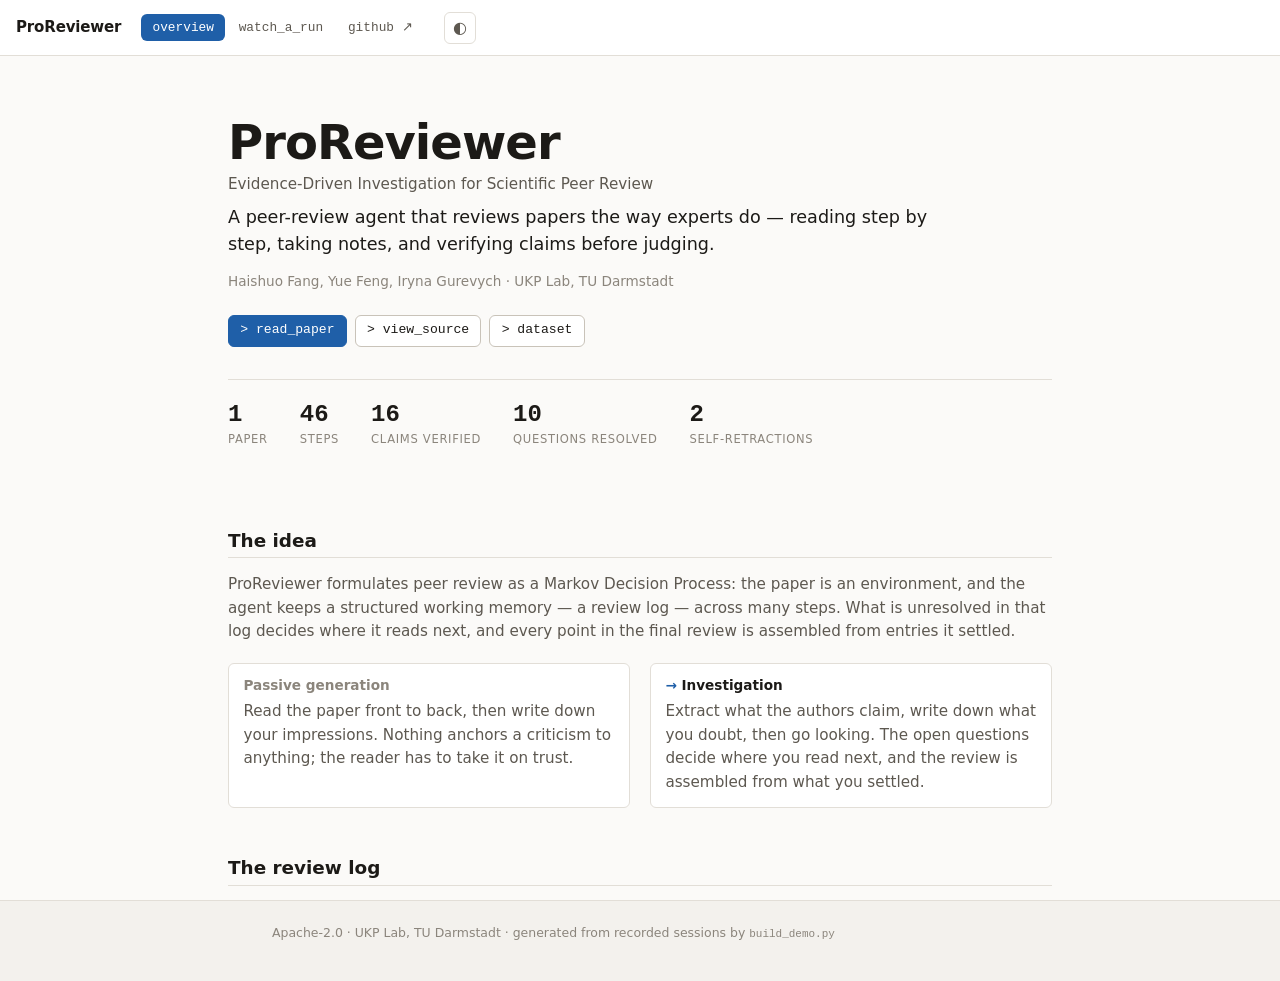
<file: demo/v-stack.html>
<!doctype html>
<html lang="en" data-theme="auto">
<head>
<meta charset="utf-8">
<meta name="viewport" content="width=device-width, initial-scale=1">
<title>ProReviewer — Evidence-Driven Investigation for Scientific Peer Review</title>
<meta name="description" content="A recorded peer-review agent run: the evidence behind every review point, and the investigation followed step by step.">
<style>
/* ProReviewer demo
 *
 * Two disjoint palettes, and the separation is load-bearing:
 *
 *   CHROME  — neutral. Plus exactly one accent hue, used for focus rings, links
 *             and the current step. Nothing else may use it.
 *   STATUS  — semantic. --st-* appear only inside status chips, revision spines
 *             and the aggregate bar. A "Strengths" heading must not be green
 *             just because green exists, or colour stops meaning anything.
 *
 * Green/amber/red is the deuteranopia-hostile axis and `weak` is 10 of the 16
 * claims here, so status is carried on three redundant channels: the glyph, the
 * word, and the chip's border style. It survives greyscale.
 *
 * Type: serif = the paper's own words · sans = the agent · mono = instrumentation
 * (identifiers, statuses, line numbers, all numerals).
 */

:root {
  --bg: #fbfaf8;
  --bg-raised: #ffffff;
  --bg-sunken: #f3f1ed;
  --bg-touch: #eef4fb;
  --fg: #1c1a17;
  --fg-muted: #5d5850;
  --fg-faint: #8b857c;
  --line: #e2ded7;
  --line-strong: #c9c3b9;
  --accent: #1f5fa8;

  --st-unknown: #6d6862;
  --st-weak: #8a5309;
  --st-supported: #10684a;
  --st-invalid: #a3261f;

  --sans: ui-sans-serif, system-ui, -apple-system, "Segoe UI", Roboto, sans-serif;
  --serif: ui-serif, Georgia, "Iowan Old Style", "Times New Roman", serif;
  --mono: ui-monospace, SFMono-Regular, "SF Mono", Menlo, Consolas, monospace;

  --wrap: 46rem;
  --topbar-h: 3.5rem;
  --radius: 6px;
}

@media (prefers-color-scheme: dark) {
  :root[data-theme="auto"] { color-scheme: dark; }
  :root[data-theme="auto"] {
    --bg: #14130f;
    --bg-raised: #1c1b17;
    --bg-sunken: #100f0c;
    --bg-touch: #16202c;
    --fg: #ece8e1;
    --fg-muted: #a9a298;
    --fg-faint: #7d766c;
    --line: #2e2c26;
    --line-strong: #43403a;
    --accent: #6fa8e8;
    --st-unknown: #9a948b;
    /* Amber vibrates on near-black; desaturated and lightened to hold 4.5:1. */
    --st-weak: #d6a256;
    --st-supported: #5ec79b;
    --st-invalid: #ef8279;
  }
}

:root[data-theme="dark"] {
  color-scheme: dark;
  --bg: #14130f;
  --bg-raised: #1c1b17;
  --bg-sunken: #100f0c;
  --bg-touch: #16202c;
  --fg: #ece8e1;
  --fg-muted: #a9a298;
  --fg-faint: #7d766c;
  --line: #2e2c26;
  --line-strong: #43403a;
  --accent: #6fa8e8;
  --st-unknown: #9a948b;
  --st-weak: #d6a256;
  --st-supported: #5ec79b;
  --st-invalid: #ef8279;
}

:root[data-theme="light"] { color-scheme: light; }

* { box-sizing: border-box; }

html, body { height: 100%; }

body {
  margin: 0;
  font-family: var(--sans);
  font-size: 15px;
  line-height: 1.55;
  color: var(--fg);
  background: var(--bg);
  -webkit-text-size-adjust: 100%;
}

h1, h2, h3 { font-weight: 600; line-height: 1.25; }
a { color: var(--accent); }
code, kbd { font-family: var(--mono); font-size: 0.88em; }
kbd {
  border: 1px solid var(--line-strong);
  border-bottom-width: 2px;
  border-radius: 4px;
  padding: 0 .3em;
  background: var(--bg-raised);
}

:focus-visible {
  outline: 2px solid var(--accent);
  outline-offset: 2px;
  border-radius: 3px;
}

.sr-only {
  position: absolute; width: 1px; height: 1px;
  padding: 0; margin: -1px; overflow: hidden;
  clip: rect(0 0 0 0); white-space: nowrap; border: 0;
}

.skip {
  position: absolute; left: -9999px; top: 0; z-index: 20;
  background: var(--bg-raised); padding: .6rem 1rem; border: 1px solid var(--accent);
}
.skip:focus { left: .5rem; top: .5rem; }

/* ── Top bar ──────────────────────────────────────────────────────── */

.topbar {
  position: sticky; top: 0; z-index: 10;
  display: flex; align-items: center; gap: 1.25rem;
  height: var(--topbar-h); padding: 0 1rem;
  background: var(--bg-raised);
  border-bottom: 1px solid var(--line);
  flex-wrap: wrap;
}
.brand {
  display: flex; flex-direction: column; line-height: 1.15;
  text-decoration: none; color: inherit;
}
.brand-name { font-weight: 650; letter-spacing: -0.01em; }
.brand-sub { font-size: .72rem; color: var(--fg-faint); }

.sessions { display: flex; gap: .4rem; flex: 1 1 auto; min-width: 0; }
.sessions button {
  display: flex; flex-direction: column; align-items: flex-start;
  gap: .05rem; padding: .3rem .65rem;
  background: transparent; border: 1px solid transparent; border-radius: var(--radius);
  color: var(--fg-muted); font: inherit; cursor: pointer; text-align: left;
}
.sessions button[aria-selected="true"] {
  background: var(--bg-sunken); border-color: var(--line);
  color: var(--fg);
}
.sessions .s-title { font-size: .82rem; font-weight: 600; }
/* The run's provenance shape, not its score: the score is the one output with
 * no evidence links, so it does not belong in the page chrome. */
.sessions .s-shape { font-family: var(--mono); font-size: .68rem; color: var(--fg-faint); }
.sessions button[aria-selected="true"] .s-shape { color: var(--fg-muted); }
.sessions[data-single="1"] button { cursor: default; }

.views { display: flex; gap: .15rem; }
.views { align-items: center; }
.views button, .views .nav-out {
  padding: .35rem .7rem; border: 0; border-radius: var(--radius);
  background: transparent; color: var(--fg-muted);
  font-family: var(--mono); font-size: .8rem; cursor: pointer;
  text-decoration: none; white-space: nowrap;
}
.views .nav-out:hover { color: var(--fg); }
.views button:hover { color: var(--fg); }
.views button[aria-selected="true"] {
  background: var(--accent); color: #fff;
}
:root[data-theme="dark"] .views button[aria-selected="true"],
:root[data-theme="auto"] .views button[aria-selected="true"] { color: #0d1117; }
@media (prefers-color-scheme: light) {
  :root[data-theme="auto"] .views button[aria-selected="true"] { color: #fff; }
}
.views button[disabled] { opacity: .4; cursor: not-allowed; }

.theme {
  background: transparent; border: 1px solid var(--line);
  border-radius: var(--radius); color: var(--fg-muted);
  width: 2rem; height: 2rem; cursor: pointer; font-size: 1rem; line-height: 1;
}

/* ── Overview / project page ──────────────────────────────────────── */

.view-overview { overflow-y: auto; }

.hero {
  max-width: 54rem; margin: 0 auto; padding: 3.5rem 1.25rem 2rem;
}
.hero h1 {
  font-size: clamp(2rem, 5vw, 3rem); margin: 0 0 .6rem;
  letter-spacing: -0.02em; display: flex; flex-direction: column; gap: .2rem;
}
.hero-sub {
  font-size: .95rem; font-weight: 400; color: var(--fg-muted);
  letter-spacing: 0;
}
.hero-tagline {
  font-size: 1.1rem; color: var(--fg); margin: 0 0 .8rem; max-width: 44rem;
}
.hero-authors {
  font-size: .85rem; color: var(--fg-faint); margin: 0 0 1.4rem;
}

/* Terminal-style calls to action: the project is a CLI tool, and the prompt
 * glyph says so without a paragraph of explanation. */
.cta { display: flex; gap: .5rem; flex-wrap: wrap; margin-bottom: 2rem; }
.cta .btn, .btn { font-family: var(--mono); font-size: .82rem; text-decoration: none; }

.metrics {
  display: flex; flex-wrap: wrap; gap: 2rem; margin: 0;
  padding-top: 1.4rem; border-top: 1px solid var(--line);
}
.metric dt {
  font-family: var(--mono); font-size: 1.5rem; font-weight: 600;
  line-height: 1.1; color: var(--fg);
}
.metric dd {
  margin: .15rem 0 0; font-size: .72rem; color: var(--fg-faint);
  text-transform: uppercase; letter-spacing: .06em;
}

.prose { max-width: 54rem; margin: 0 auto; padding: 0 1.25rem 5rem; }
.block { margin-top: 3rem; }
.block > h2 {
  font-size: 1.15rem; margin: 0 0 .7rem;
  padding-bottom: .35rem; border-bottom: 1px solid var(--line);
}
.block p { color: var(--fg-muted); }

.contrast {
  display: grid; grid-template-columns: 1fr 1fr; gap: 1.25rem; margin-top: 1.2rem;
}
.contrast-col {
  border: 1px solid var(--line); border-radius: var(--radius);
  padding: .8rem .9rem; background: var(--bg-raised);
}
.contrast-col h3 { font-size: .85rem; margin: 0 0 .4rem; }
.contrast-col p { font-size: .88rem; margin: 0; }
/* Neutral: these are two approaches, not two verdicts — status hues stay
 * reserved for actual claim and question statuses. */
.contrast-col h3.bad { color: var(--fg-faint); }
.contrast-col h3.good { color: var(--fg); }
.contrast-col h3.good::before { content: "→ "; color: var(--accent); }

.legend dt {
  font-weight: 600; margin-top: .9rem; display: flex; gap: .45rem;
  align-items: center; font-family: var(--mono); font-size: .85rem;
}
.legend dd { margin: .2rem 0 0 1.8rem; color: var(--fg-muted); font-size: .9rem; }

.install { display: grid; gap: 1rem; margin-top: 1rem; }
.install-card {
  border: 1px solid var(--line); border-radius: var(--radius);
  padding: .8rem .9rem; background: var(--bg-raised);
}
.install-card h3 { font-size: .9rem; margin: 0 0 .2rem; }
.install-card .caption { margin: 0 0 .5rem; }
.install-card .cmd { margin: 0; max-height: none; }

.bibtex {
  font-family: var(--mono); font-size: .76rem; line-height: 1.5;
  background: var(--bg-sunken); border: 1px solid var(--line);
  border-radius: var(--radius); padding: .8rem .9rem; overflow-x: auto;
  color: var(--fg-muted); white-space: pre;
}

/* ── Views ────────────────────────────────────────────────────────── */

main { height: calc(100dvh - var(--topbar-h)); }
@supports not (height: 100dvh) { main { height: calc(100vh - var(--topbar-h)); } }

.view[hidden] { display: none; }
.view { height: 100%; }
.view-review { overflow-y: auto; }
.view-overview .prose p { font-size: .95rem; }

.view-intro, .doc {
  max-width: var(--wrap); margin: 0 auto; padding: 1.75rem 1.25rem .5rem;
}
.doc { padding-bottom: 4rem; max-width: 52rem; }
.doc h2 { font-size: 1.5rem; margin: 0 0 .4rem; }
.doc h3 { font-size: 1.05rem; margin: 2rem 0 .4rem; }
.lede { color: var(--fg-muted); font-size: 1.02rem; }
.caption { color: var(--fg-faint); font-size: .85rem; }
.view-intro h2 { font-size: 1.35rem; margin: 0 0 .4rem; }
.view-intro p { color: var(--fg-muted); margin: 0 0 .9rem; }

/* ── Watch a run ──────────────────────────────────────────────────── */

/* The run is one vertical chain — paper → commands → log → review — so the view
 * is a scroller, not a set of side-by-side panes. Reading it top to bottom *is*
 * the explanation; parallel columns left the causal order to be inferred. */
.view-watch { overflow-y: auto; }

/* Two selectors — paper, then model — then the trajectory below. */
.selectors {
  display: flex; align-items: flex-end; gap: 1.25rem; flex-wrap: wrap;
  padding: .8rem 1rem .7rem; border-bottom: 1px solid var(--line);
}
.selector { display: flex; flex-direction: column; gap: .2rem; min-width: 0; }
.selector label {
  font-family: var(--mono); font-size: .68rem; color: var(--fg-faint);
  letter-spacing: .04em;
}
.selector select {
  font-family: var(--mono); font-size: .82rem; color: var(--fg);
  background: var(--bg-raised); border: 1px solid var(--line-strong);
  border-radius: var(--radius); padding: .35rem 1.8rem .35rem .6rem;
  max-width: 34rem; cursor: pointer;
  appearance: none; -webkit-appearance: none;
  background-image: linear-gradient(45deg, transparent 50%, currentColor 50%),
                    linear-gradient(135deg, currentColor 50%, transparent 50%);
  background-position: right 0.85rem center, right 0.6rem center;
  background-size: 5px 5px, 5px 5px;
  background-repeat: no-repeat;
}
.selector select:disabled { cursor: default; opacity: .75; }
.selector-meta {
  display: flex; flex-direction: column; gap: .2rem;
  margin-left: auto; align-items: flex-end;
}

/* Scrubbing must stay reachable from anywhere in the stack, so the controls
 * ride along. Their height is constant across steps — nothing below may push
 * them around mid-replay. */
.watch-controls {
  position: sticky; top: 0; z-index: 4;
  background: var(--bg); border-bottom: 1px solid var(--line);
}

.runhead {
  display: flex; align-items: baseline; gap: 1rem; flex-wrap: wrap;
  padding: .5rem 1rem 0;
}
.section-rule {
  margin: 0;
  font-size: .72rem; text-transform: uppercase; letter-spacing: .07em;
  color: var(--fg-faint); font-weight: 600;
}
.flowjump { display: flex; gap: .1rem; margin-left: auto; }
.flowjump button {
  font-family: var(--mono); font-size: .7rem; cursor: pointer;
  background: transparent; border: 1px solid transparent; border-radius: var(--radius);
  color: var(--fg-faint); padding: .1rem .45rem;
}
.flowjump button:hover { color: var(--fg); border-color: var(--line); }

.selector-meta .caption { margin: 0; font-size: .74rem; text-align: right; }
/* Stats read as one instrument line rather than a band of big numbers: the
   vertical budget above the panes is the scarce resource here. */
.runstats { display: flex; gap: .9rem; margin: 0; font-family: var(--mono); }
.runstat { display: flex; align-items: baseline; gap: .25rem; }
.runstat dt { font-size: .8rem; font-weight: 600; }
.runstat dd { margin: 0; font-size: .66rem; color: var(--fg-faint); }

/* Without a transcript there is nothing to scrub; remove the controls and the
   two step-scoped bands rather than show a dead scrubber and two empty boxes.
   `display:none` also suppresses counter-increment, so the log and the review
   renumber themselves to 1 and 2 instead of leaving holes at 1 and 2. */
body[data-hasrun="0"] .runbar,
body[data-hasrun="0"] .rail-wrap,
body[data-hasrun="0"] .stephead,
body[data-hasrun="0"] .statusbar,
body[data-hasrun="0"] .loopback,
body[data-hasrun="0"] #band-agenda,
body[data-hasrun="0"] #band-read,
body[data-hasrun="0"] #band-write,
body[data-hasrun="0"] [data-jump="band-agenda"],
body[data-hasrun="0"] [data-jump="band-read"],
body[data-hasrun="0"] [data-jump="band-write"] { display: none; }
/* Nothing is animating, so the log has no reason to be a viewport-high window
   onto itself: let both remaining bands run at their natural length. */
body[data-hasrun="0"] #band-log .band-body { height: auto; max-height: none; }

.runbar {
  display: flex; align-items: center; justify-content: space-between;
  gap: 1rem; padding: .35rem 1rem .3rem; flex-wrap: wrap;
}
.runbar-left { display: flex; align-items: center; gap: .4rem; }
.btn {
  font: inherit; font-size: .85rem; padding: .3rem .7rem; cursor: pointer;
  background: var(--bg-raised); color: var(--fg);
  border: 1px solid var(--line-strong); border-radius: var(--radius);
}
.btn:hover { border-color: var(--fg-faint); }
.btn-primary { background: var(--accent); border-color: var(--accent); color: #fff; }
:root[data-theme="dark"] .btn-primary { color: #0d1117; }
.stepnum {
  font-family: var(--mono); font-size: .8rem; color: var(--fg-muted);
  min-width: 5.5rem; text-align: center;
}

.notable-btn {
  font: inherit; font-size: .78rem; cursor: pointer;
  background: var(--bg-sunken); color: var(--fg-muted);
  border: 1px solid var(--line); border-radius: 999px;
  padding: .15rem .6rem; margin-left: .35rem;
}
.notable-btn:hover { color: var(--fg); border-color: var(--line-strong); }
.notable-lead { font-size: .78rem; color: var(--fg-faint); }

/* The rail is the timeline and the scrubber at once. Tick height encodes how
 * much a step changed, so the read / log / read rhythm is visible as a shape
 * before anyone reads a label. */
.rail-wrap { padding: 0 1rem .35rem; }
.chapters { display: flex; gap: 1px; margin-bottom: 3px; }
.chapter {
  font-size: .62rem; text-transform: uppercase; letter-spacing: .06em;
  color: var(--fg-faint); background: var(--bg-sunken);
  padding: .1rem .4rem; border-radius: 3px; white-space: nowrap; overflow: hidden;
}
.rail {
  position: relative; display: flex; align-items: flex-end;
  height: 34px; padding: 0 2px; cursor: pointer;
  background: var(--bg-sunken); border: 1px solid var(--line); border-radius: var(--radius);
}
.ticks { display: flex; align-items: flex-end; gap: 1px; margin: 0; padding: 0; list-style: none; width: 100%; height: 100%; }
.tick {
  flex: 1 1 0; min-width: 3px; position: relative;
  height: calc(6px + var(--mut, 0) * 3.2px);
  background: var(--line-strong); border-radius: 1px 1px 0 0;
  align-self: flex-end;
}
.tick[data-kind="read"] { background: transparent; border: 1px solid var(--line-strong); }
.tick[data-kind="setup"] { background: var(--line); }
.tick[data-kind="review"] { background: var(--accent); opacity: .55; }
.tick[data-mark]::before {
  content: attr(data-glyph); position: absolute; top: -13px; left: 50%;
  transform: translateX(-50%); font-size: .7rem; color: var(--fg-muted);
}
.tick[data-on="1"] { background: var(--accent); opacity: 1; box-shadow: 0 0 0 1px var(--accent); }
.tick[data-past="1"]:not([data-on="1"]) { opacity: .85; }
.tick[data-past="0"] { opacity: .35; }
.rail-help { margin: .2rem 0 0; font-size: .68rem; color: var(--fg-faint); }

/* ── The stack ────────────────────────────────────────────────────── */

/* Every band keeps a fixed height across steps. Scrubbing must not move the
 * page under the reader: if band 1 grew when an excerpt ran long, the log two
 * bands down would jump on every arrow key. Only the review — last, and below
 * everything else — is allowed to grow, because growth there disturbs nothing
 * above it. */
.stephead {
  max-width: 62rem; margin: 0 auto; padding: .7rem 1rem 0;
  height: clamp(74px, 11vh, 150px); overflow-y: auto; overscroll-behavior: contain;
}
.flow {
  counter-reset: band;
  max-width: 62rem; margin: 0 auto; padding: .4rem 1rem 5rem;
}
.band { counter-increment: band; position: relative; margin-top: 1.4rem; scroll-margin-top: 8rem; }
/* The connector is the argument: each band is caused by the one above it. */
.band + .band::before {
  content: "↓"; position: absolute; top: -1.35rem; left: .55rem;
  color: var(--line-strong); font-size: .85rem; line-height: 1;
}
.band-h {
  display: flex; align-items: baseline; gap: .5rem; margin: 0 0 .35rem;
  font-size: .74rem; text-transform: uppercase; letter-spacing: .07em;
  color: var(--fg-faint); font-weight: 600;
}
.band-n {
  display: inline-flex; align-items: center; justify-content: center;
  width: 1.15rem; height: 1.15rem; flex: none;
  font-family: var(--mono); font-size: .68rem; font-weight: 600;
  border: 1px solid var(--line-strong); border-radius: 50%;
  color: var(--fg-muted);
}
.band-n::before { content: counter(band); }
.band-note {
  font-family: var(--mono); font-size: .7rem; text-transform: none;
  letter-spacing: 0; color: var(--fg-faint); margin-left: auto; text-align: right;
}
.band-body {
  min-height: 0; overflow-y: auto; overscroll-behavior: contain;
  background: var(--bg-raised); border: 1px solid var(--line);
  border-radius: var(--radius); padding: .6rem .7rem;
}

#band-agenda .band-body { height: clamp(78px, 12vh, 170px); }
#band-read .band-body { height: clamp(150px, 24vh, 300px); padding: 0; }
#band-read .excerpt { max-height: none; border: 0; border-radius: 0; background: transparent; }
/* Text the agent is still working from but did not open at this step: present,
   and visibly not fresh. */
#band-read[data-carried="1"] .band-body { background: var(--bg-sunken); }
#band-read[data-carried="1"] .excerpt { opacity: .72; }

#band-write .band-body { height: clamp(96px, 15vh, 210px); }
#band-log .band-body { position: relative; height: clamp(230px, 38vh, 580px); }
#band-review .band-body { overflow: visible; }

/* ── The agenda: what the log still owes an answer ────────────────── */

/* Deliberately dense. The agenda is a *quantity* before it is a list — the
 * reader should see it swell during the investigation and drain to nothing
 * before the review appears, which is the loop's exit condition made visible. */
.agenda { display: flex; flex-wrap: wrap; gap: .25rem; }
.ag {
  display: inline-flex; align-items: center; gap: .25rem;
  font-family: var(--mono); font-size: .68rem; cursor: pointer;
  padding: .05rem .35rem; border-radius: 3px;
  border: 1px solid var(--line); background: var(--bg-sunken); color: var(--fg-muted);
}
.ag:hover { border-color: var(--line-strong); color: var(--fg); }
.ag-g { font-weight: 700; }
/* The agent named these before it read; the accent is the same one the current
 * step uses, because "what it is working on" is one idea. */
.ag[data-role="target"] {
  border-color: var(--accent); color: var(--accent);
  background: var(--bg-touch); font-weight: 600;
}
.ag[data-role="settled"] { border-style: dashed; opacity: .55; }
.ag[data-role="settled"] .ag-id { text-decoration: line-through; }
.ag-lead { font-size: .78rem; color: var(--fg-muted); margin: .45rem 0 0; }
.ag-lead:first-child { margin-top: 0; }

.loopback {
  margin: .4rem 0 0; font-size: .75rem; color: var(--fg-muted);
  font-family: var(--mono);
}

/* ── The step, and what it read ───────────────────────────────────── */

.step-label { font-family: var(--mono); font-size: .82rem; margin: 0 0 .3rem; }
.step-kind {
  display: inline-block; font-size: .65rem; text-transform: uppercase;
  letter-spacing: .06em; padding: .05rem .4rem; border-radius: 3px;
  background: var(--bg-sunken); color: var(--fg-muted); margin-right: .4rem;
}
.step-kind[data-status="error"], .step-kind[data-status="rejected"] {
  color: var(--st-invalid); background: transparent; border: 1px solid currentColor;
}
.say {
  font-size: .93rem; border-left: 2px solid var(--line-strong);
  padding-left: .7rem; margin: .6rem 0; color: var(--fg);
}
.say em { color: var(--fg-muted); }
.step-err {
  font-family: var(--mono); font-size: .76rem; white-space: pre-wrap;
  color: var(--st-invalid); background: var(--bg-sunken);
  padding: .5rem .6rem; border-radius: var(--radius); margin: .5rem 0;
}
/* The excerpt is shown as the Read tool showed it — a gutter and raw lines,
 * not rendered markdown. It is the paper, not the agent, and should not look
 * like the surrounding prose. */
.excerpt {
  font-family: var(--serif); font-size: .82rem; line-height: 1.5;
  background: var(--bg-sunken); border: 1px solid var(--line);
  border-radius: var(--radius); padding: .5rem 0; margin: 0;
  max-height: 60vh; overflow: auto;
}
.read-empty { color: var(--fg-faint); font-size: .85rem; padding: .6rem .7rem; margin: 0; }
.excerpt .ln { display: flex; gap: .7rem; padding: 0 .6rem; }
.excerpt .ln:hover { background: var(--bg-raised); }
.excerpt .n {
  font-family: var(--mono); font-size: .68rem; color: var(--fg-faint);
  min-width: 2.6rem; text-align: right; user-select: none; flex: none;
  padding-top: .12rem;
}
.excerpt .tx { white-space: pre-wrap; word-break: break-word; }
.cmd {
  font-family: var(--mono); font-size: .74rem; white-space: pre-wrap;
  color: var(--fg-muted); background: var(--bg-sunken);
  padding: .5rem .6rem; border-radius: var(--radius); margin: .5rem 0 0;
  max-height: 11rem; overflow: auto;
}
/* Where in the paper this is, and how much of the paper the whole run ever
 * opened. What was never opened is as much a fact about the review as what was,
 * and it is only showable because the entire paper is inlined. */
.coverage { margin-top: .35rem; }
.cov-bar {
  position: relative;
  display: flex; height: 7px; border-radius: 3px; overflow: hidden;
  background: var(--line); border: 1px solid var(--line);
}
.cov-seg[data-read="1"] { background: var(--accent); opacity: .45; }
.cov-seg[data-read="0"] { background: transparent; }
.cov-now {
  position: absolute; top: -2px; bottom: -2px; min-width: 2px;
  background: var(--accent); border-radius: 1px;
  box-shadow: 0 0 0 1px var(--bg);
}
.cov-now[hidden] { display: none; }
.cov-help { margin: .2rem 0 0; font-size: .66rem; color: var(--fg-faint); font-family: var(--mono); }

/* ── What it wrote to the log ─────────────────────────────────────── */

/* One row per CLI call, in the order they ran. This is the band the whole page
 * is for: the paper text above it is why the command exists, and the log below
 * it is what the command did. Each row is a jump to the entry it touched. */
.write {
  display: flex; align-items: baseline; gap: .4rem; width: 100%;
  font: inherit; text-align: left; cursor: pointer;
  background: transparent; border: 0; border-bottom: 1px solid var(--line);
  border-radius: 0; padding: .28rem .15rem;
}
.write:last-child { border-bottom: 0; }
.write:hover { background: var(--bg-touch); }
.w-g {
  font-family: var(--mono); font-weight: 700; font-size: .8rem;
  width: 1rem; flex: none; text-align: center; color: var(--fg-muted);
}
.write[data-v="add"] .w-g { color: var(--accent); }
.w-op {
  font-family: var(--mono); font-size: .7rem; color: var(--fg-muted);
  background: var(--bg-sunken); border-radius: 3px; padding: .02rem .35rem; flex: none;
}
.w-text {
  font-size: .8rem; color: var(--fg-muted); flex: 1 1 auto; min-width: 0;
  overflow: hidden; text-overflow: ellipsis; white-space: nowrap;
}
.w-srcs { font-family: var(--mono); font-size: .66rem; color: var(--fg-faint); flex: none; }
.rawcmd { margin-top: .5rem; }
.rawcmd summary { cursor: pointer; color: var(--fg-faint); font-size: .72rem; font-family: var(--mono); }
.rawcmd .cmd { max-height: none; }

/* ── Entries ──────────────────────────────────────────────────────── */

.entry {
  border: 1px solid var(--line); border-radius: var(--radius);
  background: var(--bg-raised); padding: .55rem .65rem; margin-bottom: .5rem;
}
.entry[data-present="0"] { display: none; }
.entry[data-touch="1"] {
  box-shadow: inset 3px 0 0 var(--accent);
  background: var(--bg-touch);
}
.entry[data-touch="1"]::after {
  content: "changed here"; float: right; font-family: var(--mono);
  font-size: .62rem; color: var(--accent); text-transform: uppercase;
  letter-spacing: .05em;
}
.entry-head { display: flex; align-items: center; gap: .4rem; flex-wrap: wrap; }
.eid {
  font-family: var(--mono); font-size: .76rem; font-weight: 600;
  padding: .02rem .3rem; border-radius: 3px;
  background: var(--bg-sunken); color: var(--fg-muted);
}
.sec { font-family: var(--mono); font-size: .68rem; color: var(--fg-faint); }
.entry-text { margin: .4rem 0 0; font-size: .88rem; }
.entry-type {
  font-size: .64rem; text-transform: uppercase; letter-spacing: .05em;
  color: var(--fg-faint);
}

/* Status: glyph + word + border-style. Three channels, so the meaning survives
 * greyscale and the common colour-vision deficiencies. */
.chip {
  display: inline-flex; align-items: center; gap: .3rem;
  font-family: var(--mono); font-size: .68rem;
  padding: .02rem .4rem; border-radius: 3px;
  color: var(--st-unknown); border: 1px solid currentColor;
}
.chip .g { font-weight: 700; width: .8em; text-align: center; }
.chip[data-status="supported"], .chip[data-status="resolved"] {
  color: var(--st-supported); border-style: solid;
}
.chip[data-status="weak"], .chip[data-status="partially_answered"] {
  color: var(--st-weak); border-style: dashed;
}
.chip[data-status="invalid"] { color: var(--st-invalid); border-width: 2px; }
.chip[data-status="to_be_verified"], .chip[data-status="open"] {
  color: var(--st-unknown); border-style: dotted;
}
.chip-was { opacity: .5; }
.chip-arrow { color: var(--fg-faint); font-size: .7rem; }

.mark {
  font-family: var(--mono); font-size: .64rem; padding: .02rem .35rem;
  border-radius: 3px; border: 1px solid var(--line-strong); color: var(--fg-muted);
}
.mark[data-change="retraction"] { border-color: var(--st-weak); color: var(--st-weak); }

/* The spine shows at a glance that an entry changed more than once, and each
 * pip is a jump to the step where it changed. */
.spine { display: flex; gap: 2px; margin: 0 0 0 auto; padding: 0; list-style: none; }
.spine button {
  width: 1.05rem; height: 1.05rem; padding: 0; cursor: pointer;
  font-family: var(--mono); font-size: .62rem; line-height: 1;
  border: 1px solid currentColor; border-radius: 50%;
  background: var(--bg); color: var(--st-unknown);
}
.spine button[data-status="supported"], .spine button[data-status="resolved"] { color: var(--st-supported); }
.spine button[data-status="weak"] { color: var(--st-weak); }
.spine button[data-status="invalid"] { color: var(--st-invalid); }
.spine button[data-on="1"] { background: currentColor; }
.spine button[data-on="1"]::first-line { color: var(--bg); }

.rev { margin-top: .45rem; }
.rev[hidden] { display: none; }
.rev-body { font-size: .84rem; color: var(--fg-muted); margin: .25rem 0 0; }
.rev-srcs { font-family: var(--mono); font-size: .68rem; color: var(--fg-faint); margin-top: .2rem; }
.tagbadge {
  display: inline-block; font-family: var(--mono); font-size: .62rem;
  letter-spacing: .05em; padding: .02rem .35rem; border-radius: 3px;
  background: var(--bg-sunken); color: var(--fg-muted); margin-right: .35rem;
}
.superseded { margin-top: .4rem; font-size: .8rem; }
.superseded summary { cursor: pointer; color: var(--fg-faint); font-size: .74rem; }
/* Hatched and muted rather than struck through: 800 struck-through characters
 * are unreadable, and the point is that it can still be read. */
.superseded .old {
  margin-top: .3rem; padding: .35rem .6rem; color: var(--fg-faint);
  border-left: 3px solid var(--line-strong);
  background: repeating-linear-gradient(45deg,
      transparent, transparent 5px, var(--bg-sunken) 5px, var(--bg-sunken) 10px);
}
.issues { margin: .35rem 0 0; padding-left: 1rem; font-size: .8rem; color: var(--fg-muted); }
.issues li { margin: .1rem 0; }

.orphan-badge {
  font-family: var(--mono); font-size: .62rem; color: var(--st-weak);
  border: 1px dashed currentColor; border-radius: 3px; padding: .02rem .35rem;
}

/* ── Status aggregate bar ─────────────────────────────────────────── */

.statusbar { display: flex; gap: .5rem; flex-wrap: wrap; margin-bottom: .6rem; }
.sb-item { display: flex; align-items: center; gap: .25rem; font-family: var(--mono); font-size: .68rem; }
.sb-swatch { width: .6rem; height: .6rem; border: 1px solid currentColor; border-radius: 2px; }
.sb-item[data-zero="1"] { opacity: .4; }

/* ── Review points ────────────────────────────────────────────────── */

.point {
  border: 1px solid var(--line); border-radius: var(--radius);
  background: var(--bg-raised); padding: .55rem .65rem; margin-bottom: .5rem;
}
.point[data-present="0"] { display: none; }
.point-h { display: flex; align-items: center; gap: .4rem; margin-bottom: .3rem; }
.point-sec {
  font-size: .64rem; text-transform: uppercase; letter-spacing: .06em;
  color: var(--fg-faint);
}
.point-text { font-size: .86rem; margin: 0; }
/* Clamp only while the run is mid-replay, where the band is a progress
   indicator; at the end it is the review itself and must be readable. */
body[data-playing="1"] #band-review .point-text {
  display: -webkit-box; -webkit-line-clamp: 5; -webkit-box-orient: vertical;
  overflow: hidden;
}
.cites { display: flex; gap: .25rem; flex-wrap: wrap; margin-top: .4rem; }
.cite {
  font-family: var(--mono); font-size: .66rem; cursor: pointer;
  background: var(--bg-sunken); color: var(--fg-muted);
  border: 1px solid var(--line); border-radius: 3px; padding: .02rem .35rem;
}
.cite:hover { color: var(--fg); border-color: var(--line-strong); }

.empty { color: var(--fg-faint); font-size: .85rem; font-style: italic; padding: 1rem 0; }

/* Cross-highlighting, both directions. */
.entry[data-sel="1"], .point[data-sel="1"] {
  border-color: var(--accent); box-shadow: 0 0 0 1px var(--accent);
}
.entry[data-rel="1"], .point[data-rel="1"] { border-color: var(--accent); }
body[data-focus]:not([data-focus=""]) .entry[data-rel="0"][data-sel="0"],
body[data-focus]:not([data-focus=""]) .point[data-rel="0"][data-sel="0"] { opacity: .35; }

/* ── The review, at the end of the chain that produced it ─────────── */

.uncited-note {
  margin: 0 0 .8rem; font-size: .85rem; color: var(--fg-muted);
  border-left: 2px solid var(--line-strong); padding-left: .7rem;
}
.uncited-note:empty { display: none; }

.rv-section { margin-top: 1.75rem; }
.rv-section:first-child { margin-top: 0; }
.rv-section h3 {
  margin: 0 0 .6rem; font-size: .95rem;
  padding-bottom: .25rem; border-bottom: 1px solid var(--line);
}
.summary-text { font-size: .95rem; }
.score-line { font-family: var(--mono); font-size: .9rem; color: var(--fg-muted); }
.score-box {
  margin-top: 1.5rem; padding-top: .8rem; border-top: 1px solid var(--line);
}
.score-box[hidden] { display: none; }
.score-box h3 {
  font-size: .72rem; text-transform: uppercase; letter-spacing: .07em;
  color: var(--fg-faint); margin: 0 0 .2rem;
}

/* The compact legend inside the run, in place of a separate explainer tab. */
.legend-strip { margin: 0 0 .7rem; font-size: .82rem; }
.legend-strip summary { cursor: pointer; color: var(--fg-faint); font-size: .76rem; }
.legend-strip p { color: var(--fg-muted); margin: .4rem 0; }
.legend-strip .eid { font-size: .7rem; }
.chips { display: flex; gap: .4rem; flex-wrap: wrap; margin: .5rem 0; }
.chips .chip[data-zero="1"] { opacity: .4; }

/* ── Footer ───────────────────────────────────────────────────────── */

.footer { border-top: 1px solid var(--line); padding: 1rem 1.25rem 2rem; background: var(--bg-sunken); }
.fine { color: var(--fg-faint); font-size: .78rem; max-width: var(--wrap); margin: .4rem auto; }
.warn {
  max-width: var(--wrap); margin: 0 auto .4rem; font-size: .8rem;
  color: var(--st-weak); border: 1px dashed currentColor;
  border-radius: var(--radius); padding: .4rem .6rem;
}

/* ── Responsive ───────────────────────────────────────────────────── */

@media (max-width: 720px) {
  .contrast { grid-template-columns: 1fr; }
  .metrics { gap: 1.2rem; }
  .hero { padding-top: 2.2rem; }
}

/* The stack is already the narrow-screen layout; it only has to stop competing
 * for height. The controls give up their sticky slot because on a short screen
 * they would take a third of it, and the scroller becomes the page itself. */
@media (max-width: 860px) {
  .topbar { height: auto; padding: .5rem 1rem; }
  main { height: auto; }
  .view-watch { height: auto; overflow: visible; }
  .watch-controls { position: static; }
  .band { scroll-margin-top: 1rem; }
  .selector-meta { margin-left: 0; align-items: flex-start; }
  .selector-meta .caption { text-align: left; }
  .w-text { white-space: normal; }
}

@media (prefers-reduced-motion: reduce) {
  * { animation: none !important; transition: none !important; scroll-behavior: auto !important; }
}

@media print {
  .topbar, .rail-wrap, .runbar, .flowjump, .footer { display: none; }
  .view[hidden] { display: block !important; }
  .band-body, .stephead, .view { height: auto; max-height: none; overflow: visible; }
}

</style>
<script>
/* Set the theme before first paint so the page never flashes the wrong one. */
try {
  var t = localStorage.getItem("pr-theme");
  if (t) document.documentElement.setAttribute("data-theme", t);
} catch (e) { /* file:// can deny storage; the default stands */ }
</script>
</head>
<body data-view="watch" data-step="0" data-focus="" data-playing="0">

<a class="skip" href="#main">Skip to content</a>

<header class="topbar">
  <a class="brand" href="#" data-view-btn="overview">
    <span class="brand-name" id="brand-name"></span>
  </a>

  <nav class="views" role="tablist" aria-label="Section">
    <button type="button" role="tab" id="tab-overview" aria-controls="view-overview" aria-selected="true" data-view-btn="overview">overview</button>
    <button type="button" role="tab" id="tab-watch" aria-controls="view-watch" aria-selected="false" data-view-btn="watch">watch_a_run</button>
    <a class="nav-out" id="nav-repo" target="_blank" rel="noopener">github ↗</a>
  </nav>

  <button type="button" class="theme" id="theme-btn" aria-label="Colour theme: auto">◐</button>
</header>

<main id="main">

  <!-- ─── Overview ────────────────────────────────────────────────── -->
  <section id="view-overview" class="view view-overview" role="tabpanel" aria-labelledby="tab-overview" tabindex="-1">
    <div class="hero">
      <h1 tabindex="-1"><span id="hero-name"></span><span class="hero-sub" id="hero-sub"></span></h1>
      <p class="hero-tagline" id="hero-tagline"></p>
      <p class="hero-authors" id="hero-authors"></p>
      <div class="cta" id="hero-links"></div>
      <dl class="metrics" id="hero-metrics"></dl>
    </div>

    <div class="prose">
      <section class="block">
        <h2>The idea</h2>
        <p id="idea-blurb"></p>
        <div class="contrast">
          <div class="contrast-col">
            <h3 class="bad">Passive generation</h3>
            <p>Read the paper front to back, then write down your impressions.
               Nothing anchors a criticism to anything; the reader has to take
               it on trust.</p>
          </div>
          <div class="contrast-col">
            <h3 class="good">Investigation</h3>
            <p>Extract what the authors claim, write down what you doubt, then
               go looking. The open questions decide where you read next, and
               the review is assembled from what you settled.</p>
          </div>
        </div>
      </section>

      <section class="block">
        <h2>The review log</h2>
        <p>The agent's working memory is three kinds of entry. It is the whole
           mechanism — everything else follows from keeping it honest.</p>
        <dl class="legend">
          <dt><span class="eid">C</span> claims</dt>
          <dd>Assertions <em>the authors</em> made. Each must reach a verdict:
              supported, weak, or invalid.</dd>
          <dt><span class="eid">Q</span> questions</dt>
          <dd>The agent's own uncertainties. Each must be answered — or
              confirmed genuinely unanswerable, which is itself a finding. An
              absence is questioned, never asserted.</dd>
          <dt><span class="eid">N</span> notes</dt>
          <dd>Its own observations: patterns across tables, things to track.</dd>
        </dl>
        <div class="chips" id="status-legend"></div>
        <p class="caption" id="status-caption"></p>
      </section>

      <section class="block">
        <h2>A recorded run</h2>
        <p id="run-blurb"></p>
        <p>
          <button type="button" class="btn btn-primary" data-view-btn="watch">&gt; watch_a_run</button>
          
        </p>
        <p class="caption">
          The replay is derived from the archived transcript, not re-enacted. The
          build refuses to publish a run that does not reproduce the session's
          own <code>review_log.json</code>.
        </p>
      </section>

      <section class="block">
        <h2>Get started</h2>
        <div class="install" id="install-blocks"></div>
      </section>

      <section class="block">
        <h2>Citation</h2>
        <pre class="bibtex" id="bibtex"></pre>
      </section>
    </div>
  </section>

  <!-- ─── Watch a run ─────────────────────────────────────────────── -->
  <section id="view-watch" class="view view-watch" role="tabpanel" aria-labelledby="tab-watch" tabindex="-1">

    <div class="selectors">
      <div class="selector">
        <label for="sel-paper">select_paper</label>
        <select id="sel-paper"></select>
      </div>
      <div class="selector">
        <label for="sel-model">select_model</label>
        <select id="sel-model"></select>
      </div>
      <div class="selector-meta">
        <p class="caption" id="run-byline"></p>
        <dl class="runstats" id="run-stats"></dl>
      </div>
    </div>

    <!-- Sticky: the controls stay put while the stack below scrolls past them. -->
    <div class="watch-controls">
      <div class="runhead">
        <h2 class="section-rule" tabindex="-1" id="run-title"></h2>
        <nav class="flowjump" aria-label="Jump to">
          <button type="button" data-jump="band-agenda">the agenda</button>
          <button type="button" data-jump="band-read">the paper</button>
          <button type="button" data-jump="band-write">the commands</button>
          <button type="button" data-jump="band-log">the log</button>
          <button type="button" data-jump="band-review">the review</button>
        </nav>
      </div>

      <div class="runbar">
        <div class="runbar-left">
          <button type="button" class="btn btn-primary" id="replay-btn">▶ Replay from the start</button>
          <button type="button" class="btn" id="prev-btn" aria-label="Previous step">◀</button>
          <span class="stepnum" id="stepnum" aria-hidden="true"></span>
          <button type="button" class="btn" id="next-btn" aria-label="Next step">▶</button>
        </div>
        <div class="runbar-right" id="notable-strip"></div>
      </div>

      <div class="rail-wrap">
        <div class="chapters" id="chapters" aria-hidden="true"></div>
        <div class="rail" id="rail" role="slider" tabindex="0"
             aria-label="Run step" aria-valuemin="0" aria-valuenow="0" aria-valuemax="0">
          <ol class="ticks" id="ticks" aria-hidden="true"></ol>
        </div>
        <p class="rail-help" id="rail-help">
          Arrow keys step · <kbd>J</kbd>/<kbd>K</kbd> jump to where the agent changed its mind ·
          <kbd>Home</kbd>/<kbd>End</kbd>
        </p>
      </div>
    </div>

    <!-- The agent's own account of the step, above the three things it did. -->
    <div class="stephead" id="stephead">
      <p class="step-label" id="step-label"></p>
      <div class="say" id="step-say" hidden></div>
      <pre class="step-err" id="step-err" hidden></pre>
    </div>

    <!--
      One vertical chain, read top to bottom, and it is a loop rather than a
      line: what the log still owes an answer decides where the agent reads,
      the reading produces commands, the commands change the log — and the log
      decides the next step. The review can only be written once the loop has
      nothing left to settle. The bands are numbered by a CSS counter, so
      hiding the run-only bands for a session with no transcript renumbers the
      rest instead of leaving gaps.
    -->
    <div class="flow">
      <section class="band" id="band-agenda" aria-label="What the log left unsettled">
        <h3 class="band-h">
          <span class="band-n" aria-hidden="true"></span>
          What the log said to do next
          <span class="band-note" id="agenda-note"></span>
        </h3>
        <div class="band-body" id="agenda-body"></div>
      </section>

      <section class="band" id="band-read" data-carried="0" aria-label="What the agent read">
        <h3 class="band-h">
          <span class="band-n" aria-hidden="true"></span>
          What it had in front of it
          <span class="band-note" id="read-note"></span>
        </h3>
        <div class="band-body" id="step-body"></div>
        <div class="coverage">
          <div class="cov-bar" id="cov-bar"><span class="cov-now" id="cov-now" hidden></span></div>
          <p class="cov-help" id="cov-help"></p>
        </div>
      </section>

      <section class="band" id="band-write" aria-label="What the agent wrote to the log">
        <h3 class="band-h">
          <span class="band-n" aria-hidden="true"></span>
          What it wrote to the log
          <span class="band-note" id="write-note"></span>
        </h3>
        <div class="band-body" id="write-body"></div>
      </section>

      <section class="band" id="band-log" aria-label="Review log">
        <h3 class="band-h">
          <span class="band-n" aria-hidden="true"></span>
          The review log, as it now stands
          <span class="band-note" id="log-count"></span>
        </h3>
        <div class="band-body" id="log-pane" aria-live="off">
          <div class="statusbar" id="statusbar" aria-hidden="true"></div>
          <details class="legend-strip">
            <summary>What am I looking at?</summary>
            <p>
              The agent keeps this log while it reads, and what is unsettled in it decides
              where it reads next. <span class="eid">C</span> claims are assertions
              <em>the authors</em> made, which it must verify.
              <span class="eid">Q</span> questions are its own uncertainties, which it must
              answer. <span class="eid">N</span> notes are its observations.
            </p>
            <div class="chips" id="status-legend-pane"></div>
            <p class="caption" id="status-caption-pane"></p>
          </details>
          <div id="log-body"></div>
        </div>
        <!-- Closes the loop: this log is the next step's agenda. -->
        <p class="loopback" id="loopback"></p>
      </section>

      <section class="band" id="band-review" aria-label="The review">
        <h3 class="band-h">
          <span class="band-n" aria-hidden="true"></span>
          The review, assembled from the log
          <span class="band-note" id="review-note"></span>
        </h3>
        <div class="band-body">
          <p class="uncited-note" id="uncited-note"></p>
          <div id="run-review-body"></div>
          <div class="score-box" id="score-box" hidden>
            <h3>Overall score</h3>
            <p class="score-line" id="score-line"></p>
          </div>
        </div>
      </section>
    </div>
  </section>

</main>

<footer class="footer">
  <div id="build-warnings"></div>
  <p class="fine">
    <span id="footer-meta"></span> ·
    generated from recorded sessions by <code>build_demo.py</code>
  </p>
</footer>

<div class="sr-only" id="announcer" aria-live="polite" aria-atomic="true"></div>
<script type="application/json" id="pr-data">{"build":{"sessions":[{"hasRun":true,"slug":"review_0A4Uf88pog","warnings":[]}]},"project":{"affiliation":"UKP Lab, TU Darmstadt","arxiv":"2606.13349","authors":["Haishuo Fang","Yue Feng","Iryna Gurevych"],"bibtex":"@article{fang2026evidence,\n  title={ProReviewer: Evidence-Driven Investigation for Scientific Peer Review},\n  author={Fang, Haishuo and Feng, Yue and Gurevych, Iryna},\n  journal={arXiv preprint arXiv:2606.13349},\n  year={2026}\n}","blurb":"ProReviewer formulates peer review as a Markov Decision Process: the paper is an environment, and the agent keeps a structured working memory — a review log — across many steps. What is unresolved in that log decides where it reads next, and every point in the final review is assembled from entries it settled.","install":[{"code":"git clone https://github.com/UKPLab/arxiv2026-ProReviewer.git\ncp -R arxiv2026-ProReviewer/ProReviewer-Skill/proreviewer ~/.claude/skills/","note":"No GPU. Install into a CLI agent (Claude Code, Codex, Gemini CLI).","title":"As a skill"},{"code":"python run_inference.py --model <model> --paper paper.pdf","note":"No GPU. Run the agent loop against any model with API keys.","title":"Against an API"},{"code":"python run_inference.py --model proreviewer-rl --paper paper.pdf","note":"GPU required. Inference with the RL-trained model.","title":"Trained checkpoint"}],"license":"Apache-2.0","links":[{"label":"read_paper","primary":true,"url":"https://arxiv.org/abs/2606.13349"},{"label":"view_source","url":"https://github.com/UKPLab/arxiv2026-ProReviewer"},{"label":"dataset","url":"https://huggingface.co/datasets/UKPLab/ProReviewer-Dataset"}],"name":"ProReviewer","repo":"https://github.com/UKPLab/arxiv2026-ProReviewer","subtitle":"Evidence-Driven Investigation for Scientific Peer Review","tagline":"A peer-review agent that reviews papers the way experts do — reading step by step, taking notes, and verifying claims before judging."},"schema":1,"sessions":[{"authors":["Zhe Ye","Zhengxu Yan","Jingxuan He","Timothe Kasriel","Kaiyu Yang","Dawn Song"],"conference":"iclr","counts":{"claims":16,"notes":6,"orphans":3,"points":17,"questions":10,"reinforcements":2,"retractions":2,"steps":46},"entries":[{"born":13,"id":"C1","issues":["Abstract lists descriptions/implementations/specs/tests but NOT ground-truth proofs","while §1 says the benchmark contains 'code","specifications","proofs'. Are reference proofs present for all 189 tasks?"],"kind":"claim","revs":[{"status":"to_be_verified","step":13},{"body":"189 tasks and the four core assets check out (49 MBPP-DFY-50 + 59 CloverBench + 81 student submissions = 189, §3.2). But 'proofs' is oversold: §3.1 says ground-truth proofs are optional and exist for only 46/189 examples. Since 76% of tasks have no reference proof, the benchmark cannot certify that its own code-spec pairs are provable.","srcs":["§3.1","§3.2"],"status":"weak","step":16}],"section":"§Abstract","tag":[],"text":"Verina is a high-quality benchmark of 189 manually curated Lean coding tasks with problem descriptions, reference implementations, formal specifications, and extensive test suites, enabling comprehensive and modular evaluation of CodeGen, SpecGen, ProofGen and their compositions.","type":"contribution"},{"born":13,"id":"C2","issues":["Headline numbers; verify against §5 tables and check whether these are single-sample pass@1 and how variance is handled."],"kind":"claim","revs":[{"status":"to_be_verified","step":13},{"body":"Two of the three headline numbers check out exactly: Table 6 gives o4-mini CodeGen Pass% = 61.4, and Table 5 gives 51.0% sound-and-complete specs. The third does not. §5 says ProofGen pass@1 is 'below 3.6% for all models' while the abstract says o4-mini 'achieves a 3.6% proof success rate', and Appendix B's subset numbers (7.41% = 8/108 on Verina-A, 1.23% = 1/81 on Verina-B) aggregate to 4.76%, above the stated ceiling. Separately, the 51.0% is not a verified figure: per Table 5 only 3.7% of o4-mini's specs are certified by proof and the rest of the 51.0% rests on testing.","srcs":["Table 5","Table 6","§5","§B"],"status":"weak","step":28}],"section":"§Abstract,§1","tag":[],"text":"The best model, OpenAI o4-mini, achieves 61.4% code correctness, 51.0% specification soundness and completeness, and only 3.6% proof success (one trial per task).","type":"empirical"},{"born":13,"id":"C3","issues":["100% coverage of what code","measured by which tool? Statement coverage of the reference implementation is a weak guarantee for functional-correctness evaluation."],"kind":"claim","revs":[{"status":"to_be_verified","step":13},{"body":"§3.2 reveals the coverage claim is not what §1 implies: full LINE coverage was measured with coverage.py on a PYTHON reference implementation, not on the Lean ground-truth code, 'since Lean lacks a robust coverage tool'. Worse, where no MBPP original existed the Python implementation was itself generated by o4-mini with manual validation. So coverage is measured on an LLM-produced proxy artifact that is never proven equivalent to the benchmark's Lean code, and line (not branch) coverage is the weakest coverage criterion.","srcs":["§3.2"],"status":"weak","step":16}],"section":"§1","tag":[],"text":"Each sample includes a comprehensive test suite with both positive and negative cases, achieving 100% code coverage and passing the ground truth specification.","type":"methodological"},{"born":13,"id":"C4","issues":["Who annotated? Any inter-annotator agreement or evidence that ground-truth specs are themselves sound and complete?"],"kind":"claim","revs":[{"status":"to_be_verified","step":13},{"body":"§3.2 documents a concrete process: manual translation of 49 MBPP-DFY-50 problems, o3-mini-assisted translation plus manual correction for 59 CloverBench problems, curation of 81 student submissions, and a stated rule that every instance was reviewed by at least two authors. The process is above the norm for benchmark papers, though no inter-annotator agreement is quantified.","srcs":["§3.2"],"status":"supported","step":16}],"section":"§1","tag":[],"text":"All samples are manually inspected and revised to ensure clear text descriptions and accurate formal specifications and code implementations.","type":"methodological"},{"born":14,"id":"C5","issues":["Clover (Sun et al. 2024) is marked full support on all three tasks and differs only on the Compositionality column; need the concrete definition of compositionality that justifies the cross/check split."],"kind":"claim","revs":[{"status":"to_be_verified","step":14},{"body":"§4.2 does define three concrete compositions (spec-guided CodeGen, spec inference from code, end-to-end), which is a genuine design contribution. But Table 1's Compositionality column is in tension with the paper's own text: Table 1 marks Clover (Sun et al. 2024) as full support on all three tasks with compositionality 'X', while §4.2 states that end-to-end verifiable code generation 'captures the scenario in Dafny-Synthesis and Clover'. The criterion separating a 'modular and composable' system from one that merely performs the composition is never defined, so the column that carries the novelty argument rests on an undefined distinction.","srcs":["§4.2","§1 Table 1"],"status":"weak","step":19},{"body":"after reading §2. The compositionality criterion I could not find near Table 1 is stated in §2: 'Dafny-Synthesis and Clover mix specification and proof generation into a single task, lacking support for separate evaluation of each.' That is a concrete, checkable criterion and it reconciles the apparent tension with §4.2 - Clover performs an end-to-end composition but does not expose the tasks as separately evaluable modules. §2 also documents a real scale advantage (Dafny-Synthesis 50 and Clover 62 human-written samples versus Verina's 189) and a quality advantage over FVAPPS, whose 4,715 Lean programs carry LLM-generated specifications without human validation. The claim stands; the criterion is simply located far from the table that depends on it.","change":"retraction","changeLabel":"finding withdrawn","srcs":["§2","§4.2","Table 1"],"status":"supported","step":38,"supersedes":1,"tag":"CORRECTED"}],"section":"§1 Table 1","tag":[],"text":"Verina offers more comprehensive and higher-quality benchmarking than all prior works (Table 1), being the only entry supporting CodeGen+SpecGen+ProofGen with compositionality.","type":"novelty"},{"born":14,"id":"C6","issues":["'Robust' is strong. A prover failing to prove equivalence does not mean the specs are inequivalent; need to check how undecided cases are scored."],"kind":"claim","revs":[{"status":"to_be_verified","step":14},{"body":"The pipeline is a reasonable engineering solution and the R/not-R cross-check is thoughtful, but 'robust' is not established. (a) §4.1 justifies robustness by appeal to test suites that 'achieve full coverage on ground truth code implementations' - a category error, since line coverage of an implementation says nothing about covering the input-output space needed to separate two post-conditions Q and Q-hat; two inequivalent post-conditions can agree on every point a fully-line-covering suite exercises. (b) That coverage claim is itself only Python-proxy line coverage (§3.2). (c) The tie-break rule 'we compare the evaluator outcomes on R and not-R and select the more accurate result' is left undefined, and testing is incomplete so both R and not-R can pass testing.","srcs":["§4.1","§3.2"],"status":"weak","step":19}],"section":"§1","tag":[],"text":"The multi-stage evaluation pipeline combining theorem proving and comprehensive testing provides a practical and robust way to score specification soundness and completeness against ground-truth specs.","type":"methodological"},{"born":14,"id":"C7","issues":["Which model? Is the 64-step budget compared against an equal-compute pass@k baseline","or is the gain just more samples?"],"kind":"claim","revs":[{"status":"to_be_verified","step":14},{"body":"The methodological concern is answered well: §5 compares iterative refinement against direct generation 'at matched query budgets' for k up to 64, which is exactly the equal-compute control needed to show the gain comes from Lean verifier feedback rather than extra samples. 20.1% is consistent with the 945-generation denominator (190/945). The cost claim is substantiated by Table 3, where refinement-inclusive runs reach $894.38 (o4-mini) and $777.60 (Claude Sonnet 3.7).","srcs":["§5","§B","Table 3"],"status":"supported","step":31}],"section":"§1","tag":[],"text":"Iterative refinement using Lean compiler feedback raises the proof success rate to 20.1% with 64 refinement steps, but significantly raises cost and the rate remains low.","type":"empirical"},{"born":14,"id":"Q1","issues":[],"kind":"question","revs":[{"status":"open","step":14},{"body":"No. §3.1 states ground-truth proofs are OPTIONAL and are written for only 46 of 189 examples (24%). For the remaining 143 tasks no human proof exists, so there is no evidence that the code-spec pair is provable in Lean at all. The abstract's asset list (descriptions, implementations, specs, tests) silently omits proofs while §1 advertises 'code, specifications, proofs'.","srcs":["§3.1"],"status":"resolved","step":16}],"section":"§Abstract vs §1","tag":[],"text":"Does Verina include ground-truth Lean proofs for all 189 tasks, or only code+specs+tests? If proofs are absent, is every task known to be provable at all?","type":"clarification"},{"born":14,"id":"Q2","issues":[],"kind":"question","revs":[{"status":"open","step":14},{"body":"Three-tier outcome. (1) Prover proves R -> certified holds. (2) Prover inconclusive -> fall back to testing: Lean decidability, then property-based testing with the 'plausible' tactic; if testing passes the evaluator returns 'R might hold' and this is treated as evidence R holds. (3) Testing cannot handle the relation -> 'unknown', and ONLY these unknowns get error bars (lower bound = does not hold, upper bound = holds, §4.1 end). So test-passing-but-unproven specs are folded into the headline score without an error bar, even though they carry no formal guarantee.","srcs":["§4.1"],"status":"resolved","step":19}],"section":"§4.1","tag":[],"text":"How exactly does the SpecGen soundness/completeness metric handle cases where the theorem prover neither proves nor disproves equivalence between generated and ground-truth spec?","type":"clarification"},{"born":14,"id":"Q3","issues":[],"kind":"question","revs":[{"status":"open","step":14},{"body":"Acknowledged in a single sentence but never measured. §6 Limitations: 'while Lean programs in Verina are newly written, the underlying task topics are drawn from widely used sources, posing a risk of data contamination.' There is no decontamination procedure, no comparison of model performance on problems by origin or release date, and no held-out analysis. The mitigating fact that the Lean formalizations are new is real but only addresses verbatim code memorization, not familiarity with the MBPP/LeetCode task topics that drive the natural-language descriptions.","srcs":["§6"],"status":"resolved","step":28}],"section":"§3.2","tag":[],"text":"Do the authors address data contamination, given problems are drawn from MBPP, LiveCodeBench and LeetCode, which are plausibly in LLM pretraining data?","type":"clarification"},{"born":14,"id":"Q4","issues":[],"kind":"question","revs":[{"status":"open","step":14},{"body":"Single trial, no variance reporting. §5 states 'For each task, we primarily report the pass@1 metric' with 2-shot prompting; the abstract qualifies its numbers as 'based on one trial per task'. The only error bars anywhere are for SpecGen 'unknown' verdicts (§4.1, §B), which capture evaluator indecision rather than sampling variance. No seeds, repeated runs, or confidence intervals are reported. With n=189, the binomial standard error at p=0.61 is about 3.5 points, so the 5-point CodeGen gap between o4-mini (61.4) and GPT 4.1 (56.4) in Table 6 is within roughly 1.4 SE, and ProofGen rates near 3.6% correspond to about 7 solved tasks with an SE near 1.4 points.","srcs":["§5","§Abstract","§B"],"status":"resolved","step":28},{"body":"after reading §A.3. Sampling is better than §5 and the abstract suggest: 'For each problem instance, we sample 5 responses from each model and calculate pass@1 metrics using these 5 samples', at temperature 1.0 with a 10,000-token budget (§A.2). So pass@1 is a 5-sample estimate over 189 tasks (945 generations), not a single greedy run, and the abstract's 'based on one trial per task' means one attempt without iterative refinement, not one sample - phrasing that invites misreading. The residual gap is that no variance is reported even though 5 samples per task were drawn: no standard deviations, confidence intervals, or seeds accompany any headline number or table, and the only error bars in the paper encode evaluator 'unknown' verdicts rather than sampling noise. The 945-trial denominator also reconciles the non-integer rates: 3.6% = 34/945 and Appendix B's 7.41% = 40/540 and 1.23% = 5/405.","change":"retraction","changeLabel":"finding withdrawn","srcs":["§A.2","§A.3","§5"],"status":"resolved","step":31,"supersedes":1,"tag":"CORRECTED"}],"section":"§5","tag":[],"text":"Are results averaged over multiple samples with variance/CIs reported, or is every headline number a single greedy trial on 189 tasks?","type":"clarification"},{"born":17,"id":"C8","issues":["Argues complexity from MAXIMA while Table 2 gives median code LoC = 9 and median spec LoC = 4. A median 9-line standalone function is a short exercise","not a complex task."],"kind":"claim","revs":[{"status":"to_be_verified","step":17},{"body":"Contradicted by the paper's own limitations section. §3.1 infers complexity from maxima (38 LoC code, 62 LoC spec) while Table 2's medians are 9 LoC of code and 4 LoC of specification, and §6 states plainly that Verina 'emphasizes simple, standalone coding problems, which is well-suited for benchmarking but not fully representative of complex real-world verification projects'. The maxima establish that a few longer tasks exist, not that the benchmark captures complex tasks.","srcs":["Table 2","§6"],"status":"weak","step":32}],"section":"§3.1","tag":[],"text":"Code ranges up to 38 lines and specifications up to 62 lines, demonstrating that Verina captures complex tasks.","type":"empirical"},{"born":17,"id":"C9","issues":["Non sequitur: the COUNT of tests is not evidence of correctness. Also tension with §3.2's rule of >=3 negative tests per positive test","which would imply a median near 15","not 12."],"kind":"claim","revs":[{"status":"to_be_verified","step":17},{"body":"Non sequitur: the number of tests per instance measures test-suite size, not correctness of the ground truth. The correctness evidence the paper actually has is the pass/fail behaviour of ground-truth specs on those tests (§3.2) and the 46 hand-written proofs, not the counts themselves. Minor arithmetic tension also goes unexplained: §3.2 mandates at least three negative tests per positive test, yet the median counts are 5 positive and 12 negative, implying the boolean-output exception covers a non-trivial share of instances.","srcs":["§3.2","Table 2"],"status":"weak","step":32}],"section":"§3.1","tag":[],"text":"With a median of 5 positive and 12 negative tests per instance, the constructed test suites provide strong evidence for the high quality and correctness of Verina.","type":"methodological"},{"born":17,"id":"C10","issues":["This is the paper's main correctness evidence for its own ground truth. Testing a declarative post-condition on a handful of points is much weaker than proving it; check whether the 46 proofs are the only real certification."],"kind":"claim","revs":[{"status":"to_be_verified","step":17},{"body":"§A.5 confirms the quality-assurance property is actually load-bearing and is used to simplify the metric: because ground-truth P and Q pass all positive tests and fail all negative tests, soundness/completeness of a generated spec reduces to a check on the test suite. The property is asserted as enforced during construction (§3.2).","srcs":["§3.2","§A.5"],"status":"supported","step":23}],"section":"§3.2","tag":[],"text":"All ground truth specifications pass their positive tests, and ground truth code and specifications do not pass the negative tests.","type":"empirical"},{"born":17,"id":"C11","issues":["Strong universal claim ('all'). Is non-triviality checked systematically or by author judgement? A post-condition like 'output = sorted(input)' is often directly executable."],"kind":"claim","revs":[{"status":"to_be_verified","step":17},{"body":"Asserted but never verified. §3.2 states the specs were 'crafted' to be non-executable with no procedure, criterion, or audit reported, yet §5 leans on the property to conclude that 'all CodeGen improvements rely on semantic understanding of the reference specification'. The symmetric check in the other direction is equally thin: §5 says 'manual inspection of our evaluation results reveals no evidence' that models copy ground-truth code into specifications, without stating how many outputs were inspected.","srcs":["§3.2","§5"],"status":"weak","step":32}],"section":"§3.2","tag":[],"text":"All ground truth specifications are crafted so they cannot be directly used to solve the coding problem, preventing LLMs from trivially generating an implementation equivalent to the specification.","type":"methodological"},{"born":17,"id":"C12","issues":["Verify against Appendix B; 'on all models' is a universal claim that a per-source breakdown could contradict."],"kind":"claim","revs":[{"status":"to_be_verified","step":17},{"body":"§B names the split Verina-A (108 Dafny-translated) vs Verina-B (81 written from scratch) and reports a substantial gap. In-text numbers corroborate: o4-mini direct proof success 7.41% (8/108) on Verina-A vs 1.23% (1/81) on Verina-B, and after 64 refinement iterations 22.22% (24/108) vs 6.17% (5/81). The 'on all models' universality rests on Figure 12, an image not present in the extracted text, so only the o4-mini case could be checked directly.","srcs":["§B","Figure 12"],"status":"supported","step":25}],"section":"§3.2","tag":[],"text":"Problems adapted from student submissions are generally more difficult than problems translated from Dafny datasets on all models.","type":"empirical"},{"born":17,"id":"Q5","issues":[],"kind":"question","revs":[{"status":"open","step":17},{"body":"No - a genuine absence. 'Python' appears only three times in the paper (twice in Table 1 as a language column, once in §3.2). §3.2 describes generating or reusing a Python reference implementation and running coverage.py on it, but no step validates that this Python artifact is semantically equivalent to the Lean ground-truth code, and the word 'equivalent' never appears in that context anywhere in the paper. The coverage guarantee therefore transfers to the Lean benchmark only by assumption.","srcs":["§3.2"],"status":"resolved","step":31}],"section":"§3.2","tag":[],"text":"Is the Python reference implementation used for coverage measurement ever validated as semantically equivalent to the Lean ground-truth code, or is the two artifacts' agreement assumed?","type":"clarification"},{"born":17,"id":"Q6","issues":[],"kind":"question","revs":[{"status":"open","step":17},{"body":"No - a genuine absence. The figure '46 out of 189' appears exactly once (§3.1) with no breakdown across Verina-A/Verina-B or the three source datasets, no statement of how those 46 were chosen, and no report of how much effort failed. Given §B establishes that Verina-B is substantially harder, a proof set selected by tractability would concentrate in Verina-A, but the paper provides nothing to check this.","srcs":["§3.1"],"status":"resolved","step":31}],"section":"§3.1,§3.2","tag":[],"text":"How are the 46 ground-truth proofs distributed across the three sources, and were tasks selected for proof-writing because they were easier to prove?","type":"clarification"},{"born":17,"id":"N1","issues":[],"kind":"note","revs":[{"status":"","step":17}],"section":"§3.2","tag":["novelty"],"text":"Provenance breakdown: 49 from MBPP-DFY-50 (Dafny), 59 from CloverBench (Dafny), 81 from student course submissions sourced from LeetCode/LiveCodeBench. So 108/189 (57%) are Lean re-translations of two existing Dafny benchmarks rather than new problems.","type":""},{"born":20,"id":"C13","issues":["The headline '61.4% code correctness' is therefore test-passing on a median of 5 positive tests (Table 2)","not verified correctness - in a paper whose premise is that testing is an inadequate correctness guarantee. Negative tests appear unused for CodeGen."],"kind":"claim","revs":[{"status":"to_be_verified","step":20},{"body":"Confirmed in §4.1, §A.5 (evaluated with Lean #guard unit tests) and §5 (pass@1 on unit tests). The concern stands: the headline 'code correctness rate' is unit-test passing against a median of 5 positive tests, and §6 restates 'extensive test suites with full line coverage' without the Python-proxy caveat from §3.2.","srcs":["§4.1","§A.5","§5","§6"],"status":"supported","step":28}],"section":"§4.1","tag":[],"text":"CodeGen is evaluated by running generated code against the positive test cases in Verina and reporting pass@k.","type":"methodological"},{"born":20,"id":"C14","issues":["Concurrent work with 161 manually crafted problems - comparable scale. Verify the support matrix against Table 4 in §A.4","and check whether CLEVER's guarantees are actually stronger in some dimension the paper downplays."],"kind":"claim","revs":[{"status":"to_be_verified","step":20},{"body":"Table 4's task-coverage comparison is accurate and Verina's broader task support is a real advantage. But the accompanying argument is self-undermining: §A.4 faults CLEVER because its 'SpecGen evaluation assumes access to a sound and complete ground truth specification', reasoning that if such a spec exists there is 'little practical value in generating another'. Verina's own SpecGen metric is defined entirely relative to ground-truth P and Q (§4.1), so it has the same dependency. The actual difference is that CLEVER certifies against ground truth by proof whereas Verina approximates by testing - a weakening of guarantees presented as a strength.","srcs":["§A.4","Table 4","§4.1"],"status":"weak","step":32}],"section":"§4.2","tag":[],"text":"CLEVER (Thakur et al., 2025) only supports SpecGen and specification-guided code generation and cannot capture the full spectrum of workflows Verina enables.","type":"novelty"},{"born":20,"id":"Q7","issues":[],"kind":"question","revs":[{"status":"open","step":20},{"body":"Prediction confirmed. Table 7 pre-condition soundness Pass% is near ceiling: o4-mini 91.0 with Fail% of just 0.6, Claude 3.7 84.4/2.3, Gemini 2.5 Flash 81.4/1.5; across all eight models pre-condition soundness Fail% never exceeds 2.3. Conditioning on compilation, o4-mini is scored sound on 91.0/94.6 = 96.2% of its compiling pre-conditions. The asymmetry is the signature predicted: for o4-mini, completeness Fail% is 10.7 versus soundness Fail% 0.6, an 18x gap, exactly what one expects if models default to overly permissive pre-conditions, which are vacuously sound under the §4.1 definition (P implies P-hat holds trivially when P-hat is weak or True). A component metric that fails under 1% of the time carries essentially no discriminative signal, yet it is reported per-component in Tables 7-8 and folded into headline SpecGen scores.","srcs":["Table 7","Table 8","§4.1"],"status":"resolved","step":25},{"body":"now by direct evidence rather than inference. Appendix C, Figure 18 documents an LLM whose generated pre-condition 'simply uses True, completely ignoring all stated constraints' (the task required List.Nodup on both arrays and a subset relation). The paper reports that its metric flags this as INCOMPLETE - and says nothing about soundness, because under the §4.1 definition P implies True holds vacuously, so the degenerate pre-condition True is scored SOUND. The Table 7 statistics match: pre-condition soundness Fail% is 0.6 for o4-mini and never above 2.3 for any of the eight models, while completeness Fail% reaches 10.7, an 18x asymmetry. So the per-component soundness columns reported in Tables 7-8 credit specifications that assert nothing, and the paper's own case study supplies the example.","change":"reinforce","changeLabel":"finding strengthened","srcs":["Appendix C Figure 18","Table 7","§4.1"],"status":"resolved","step":36,"supersedes":1,"tag":"CONFIRMED"}],"section":"§4.1,Tables 7-8","tag":[],"text":"Are the individual soundness/completeness metrics gameable by degenerate specifications? Under §4.1, P-hat = True satisfies pre-condition soundness vacuously (P implies True) and Q-hat = False satisfies post-condition soundness vacuously. Testable prediction: if models exploit this, per-component soundness rates in Tables 7-8 should sit near ceiling and far above the aggregate score.","type":"clarification"},{"born":20,"id":"Q8","issues":[],"kind":"question","revs":[{"status":"open","step":20},{"body":"The testing fallback overwhelmingly dominates. Table 5: for o4-mini-generated specs, LLM provers certify soundness+completeness for only 3.7% (o4-mini prover) or 1.6% (Claude Sonnet 3.7 prover) of specs, while testing marks 51.0% sound and complete; for Claude Sonnet 3.7 specs, 3.7%/2.6% vs 41.6%. So roughly 93% of the headline 51.0% figure (47.3 of 51.0 points) rests on testing alone, with no formal certificate. §A.5 further shows the tests fully decide the metric: P-hat soundness reduces to 'P-hat holds on all positive tests', P-hat completeness to 'P-hat fails on all negative tests', Q-hat soundness to negative tests and Q-hat completeness to positive tests.","srcs":["§A.5","Table 5"],"status":"resolved","step":23}],"section":"§A.5,Table 5","tag":[],"text":"How often does the LLM-based prover actually certify R, versus the evaluator falling back to testing? If the fallback dominates, the SpecGen metric is effectively a testing metric with a proof-shaped wrapper.","type":"clarification"},{"born":20,"id":"Q9","issues":[],"kind":"question","revs":[{"status":"open","step":20},{"body":"Unanswerable from the paper - a genuine absence. The phrase appears exactly once (§4.1) and 'more accurate' is never defined in §4.1, §A.5, or anywhere else; grep over the full text finds no elaboration. Since the testing procedure is incomplete, R and not-R can both pass testing, and the paper gives no rule for that case. This is a reproducibility gap in the core metric.","srcs":["§4.1","§A.5"],"status":"resolved","step":23}],"section":"§4.1","tag":[],"text":"What is the concrete rule behind 'we compare the evaluator outcomes on R and not-R and select the more accurate result'? What happens when testing passes for both R and not-R, which incompleteness of testing permits?","type":"clarification"},{"born":20,"id":"N2","issues":[],"kind":"note","revs":[{"status":"","step":20}],"section":"§2,§4","tag":["limitation-of-this-review"],"text":"Figures 1-4 are image references (x1.png, x4.png, x5.png) not present in the extracted text, so the running example and the evaluator flowchart could not be inspected directly; all judgements here rest on the prose and tables.","type":""},{"born":23,"id":"C15","issues":["The entire reliability argument for the metric behind the headline 51.0% rests on n=20 manual inspections. With 0 errors in 20 draws the rule of three gives a 95% upper bound of ~15% on the false-positive rate - not 'high empirical accuracy' at the precision the paper needs. Also only the proof-fail/test-pass direction was audited."],"kind":"claim","revs":[{"status":"to_be_verified","step":23},{"body":"Table 5's agreement statistics are genuinely reassuring in direction, but the quantitative support is thin for the load it carries. Zero errors in 20 inspected disagreements bounds the false-positive rate only at roughly 15% by the rule of three, and the audit covers a single direction (proof fails, testing passes). Since Table 5 shows testing supplies about 93% of the headline 51.0%, the reliability of the entire SpecGen metric rests on this 20-sample check.","srcs":["§A.5","Table 5"],"status":"weak","step":32}],"section":"§A.5","tag":[],"text":"Testing-based evaluation achieves high empirical accuracy and reliably identifies sound and complete specifications even when proofs are inconclusive; whenever proofs succeed they agree with testing, and manual inspection of 20 randomly selected proof-fail/test-pass disagreements shows the testing outcome is always correct.","type":"empirical"},{"born":26,"id":"N3","issues":[],"kind":"note","revs":[{"status":"","step":26}],"section":"Tables 6-8","tag":["what-the-benchmark-measures"],"text":"Table 6 shows CodeGen failure is dominated by compilation, not semantics: Cannot Compile% ranges 34.1 (o4-mini) to 80.0 (Qwen 3), while Fail Unit Test% never exceeds 4.5 and is 0.0 for Qwen 3. Conditioned on compiling, o4-mini passes 61.4/65.9 = 93.2% of the time and Qwen 3 passes 100%. The same pattern holds in Tables 7-8, where Cannot Compile% (up to 83.0) dwarfs every Fail% column. So the benchmark's discriminative signal across CodeGen and SpecGen is largely Lean syntax and API proficiency rather than correctness reasoning.","type":""},{"born":26,"id":"N4","issues":[],"kind":"note","revs":[{"status":"","step":26}],"section":"§B,Table 6","tag":["evaluation-validity"],"text":"§B line 702 states Qwen 3 235B-A22B-FP8's low scores stem from failing to follow the required output format, i.e. an instruction-following/prompt-format artifact rather than a verifiable-code-generation capability. Its 20.0% CodeGen and 80.4%/83.0% cannot-compile rates are nevertheless reported as benchmark results without a caveat in the tables.","type":""},{"born":26,"id":"Q10","issues":[],"kind":"question","revs":[{"status":"open","step":26},{"body":"They do not reconcile. §5 states ProofGen pass@1 is 'below 3.6% for all models' and the abstract attributes exactly 3.6% to o4-mini (already a mismatch between 'below 3.6' and 'achieves 3.6'). But Appendix B reports o4-mini direct-generation proof success of 7.41% on Verina-A and 1.23% on Verina-B; with the subset sizes implied by §3.2 (108 and 81) these are exactly 8/108 and 1/81, aggregating to 9/189 = 4.76% overall - above the stated 3.6% ceiling. A benign explanation exists (the refinement curve's k=1 point may be a sampled run while the main table is greedy), but the paper never states this, so the two numbers stand in contradiction as written.","srcs":["§Abstract","§5","§B"],"status":"resolved","step":28},{"body":"with the §A.3 denominator (5 samples x 189 tasks = 945). Both figures are now clean integer counts over the same denominator, which rules out a rounding explanation: the abstract's 3.6% = 34/945, while Appendix B's direct-generation rates are 7.41% = 40/540 on Verina-A and 1.23% = 5/405 on Verina-B, aggregating to 45/945 = 4.76%. §5 additionally asserts ProofGen pass@1 is 'below 3.6% for all models', which the abstract's own 'achieves 3.6%' violates and which 4.76% exceeds outright. The 11 extra successes are unexplained; the most likely cause is that the refinement curve's k=1 point comes from a separate run, but the paper never says so.","change":"reinforce","changeLabel":"finding strengthened","srcs":["§Abstract","§5","§A.3","§B"],"status":"resolved","step":32,"supersedes":1,"tag":"REFINED"}],"section":"§Abstract vs §B","tag":[],"text":"Do the abstract's 3.6% o4-mini proof success rate and Appendix B's per-subset direct-generation rates agree? Appendix B gives 7.41% (8/108) on Verina-A and 1.23% (1/81) on Verina-B, which aggregate to 9/189 = 4.76%, not 3.6%. 3.6% of 189 is 6.8, not an integer count of tasks.","type":"clarification"},{"born":26,"id":"C16","issues":["Low unknown rate measures how often the evaluator returns a verdict","not whether that verdict is correct - these are different properties. And unknown is not uniformly low: Table 8 post-condition completeness Unknown% is 19.0 for o4-mini and 19.6 for Claude 3.7","i.e. the best models have the widest error bars."],"kind":"claim","revs":[{"status":"to_be_verified","step":26},{"body":"Conflates decidedness with correctness: a low unknown rate shows the evaluator returns a verdict, not that the verdict is right. The rate is also not uniformly low where it matters most - Table 8 post-condition completeness Unknown% is 19.0 for o4-mini and 19.6 for Claude Sonnet 3.7, so the two strongest models carry roughly 19-point error bars on the component the paper itself calls hardest.","srcs":["Table 7","Table 8"],"status":"weak","step":32}],"section":"§B","tag":[],"text":"The relatively low unknown percentages across most evaluations demonstrate that our specification evaluation metric is reliable.","type":"methodological"},{"born":36,"id":"N5","issues":[],"kind":"note","revs":[{"status":"","step":36}],"section":"Appendix C","tag":["strength"],"text":"Appendix C is a genuine strength: seven concrete, well-chosen case studies (hallucinated Int.xor, a state-management bug, strict-vs-non-strict inequality in a pre-condition, a missing leading-zero constraint, an n=0 edge case) that show exactly how the metric reaches its verdict from specific positive/negative tests. Figure 21 candidly documents a failure of the authors' own framework: a post-condition quantifying over all integer lists is untestable and returns unknown. This transparency is above the norm for benchmark papers.","type":""},{"born":36,"id":"N6","issues":[],"kind":"note","revs":[{"status":"","step":36}],"section":"Appendix C","tag":["what-the-benchmark-measures"],"text":"Appendix C corroborates the compilation-dominance reading: the headline CodeGen failure example is o4-mini hallucinating Int.xor, a method absent from Lean 4's standard library, which the paper summarizes as 'current LLMs fall short in understanding Lean 4's language features' rather than as a correctness-reasoning failure.","type":""}],"evidence":{"entryToPoints":{"C1":["W6"],"C10":["S2","S3"],"C11":["W7"],"C12":[],"C13":["W3"],"C14":["S1","W2"],"C15":["W2"],"C16":["W7"],"C2":["W5"],"C3":["W4"],"C4":["S2"],"C5":["S1"],"C6":["S3","W1","W2","W4"],"C7":["S4"],"C8":["W7"],"C9":["W7"],"N1":["S1","W8"],"N2":[],"N3":["W3"],"N4":["W3"],"N5":["S4"],"N6":["W3"],"Q1":["W6"],"Q10":["W5","RQ3"],"Q2":[],"Q3":["W8"],"Q4":["W5"],"Q5":["W4","RQ5"],"Q6":["W6","RQ4"],"Q7":["W1","RQ2"],"Q8":["W2"],"Q9":["RQ1"]},"orphans":["Q2","C12","N2"],"pointToEntries":{"RQ1":["Q9"],"RQ2":["Q7"],"RQ3":["Q10"],"RQ4":["Q6"],"RQ5":["Q5"],"S1":["C5","C14","N1"],"S2":["C4","C10"],"S3":["C6","C10"],"S4":["C7","N5"],"W1":["C6","Q7"],"W2":["C15","C14","C6","Q8"],"W3":["C13","N3","N4","N6"],"W4":["C3","C6","Q5"],"W5":["C2","Q10","Q4"],"W6":["C1","Q1","Q6"],"W7":["C8","C9","C16","C11"],"W8":["Q3","N1"]}},"hasRun":true,"id":"0A4Uf88pog","model":"claude-opus-5","notable":[{"id":"Q4","kind":"retraction","label":"finding withdrawn","step":31},{"id":"Q10","kind":"reinforce","label":"finding strengthened","step":32},{"id":"Q7","kind":"reinforce","label":"finding strengthened","step":36},{"id":"C5","kind":"retraction","label":"finding withdrawn","step":38}],"paper":{"coverage":0.722,"gaps":[[334,565],[838,838]],"headings":[{"level":2,"line":1,"title":"Abstract"},{"level":2,"line":8,"title":"1 Introduction"},{"level":2,"line":68,"title":"2 Background and Related Work"},{"level":2,"line":106,"title":"3 Verina : Data Format, Construction, and Quality Assurance"},{"level":3,"line":110,"title":"3.1 Overview and Data Format"},{"level":3,"line":140,"title":"3.2 Benchmark Construction and Quality Assurance"},{"level":2,"line":176,"title":"4 Evaluating Verifiable Code Generation Using Verina"},{"level":3,"line":180,"title":"4.1 Foundational Tasks and Metrics"},{"level":3,"line":243,"title":"4.2 Task Combinations"},{"level":2,"line":262,"title":"5 Experimental Evaluation"},{"level":4,"line":282,"title":"Specialized provers and agentic methods improve proof success rate."},{"level":2,"line":310,"title":"6 Conclusion and Discussion"},{"level":2,"line":323,"title":"Ethics Statement"},{"level":2,"line":327,"title":"Reproducibility Statement"},{"level":2,"line":334,"title":"References"},{"level":2,"line":557,"title":"Appendix A Datasets and Detailed Experimental Setup"},{"level":3,"line":559,"title":"A.1 License"},{"level":3,"line":566,"title":"A.2 Model Configurations and Compute"},{"level":3,"line":590,"title":"A.3 Prompts"},{"level":3,"line":599,"title":"A.4 Comparison with CLEVER"},{"level":3,"line":619,"title":"A.5 Implementation of Evaluation Metrics in Lean"},{"level":2,"line":675,"title":"Appendix B Additional Experimental Evaluation Results"},{"level":2,"line":747,"title":"Appendix C Case Studies of Model Failures and Evaluation Metrics"},{"level":2,"line":835,"title":"Appendix D Use of LLM"}],"read":[[1,333],[566,837]],"text":"## Abstract\n\nAbstract Large language models (LLMs) are increasingly integrated in software development, but ensuring correctness in LLM-generated code remains challenging and often requires costly manual review. Verifiable code generation —jointly generating code, specifications, and proofs of code-specification alignment—offers a promising path to address this limitation and further unleash LLMs’ benefits in coding. Yet, there exists a significant gap in evaluation: current benchmarks often focus on only individual components rather than providing a holistic evaluation framework of all tasks. In this paper, we introduce Verina ( Veri fiable Code Generation Are na ), a high-quality benchmark enabling a comprehensive and modular evaluation of code, specification, and proof generation as well as their compositions. Verina consists of 189 manually curated coding tasks in Lean, with detailed problem descriptions, reference implementations, formal specifications, and extensive test suites. Our extensive evaluation of state-of-the-art LLMs reveals significant challenges in verifiable code generation, especially in proof generation, underscoring the need for improving LLM-based theorem provers in verification domains.\nThe best model, OpenAI o4-mini, achieves a 61.4% code correctness rate, 51.0% for specification soundness and completeness, and a mere 3.6% proof success rate (based on one trial per task).\nWe hope Verina will catalyze progress in verifiable code generation by providing a rigorous and comprehensive benchmark.\nWe release our dataset on https://huggingface.co/datasets/sunblaze-ucb/verina and our evaluation code on https://github.com/sunblaze-ucb/verina .\n\n## 1 Introduction\n\nLarge language models (LLMs) have shown strong performance in programming (Jain et al., 2025; Jimenez et al., 2024; Chen et al., 2021) and are widely adopted in tools like Cursor and GitHub Copilot to boost developer productivity (Kalliamvakou,).\nLLM-generated code is becoming prevalent in commercial software (Peters, 2024) and may eventually form a substantial portion of the world’s code.\nHowever, due to their probabilistic nature, LLMs alone cannot provide formal guarantees for the generated code.\nAs a result, the generated code often contains bugs, such as functional errors (Wang et al., 2025) and security vulnerabilities (Pearce et al., 2022).\nWhen LLM-based code generation is increasingly adopted, these issues can become a productivity bottleneck, as they typically require human review to be resolved (Finley,).\nFormal verification presents a promising path to establish correctness guarantees in LLM-generated code but has traditionally been limited to safety-critical applications due to high cost (Gu et al., 2016; Leroy et al., 2016; Bhargavan et al., 2013).\nSimilarly to how they scale up code generation, LLMs have the potential to significantly lower the barrier of formal verification.\nBy jointly generating code, formal specifications, and formal proofs of alignment between code and specifications, LLMs can offer higher levels of correctness assurance and automation in software development.\nThis approach represents an emerging programming paradigm known as *verifiable code generation* (Sun et al., 2024; Yang et al., 2024).\n\nGiven the transformative potential of verifiable code generation, it is crucial to develop suitable benchmarks to track progress and guide future development.\nThis is challenging because verifiable code generation involves three interconnected tasks: code, specification, and proof generation.\nWe need to curate high-quality samples and establish robust evaluation metrics for each individual task, while also composing individual tasks to reflect real-world end-to-end usage scenarios where LLMs automate the creation of verified software directly from high-level requirements.\nExisting benchmarks, as discussed in [Section 2](https://arxiv.org/html/2505.23135v2#S2), fall short as they lack comprehensive support for all three tasks (Loughridge et al., 2025; Aggarwal et al., 2024; Chen et al., 2024), quality control (Dougherty & Mehta, 2025), robust metrics (Misu et al., 2024), or a modular design (Sun et al., 2024).\n\nTo bridge this gap, we introduce Verina (Verifiable Code Generation Arena), a high-quality benchmark to comprehensively evaluate verifiable code generation.\nIt consists of 189 programming challenges with detailed problem descriptions, code, specifications, proofs, and comprehensive test suites.\nWe format these problems in Lean (Moura & Ullrich, 2021), a general-purpose programming language with a rapidly growing ecosystem and applications in both formal mathematics (Mathlib community, 2020; Mathlib Community, 2022) and verification (de Medeiros et al., 2025; Hietala & Torlak, 2024).\nLean has become the one of the most popular platform for LLM-assisted theorem-proving and verification, demonstrated by breakthrough results like AlphaProof (Google DeepMind, 2024) and production adoption at organizations like AWS (de Moura,), with ongoing efforts to verify mainstream languages like Rust (Ho & Protzenko, 2022).\n\nVerina is constructed with careful quality control.\nIt draws problems from various sources, including MBPP (Misu et al., 2024; Austin et al., 2021), LiveCodeBench (Jain et al., 2025), and LeetCode, offering a diverse range of difficulty levels.\nAll samples in the benchmark are manually inspected and revised to ensure clear text descriptions and accurate formal specifications and code implementations.\nMoreover, each sample also includes a comprehensive test suite with both positive and negative cases, which achieves 100% code coverage and passes the ground truth specification.\n\nVerina facilitates the evaluation of code, specification, and proof generation, along with flexible combinations of these individual tasks.\nWe utilize the standard pass@$k$ metric (Fan et al., 2024) with our comprehensive test suites to evaluate code generation. For proof generation, we use the Lean compiler to automatically verify their correctness.\nFurthermore, we develop a multi-stage evaluation pipeline that systematically assesses model-generated specifications by combining theorem proving and comprehensive testing, providing a practical and robust way to score their soundness and completeness against our ground truth specifications.\n\n**Table 1: A comparison of Verina with related prior works on LLMs for code generation and verification. We characterize whether each work supports the three foundational tasks for end-to-end verifiable code generation: CodeGen, SpecGen, ProofGen ([Section 4.1](https://arxiv.org/html/2505.23135v2#S4.SS1)). ● means fully supported, ◐ means partially supported, ○ means unsupported. If ProofGen is supported, we specify the proving style: automated theorem proving (ATP) or interactive theorem proving (ITP). For works supporting multiple tasks, we annotate if these tasks are supported in a modular and composable manner. Overall, Verina offers more comprehensive and high-quality benchmarking compared to prior works.**\n|  |  | CodeGen | SpecGen | ProofGen | Proving Style | Compositionality | Language |\n| --- | --- | --- | --- | --- | --- | --- | --- |\n| Benchmarks | HumanEval (Chen et al., 2021), MBPP (Austin et al., 2021) | ● | ○ | ○ | – | – | Python |\n| Dafny-Synthesis (Misu et al., 2024) | ● | ◐ | ● | ATP | ✗ | Dafny |  |\n| DafnyBench (Loughridge et al., 2025) | ○ | ○ | ● | ATP | – | Dafny |  |\n| miniCodeProps (Lohn & Welleck, 2024) | ○ | ○ | ● | ITP | – | Lean |  |\n| FVAPPS (Dougherty & Mehta, 2025) | ● | ○ | ● | ITP | ✗ | Lean |  |\n| Techniques | nl2postcond (Endres et al., 2024) | ○ | ● | ○ | – | – | Python, Java |\n| Clover (Sun et al., 2024) | ● | ● | ● | ATP | ✗ | Dafny |  |\n| AlphaVerus (Aggarwal et al., 2024) | ● | ○ | ● | ATP | ✗ | Rust |  |\n| AutoSpec (Wen et al., 2024) | ○ | ● | ● | ATP | ✗ | C/C++ |  |\n| SpecGen (Ma et al., 2025) | ○ | ● | ● | ATP | ✗ | Java |  |\n| SAFE (Chen et al., 2024) | ○ | ○ | ● | ATP | ✗ | Rust |  |\n| AutoVerus (Yang et al., 2025) | ○ | ○ | ● | ATP | – | Rust |  |\n| Laurel (Mugnier et al., 2025) | ○ | ○ | ● | ATP | – | Dafny |  |\n| Pei et al. (2023) | ○ | ○ | ● | ATP | – | Java |  |\n| Baldur (First et al., 2023), Selene (Zhang et al., 2024) | ○ | ○ | ● | ITP | – | Isabelle |  |\n| Rango (Thompson et al., 2025), PALM (Lu et al., 2024) | ○ | ○ | ● | ITP | – | Coq |  |\n|  | Verina | ● | ● | ● | ITP | ✓ | Lean |\n\nThe high-quality samples and robust metrics of Verina establish it as a rigorous platform for evaluating verifiable code generation.\nOn Verina, we conduct a thorough experimental evaluation of eight state-of-the-art general-purpose LLMs and three LLMs or agentic frameworks specialized in theorem proving.\nOur results reveal that even the top-performing general-purpose LLM, OpenAI o4-mini (OpenAI,), struggles with verifiable code generation, producing only 61.4% correct code solutions, 51.0% sound and complete specifications, and 3.6% successful proof in one trial.\nAmong theorem-proving LLMs, the best model, Goedel Prover V2 32B (Lin et al., 2025), achieved an 11.2% proof success rate in one trial.\nInterestingly, iterative refinement using Lean compiler feedback can increase the proof success rate to 20.1% with 64 refinement steps.\nHowever, this approach significantly raises costs and the success rate remains low.\nThese findings underscore the challenges of verifiable code generation and highlight the critical role of Verina in advancing the field.\n\n## 2 Background and Related Work\n\nWe present works closely related to ours in [Table 1](https://arxiv.org/html/2505.23135v2#S1.T1) and discuss them in detail below.\n\nTask support for verifiable code generation.\nWriting code, specifications, and proofs for a verified software component is time-consuming when done manually.\nAlthough various studies have explored using LLMs to automate these tasks, they primarily focus on individual aspects, failing to capture the full spectrum of verifiable code generation.\nBenchmarks like HumanEval (Chen et al., 2021) and MBPP (Austin et al., 2021) have sparked impressive progress on LLM-based code generation but do not handle formal specifications or proofs.\nMany verification-focused efforts target only one or two tasks, while assuming the other elements are provided by the human user.\nFor example, DafnyBench (Loughridge et al., 2025) and miniCodeProps (Lohn & Welleck, 2024) are two benchmarks designed exclusively for proof generation.\nMoreover, AutoSpec (Wen et al., 2024) and SpecGen (Ma et al., 2025) infer specifications and proofs from human-written code.\n\nTo the best of our knowledge, Dafny-Synthesis (Misu et al., 2024) and Clover (Sun et al., 2024) are the only two works that cover all three tasks, like Verina.\nHowever, they target automated theorem proving using Dafny (Leino, 2010), while Verina leverages interactive theorem proving in Lean.\nMoreover, they have relatively small numbers of human-written samples (50 and 62 respectively).\nIn contrast, Verina provides 189 high-quality samples that are manually validated and undergo rigorous quality assurance ([Section 3.2](https://arxiv.org/html/2505.23135v2#S3.SS2)).\n\nAutomated and interactive theorem proving.\nA major challenge in formal verification and verifiable code generation lies in tooling.\nVerification-oriented languages like Dafny (Leino, 2010) and Verus (Lattuada et al., 2023) leverage SMT solvers for automated theorem proving (De Moura & Bjørner, 2008; Barrett & Tinelli, 2018) and consume only proof hints, such as loop invariants (Pei et al., 2023) and assertions (Mugnier et al., 2025).\nHowever, SMT solvers handle only limited proof domains and behave as black boxes, which can make proofs brittle and hard to debug (Zhou et al., 2023).\nInteractive theorem proving (ITP) systems like Lean provide a promising target for verifiable code generation with LLMs.\nITPs support constructing proofs with explicit intermediate steps.\nThis visibility enables LLMs to diagnose errors, learn from unsuccessful steps, and iteratively refine their proofs.Recent work shows that LLMs can generate proofs at human level in math competitions (Google DeepMind, 2024).\nPrior verification benchmarks in Lean include miniCodeProps (Lohn & Welleck, 2024) and FVAPPS (Dougherty & Mehta, 2025).\nminiCodeProps translates 201 Haskell programs and their specifications into Lean but is designed for proof generation only.\nFVAPPS contains 4,715 Lean programs with LLM-generated specifications from a fully automated pipeline that lacks human validation and quality control.\nIn contrast, Verina provides human-verified samples and captures all three foundational tasks in verifiable code generation.\n\nTask compositionality.\nA key strength of Verina is its modular design, which enables flexible evaluation of not only individual tasks but also their combinations ([Section 4.2](https://arxiv.org/html/2505.23135v2#S4.SS2)).\nThis compositionality captures diverse real-world scenarios—from specification-guided code generation to end-to-end verifiable code generation—enabling a comprehensive assessment of different aspects of verifiable code generation.\nThis modularity also facilitates targeted research on specific weaknesses, such as improving proof generation.\nOn the contrary, all other prior works lack full compositionality.\nFor example, Dafny-Synthesis (Misu et al., 2024) and Clover (Sun et al., 2024) mix specification and proof generation into a single task, lacking support for separate evaluation of each.\n\nFigure: Figure 1: An example instance of Verina, consisting of a problem description, code implementation, specifications (pre-condition and post-condition), a proof (optional), and comprehensive test cases. Note that we select this instance for presentation purposes and Verina contains more difficult ones.\n\n## 3 Verina : Data Format, Construction, and Quality Assurance\n\nWe describe the Verina benchmark, its data construction pipeline, and quality assurance measures.\n\n### 3.1 Overview and Data Format\n\nVerina consists of 189 standalone programs, annotated with natural language descriptions, code, specifications, proofs, and test cases. The code, specification, and proof are all written in Lean. An example is illustrated in Figure [1](https://arxiv.org/html/2505.23135v2#S2.F1), consisting of:\n\n- •\n*Natural language description (Line 1–4)*: informal description of the programming problem, capturing the intent of the human developer.\n- •\n*Code (Line 5–7)*: ground truth code implementation that solves the programming problem.\n- •\n*Specification (Line 8–17)*: ground truth formal specification for the programming problem. It consists of a pre-condition, which states properties the inputs must satisfy, and a post-condition, which states desired relationship between inputs and outputs.\n- •\n*Proof (Optional, Line 18–20)*: formal proof establishing that the code satisfies the specification. Ground truth proofs are optional in Verina, as they are not required for evaluation. Model-generated proofs can be checked by Lean directly. Nevertheless, we invest significant manual effort in writing proofs for 46 out of 189 examples as they help quality assurance ([Section 3.2](https://arxiv.org/html/2505.23135v2#S3.SS2)).\n- •\n*Test suite (Line 21–27)*: a comprehensive suite of both positive and negative test cases. Positive tests are valid input-output pairs that meet both the pre-condition and the post-condition. Negative tests are invalid inputs-output pairs, which means either the inputs violate the pre-condition or the output violates the post-condition. These test cases are useful for evaluating model-generated code and specifications, as detailed in [Section 4.1](https://arxiv.org/html/2505.23135v2#S4.SS1). They are formatted in Lean during evaluation.\n\n**Table 2: Statistics of Verina.**\n| Metric | Median | Max |\n| --- | --- | --- |\n| # Words in Description | 110 | 296 |\n| LoC for Code | 9 | 38 |\n| LoC for Spec. | 4 | 62 |\n| # Positive Tests | 5 | 13 |\n| # Negative Tests | 12 | 27 |\n\nBenchmark statistics.\nTable [2](https://arxiv.org/html/2505.23135v2#S3.T2) presents key statistics of Verina.\nNatural language descriptions have a median length of 110 words, ensuring they are both informative and detailed.\nCode ranges up to 38 lines and specifications up to 62 lines, demonstrating that Verina captures complex tasks.\nWith a median of 5 positive tests and 12 negative tests per instance, the constructed test suites provide strong evidence for the high quality and correctness of Verina.\n\n### 3.2 Benchmark Construction and Quality Assurance\n\nVerina consists of 189 problems sourced from different origins.\nWe employ a meticulous data curation process that combines careful translation, thorough manual review, and automated mechanisms, leading to a rigorous and high-quality benchmark for verifiable code generation.\n\nTo construct Verina, we first consider MBPP-DFY-50 (Misu et al., 2024) as our data source.\nIt consists of MBPP (Austin et al., 2021) coding problems paired with human-verified solutions in Dafny.\nEach instance contains a natural language problem description, code implementation, specifications, proof, and test cases. We manually translated 49 problems into Lean, refining and verifying each translation.\nTo extend the benchmark, we added 59 more human-authored Dafny instances from CloverBench (Sun et al., 2024).\nThese were translated into Lean using OpenAI o3-mini with few-shot prompting based on our manual translations, followed by manual inspection and correction.\n\nAdditionally, Verina incorporates problems adapted from student submissions to a lab assignment in a course on theorem proving and program verification.\nStudents, both undergraduate and graduate, were encouraged to source problems from platforms like LeetCode or more challenging datasets such as LiveCodeBench (Jain et al., 2025).\nThey formalized and solved these problems in Lean, providing all necessary elements in Verina’s format ([Section 3.1](https://arxiv.org/html/2505.23135v2#S3.SS1)).\nWe carefully selected the most suitable and high-quality submissions, resulting in 81 benchmark instances.\nIn addition, we manually reviewed and edited the submissions to ensure their correctness.\n\nDuring our evaluation, we observe problems adapted from student submissions are generally more difficult than problems translated from Dafny datasets on all models, with detailed analysis provided in [Appendix B](https://arxiv.org/html/2505.23135v2#A2).\n\nQuality assurance.\nDuring the data collection process, we consistently enforce various manual and automatic mechanisms to ensure the high quality of Verina:\n\n- •\n*Detailed problem descriptions*: The original problem descriptions, such as those from MBPP-DFY-50, can be short and ambiguous, making them inadequate for specification generation. To resolve this, we manually enhanced the descriptions by clearly outlining the high-level intent, specifying input parameters with explicit type information, and detailing output specifications.\n- •\n*Full code coverage with positive tests*: Beyond the original test cases, we expanded the set of positive tests to ensure that they achieve full line coverage on the ground truth code. We created these additional tests both manually and with LLMs. We leveraged the standard coverage.py tool to verify complete line coverage, since Lean lacks a robust coverage tool. For Python reference implementations, we either used the original MBPP code or generated an implementation from the enhanced problem description via OpenAI’s o4-mini with manual validation.\n- •\n*Full test pass rate on ground truth specifications*: We evaluated the ground truth specifications against our comprehensive test suites. All ground truth specifications successfully pass their respective positive tests, confirming the quality of the specifications in Verina.\n- •\n*Necessary negative tests*: We mutated each positive test case to construct at least three different negative tests that violate either the pre‐ or the post‐condition, except when the function’s output has boolean type, in which case only a single negative test can be created. We made sure that our ground truth code and specifications do not pass these negative tests.\n- •\n*Preventing trivial code generation*:\nVerina allows providing ground truth specifications as an optional input for the code generation task (discussed in [Section 4.1](https://arxiv.org/html/2505.23135v2#S4.SS1)). We crafted all ground truth specifications such that they cannot be directly used to solve the coding problem. This prevents LLMs from generating an implementation trivially equivalent to the specification. As a result, the model must genuinely demonstrate semantic comprehension of the reference specification and non-trivial reasoning to generate the corresponding implementation.\n- •\n*Manual review and edits*: Each benchmark instance was manually reviewed by at least two authors, carefully inspecting and editing them to ensure correctness and high quality.\n\n## 4 Evaluating Verifiable Code Generation Using Verina\n\nVerina enables comprehensive evaluation of verifiable code generation, covering foundational tasks—code, specification, and proof generation—and their combinations to form an end-to-end pipeline from natural language descriptions to verifiable code. We also introduce a novel framework for a reliable automatic evaluation of model-generated specifications.\n\n### 4.1 Foundational Tasks and Metrics\n\nAs shown in [Figure 2](https://arxiv.org/html/2505.23135v2#S4.F2), all three foundational tasks include natural language descriptions and function signatures (Lines 7, 11, and 15 in [Figure 1](https://arxiv.org/html/2505.23135v2#S2.F1)) as model inputs, which captures human intent and enforces consistent output formats, facilitating streamlined evaluation.\n\nFigure: Figure 2: Verina’s three foundational tasks. Dashed arrows represent optional inputs.\nRefer to caption: x1.png\n\nSpecification generation (SpecGen).\nGiven a description, signature, and *optionally* code implementation, the model generates a formal specification.\nNext, we formally define the soundness and completeness relationships between the generated specification and the ground truth specification.\nThen, we describe our multi-stage evaluation pipeline to assess whether these relationships hold.\n\nLet $\\phi$ denote the set of programs that satisfy the ground truth specification and $\\hat{\\phi}$ the set that align with the generated specification. An ideal generated specification should achieve $\\hat{\\phi}=\\phi$, which entails two properties—(i) *soundness* ($\\hat{\\phi}\\subseteq\\phi$): it is “small enough” to cover only correct programs, and (ii) *completeness* ($\\phi\\subseteq\\hat{\\phi}$): it is “large enough” to cover all correct programs. Since specifications consist of pre-conditions and post-conditions, let $P$ and $\\hat{P}$ denote the ground truth and model-generated pre-conditions, respectively, and $Q$ and $\\hat{Q}$ the corresponding post-conditions. In Verina, we define the soundness and completeness of $\\hat{P}$ and $\\hat{Q}$ as follows:\n\n- •\n$\\hat{P}$ is sound iff $\\forall\\overline{x}{}.P{}(\\overline{x}{}){}\\Rightarrow\\hat{P}{}(\\overline{x}{}){}$, where $\\overline{x}$ are the program’s input values. Given the same post-condition (e.g., $Q$), it is more difficult for a program to satisfy $\\hat{P}$ than $P$. This is because $\\hat{P}$ allows more inputs, which the program must handle to meet the post-condition. As a result, the set of programs accepted by $\\hat{P}$ a subset of those accepted by $P$.\n- •\n$\\hat{P}$ is complete iff $\\forall\\overline{x}{}.\\hat{P}{}(\\overline{x}{}){}\\Rightarrow P{}(\\overline{x}{}){}$. Given the same post-condition, the set of programs accepted by $\\hat{P}$ is now a superset of those accepted by $P$, since $\\hat{P}$ is more restrictive than $P$.\n- •\n$\\hat{Q}$ is sound iff $\\forall\\overline{x}{},y{}.P{}(\\overline{x}{}){}\\,\\land\\,\\hat{Q}{}(\\overline{x}{},y{}){}\\Rightarrow Q{}(\\overline{x}{},y{}){}$, where $y$ is the output value. For any valid inputs w.r.t. $P$, the set of output accepted by $\\hat{Q}$ is a subset of those accepted by $Q$, establishing soundness.\n- •\nSymmetrically, $\\hat{Q}$ is complete iff $\\forall\\overline{x}{},y{}.P{}(\\overline{x}{}){}\\,\\land\\,Q{}(\\overline{x}{},y{}){}\\Rightarrow\\hat{Q}{}(\\overline{x}{},y{}){}$.\n\nFigure: Figure 3: Our evaluator for specification generation.\nRefer to caption: x4.png\n\nTo practically and reliably assess whether the above relationships hold, we develop a multi-stage evaluator based on theorem proving and comprehensive testing, as shown in [Figure 3](https://arxiv.org/html/2505.23135v2#S4.F3).\nWe denote a given soundness or completeness relationship by $R$.\nThe evaluator first attempts to prove $R$ using LLM-based theorem provers.\nWhen the prover is inconclusive, e.g. due to complex quantifier structures or incapability of current LLM-based provers (as detailed in [Section A.5](https://arxiv.org/html/2505.23135v2#A1.SS5)), the evaluator proceeds with a practical testing-based framework using our comprehensive test suites.\nIn this testing-based process, we check $R$ against concrete values in test cases.\n\nFor example, to evaluate $\\hat{Q}$’s soundness, we check if $P{}(\\overline{x}{}){}\\,\\land\\,\\hat{Q}{}(\\overline{x}{},y{}){}\\Rightarrow Q{}(\\overline{x}{},y{}){}$ holds for all test cases $(\\overline{x}{},y{})$ in our test suite.\nWe denote this simplified version of $R$ as $R^{\\prime}$.\nFor many cases, e.g., the specification in [Figure 1](https://arxiv.org/html/2505.23135v2#S2.F1), Lean can automatically determine if $R^{\\prime}$ holds (Selsam et al., 2020) and we return the corresponding result.\nOtherwise, we employ property-based testing with the plausible tactic in Lean (Lean Prover Community, 2024).\nIt generates diverse inputs specifically targeting the remaining universally and existentially quantified variables in $R^{\\prime}$, systematically exploring the space of possible values to test $R^{\\prime}$.\nIn [Section A.5](https://arxiv.org/html/2505.23135v2#A1.SS5), we provide a detailed description of how we implement these metrics in Lean.\n\nSince our evaluator integrates proof and testing, it can certify $R$ holds when a formal proof of $R$ succeeds, and it can certify $R$ does not hold by producing counterexamples.\nWhen only testing passes without a proof, the evaluator returns $R$ might hold, reflecting strong empirical evidence that $R$ holds.\nWhile it cannot formally establish $R$ holds, it remains highly robust in this regard, due to our comprehensive test suite with both positive and negative tests, which achieve full coverage on ground truth code implementations.\nLean’s property-based testing cannot handle a small number of complicated relationships on some testcases, for which our evaluator returns unknown.\nTo further enhance the accuracy of our metric, we repeat our evaluation framework in [Figure 3](https://arxiv.org/html/2505.23135v2#S4.F3) to check $\\neg R{}$.\nWe compare the evaluator outcomes on $R$ and $\\neg R{}$, and select the more accurate result as the final output.\n\nOur final metrics for SpecGen include individual pass@$k$ scores (Chen et al., 2021) for soundness and completeness of all generated pre-conditions and post-conditions, as well as aggregated scores that soundness and completeness hold simultaneously for pre-condition, post-condition, and the complete specification.\nSince our specification evalutor may return unknown, we plot error bars indicating the lower bound (treating unknown as $R$ does not hold) and upper bound (treating as $R$ holds).\n\nTo illustrate our metric, consider the ground truth pre-condition k < s.size at Line 12 of [Figure 1](https://arxiv.org/html/2505.23135v2#S2.F1), and model-generated pre-condition k < s.size - 1 and k < s.size + 1.\nk < s.size - 1 can be determined as unsound using the positive test (s : #[1, 2, 3, 4, 5]) (k : 4), while k < s.size + 1 is incomplete based on the negative test (s : #[1, 2, 3, 4, 5]) (k : 5).\nWe provide more examples of our metrics for specification generation in [Appendix C](https://arxiv.org/html/2505.23135v2#A3).\n\nCode generation (CodeGen).\nGiven a natural language description, function signature, and *optionally* specification, the model generates code implementing the desired functionality. Following standard practice, we evaluate the generated code by running it against positive test cases in Verina and reporting the pass@$k$ metric defined by Chen et al. (2021). In [Section 4.2](https://arxiv.org/html/2505.23135v2#S4.SS2), we will explore evaluating the code by proving its correctness with respect to the formal specification.\n\nProof generation (ProofGen).\nGiven a description, signature, code, and specification, the model generates a formal proof in Lean to establish that the code satisfies the specification.\nThis task evaluates the model’s ability to reason about code behavior and construct logically valid arguments for correctness. We use Lean to automatically check the validity of generated proofs, and proofs containing placeholders (e.g., the sorry tactic) are marked as incorrect.\n\nFigure: Figure 4: Combinations of Verina’s foundational tasks: specification-guided code generation (*top left*), specification inference from code (*bottom left*), and end-to-end verifiable code generation (*right*). Natural language descriptions and function signatures are omitted in the figure for brevity.\nRefer to caption: x5.png\n\n### 4.2 Task Combinations\n\nVerina enables combining the three foundational tasks to evaluate various capabilities in verifiable code generation. These combined tasks reflect real-world scenarios where developers utilize the model to automatically create verified software in an end-to-end manner. Such modularity and compositionality highlight the generality of Verina, which encompasses various tasks studied in previous work ([Table 1](https://arxiv.org/html/2505.23135v2#S1.T1)). Three examples of combined tasks are ([Figure 4](https://arxiv.org/html/2505.23135v2#S4.F4)):\n\n- •\n*Specification-Guided Code Generation*: Given a natural language description, function signature, and the *ground truth* specification, the model first generates the code and then proves that the code satisfies the specification. This aligns with tasks explored in FVAPPS (Dougherty & Mehta, 2025) and AlphaVerus (Aggarwal et al., 2024).\n- •\n*Specification Inference from Code*: Developers may have the code implementation and want the model to annotate it with a formal specification and prove their alignment. This corresponds to the setting in AutoSpec (Wen et al., 2024), SpecGen (Ma et al., 2025), and SAFE (Chen et al., 2024).\n- •\n*End-to-End Verifiable Code Generation*: For an even higher degree of automation, developers might start with only a high-level problem description in natural language and instruct the model to generate code and specification independently, and then generate the proof. This captures the scenario in Dafny-Synthesis (Misu et al., 2024) and Clover (Sun et al., 2024).\n\nIn these task combinations, a crucial design consideration is the dependency between code and specification.\nFor example, in specification-guided code generation, it is important to assess how beneficial the ground truth specification is beyond the natural language description, which already captures the developer’s intent.\nAdditionally, for end-to-end verifiable code generation, it is essential to decide the order of the CodeGen and SpecGen modules—whether to make SpecGen dependent on the output of CodeGen, place SpecGen before CodeGen, or run them independently (as in [Figure 4](https://arxiv.org/html/2505.23135v2#S4.F4)).\nWe experimentally explore these design choices using Verina in [Section 5](https://arxiv.org/html/2505.23135v2#S5).\nConcurrent with our work, CLEVER (Thakur et al., 2025) introduces 161 manually crafted problems sourced from HumanEval (Chen et al., 2021) with ground truth specifications.\nHowever, CLEVER only supports the SpecGen task and the specification-guided code generation setting and cannot capture the full spectrum of workflows that Verina enables through both individual and compositional tasks.\nWe provide detailed comparison in [Section A.4](https://arxiv.org/html/2505.23135v2#A1.SS4).\n\n## 5 Experimental Evaluation\n\nExperimental setup.\nWe evaluate a diverse set of eight state-of-the-art general-purpose LLMs and three LLMs or agentic frameworks specialized in theorem proving.\nWe leverage 2-shot prompting to enhance output format adherence, with the 2-shot examples excluded from the final benchmark.\nFor each task, we primarily report the pass@$1$ metric (Chen et al., 2021). We provide detailed input prompts, output formats, and LLM setups in [Appendix A](https://arxiv.org/html/2505.23135v2#A1).\n\nFigure: Figure 5: pass@$1$ performance of LLMs on Verina’s three foundational tasks.\nRefer to caption: x8.png\n\nAll foundational tasks are challenging, especially ProofGen.\nAs shown in [Figure 5](https://arxiv.org/html/2505.23135v2#S5.F5), code generation generally achieves the highest success rates across models, followed by specification generation, while proof generation remains the most challenging with pass@$1$ rates below 3.6% for all models.\nAll three tasks pose significant challenges for current general purpose LLMs, with constructing Lean proofs that the implementation satisfies the specification being particularly hard and requiring specialized theorem proving capabilities.\nThis also means that for any combined task involving ProofGen, e.g., the ones in [Section 4.2](https://arxiv.org/html/2505.23135v2#S4.SS2), LLMs’ performance will be heavily bottlenecked by the ProofGen subtask.\nAmong the evaluated models, o4-mini, GPT 4.1, Claude Sonnet 3.7, and Gemini 2.5 Flash demonstrate relatively stronger performance across tasks.\nWe report detailed results on pre-condition and post-condition soundness and completeness in [Appendix B](https://arxiv.org/html/2505.23135v2#A2), where we observe that generating sound and complete post-conditions is generally more difficult than pre-conditions.\n\nFigure: Figure 6: pass@$1$ for ProofGen across models and proving agent.\nRefer to caption: x9.png\n\n#### Specialized provers and agentic methods improve proof success rate.\n\nGiven the limitations of general-purpose LLMs, we extend our evaluation to specialized theorem-proving models and agentic approaches. As shown in [Figure 7](https://arxiv.org/html/2505.23135v2#S5.F7), Goedel Prover V2 32B (Lin et al., 2025) and DeepSeek Prover V2 7B (Ren et al., 2025) achieve higher proof success rates compared to general-purpose models. We further evaluate Copra (Thakur et al., 2023), an agentic theorem-proving framework based on tree-search. We use o4-mini as the backbone model and allow at most 64 LLM queries for each sample. Copra demonstrates clear improvements over direct single-pass generation.\n\nIterative proof refinement shows meaningful improvements.\nFor ProofGen task, besides pass@$1$, we also extend the evaluation of the four strongest general-purpose models (o4-mini, GPT 4.1, Claude Sonnet 3.7, Gemini 2.5 Flash) alongside two specialized LLM-provers (Goedel Prover V2 32B (Lin et al., 2025) and DeepSeek Prover V2 7B (Ren et al., 2025)).\nWe evaluate them with iterative proof refinement, where the evaluated model receives Lean verifier error messages and is prompted to revise its proof, and with direct generation, where the evaluated model generates responses independently without Lean feedback in each iteration.\nFor all methods, we report pass@$k$, the success rate after $k$ rounds of iterations, for $k$ up 64.\nThis metric investigates how much additional interaction helps repair the proof that a single-pass generation would miss, and whether providing Lean verifier feedback improves success rates compared to independent generation attempts.\n\nAs shown in [Figure 7](https://arxiv.org/html/2505.23135v2#S5.F7), iterative proof refinement reliably outperforms direct generation at matched query budgets on both general purpose and proof-specific models, underscoring the value of Lean verifier feedback.\nA detailed breakdown by problem difficulty is provided in [Appendix B](https://arxiv.org/html/2505.23135v2#A2).\n\nFigure: Figure 8: Impact of contextual information on CodeGen and SpecGen performance.\nRefer to caption: x11.png\n\nProviding ground truth specification benefits CodeGen.\nProviding ground truth specifications as context consistently improves CodeGen performance across models.\nSince the ground truth specifications cannot be used directly as code (as explained in  [3.2](https://arxiv.org/html/2505.23135v2#S3.SS2)), all CodeGen improvements rely on semantic understanding of the reference specification.\nOn the contrary, providing ground truth code as context shows minimal or negative improvement for SpecGen.\nWhile it is possible for LLMs to directly use the ground truth code in the specification, manual inspection of our evaluation results reveals no evidence of such behaviors.\nThis is likely because using code as specification is uncommon in standard development practices, and our prompts [A.3](https://arxiv.org/html/2505.23135v2#A1.SS3) ask LLMs to focus on constraining code behavior rather than replicating implementation details.\nThe asymmetry in using ground truth information for CodeGen versus SpecGen suggests that formal specifications effectively constrain and guide code synthesis, while verbose code implementations may introduce noise to or over-constrain specification generation rather than providing helpful guidance.\nMoreover, replacing ground truth with LLM-generated artifacts generally degrades performance, indicating that combined tasks are more challenging than individual tasks.\n\nQualitative case studies.\nWe present detailed qualitative case studies with analysis of failure modes and success patterns across different tasks in [Appendix C](https://arxiv.org/html/2505.23135v2#A3).\n\n## 6 Conclusion and Discussion\n\nWe have introduced Verina, a comprehensive benchmark comprising 189 carefully curated examples with detailed task descriptions, high-quality codes and specifications in Lean, and extensive test suites with full line coverage.\nThis benchmark enables systematic assessment of various verifiable code generation capabilities, and our extensive evaluation result presents substantial challenges that expose limitations of state-of-the-art language models on verifiable code generation tasks.\nWe hope that Verina will serve as a valuable resource by providing both a rigorous evaluation framework and clear directions towards more reliable and formally verified automated programming systems.\n\nLimitations and future work.\nDespite advancing the state-of-the-art in benchmarking verifiable code generation, Verina has several limitations.\nFirst, its size (189 examples) is modest, scaling to a larger dataset suitable for finetuning likely requires automated annotation with LLM assistance.\nSecond, it emphasizes simple, standalone coding problems, which is well-suited for benchmarking but not fully representative of complex real-world verification projects (Klein et al., 2009; Leroy et al., 2016).\nThird, while our current evaluation pipeline overcomes the limitation of current LLM theorem provers using comprehensive testing, the future advances in LLM theorem prover capabilities can enable stronger formal guarantees.\nFinally, while Lean programs in Verina are newly written, the underlying task topics are drawn from widely used sources, posing a risk of data contamination.\n\n## Ethics Statement\n\nWe adhere to the ICLR Code of Ethics and ensure compliance with all relevant dataset licenses, as detailed in [Section A.1](https://arxiv.org/html/2505.23135v2#A1.SS1). All data used in this work are publicly available and collected strictly for academic research purposes with proper citation and attribution.\n\n## Reproducibility Statement\n\nWe are committed to ensuring the reproducibility of our work. All code, benchmark datasets, and evaluation pipelines introduced in this paper are included in the supplementary materials, accompanied by detailed instructions for setup and usage.\nThe dataset construction processes are described in [Section 3.2](https://arxiv.org/html/2505.23135v2#S3.SS2).\nThe evaluation metrics are described in [Section 4](https://arxiv.org/html/2505.23135v2#S4).\nAdditional implementation details and experimental settings are described in the appendix.\n\n## References\n\n- Aggarwal et al. (2024)\nPranjal Aggarwal, Bryan Parno, and Sean Welleck.\nAlphaVerus: Bootstrapping formally verified code generation through self-improving translation and treefinement.\n*arXiv preprint arXiv:2412.06176*, 2024.\n- Austin et al. (2021)\nJacob Austin, Augustus Odena, Maxwell Nye, Maarten Bosma, Henryk Michalewski, David Dohan, Ellen Jiang, Carrie Cai, Michael Terry, Quoc Le, et al.\nProgram synthesis with large language models.\n*arXiv preprint arXiv:2108.07732*, 2021.\n- Barrett & Tinelli (2018)\nClark Barrett and Cesare Tinelli.\nSatisfiability modulo theories.\n*Handbook of model checking*, 2018.\n- Bhargavan et al. (2013)\nKarthikeyan Bhargavan, Cédric Fournet, Markulf Kohlweiss, Alfredo Pironti, and Pierre-Yves Strub.\nImplementing TLS with verified cryptographic security.\nIn *Symposium on Security and Privacy*, 2013.\n- Chen et al. (2021)\nMark Chen, Jerry Tworek, Heewoo Jun, Qiming Yuan, Henrique Ponde De Oliveira Pinto, Jared Kaplan, Harri Edwards, Yuri Burda, Nicholas Joseph, Greg Brockman, et al.\nEvaluating large language models trained on code.\n*arXiv preprint arXiv:2107.03374*, 2021.\n- Chen et al. (2024)\nTianyu Chen, Shuai Lu, Shan Lu, Yeyun Gong, Chenyuan Yang, Xuheng Li, Md Rakib Hossain Misu, Hao Yu, Nan Duan, Peng Cheng, et al.\nAutomated proof generation for Rust code via self-evolution.\nIn *International Conference on Learning Representations (ICLR)*, 2024.\n- de Medeiros et al. (2025)\nMarkus de Medeiros, Muhammad Naveed, Tancrede Lepoint, Temesghen Kahsai, Tristan Ravitch, Stefan Zetzsche, Anjali Joshi, Joseph Tassarotti, Aws Albarghouthi, and Jean-Baptiste Tristan.\nVerified foundations for differential privacy.\nIn *Programming Language Design and Implementation (PLDI)*, 2025.\n- (8)\nLeo de Moura.\nHow the Lean language brings math to coding and coding to math.\n[https://www.amazon.science/blog/how-the-lean-language-brings-math-to-coding-and-coding-to-math](https://www.amazon.science/blog/how-the-lean-language-brings-math-to-coding-and-coding-to-math).\nAccessed: 2025-09-24.\n- De Moura & Bjørner (2008)\nLeonardo De Moura and Nikolaj Bjørner.\nZ3: An efficient SMT solver.\nIn *International conference on Tools and Algorithms for the Construction and Analysis of Systems*, 2008.\n- Dougherty & Mehta (2025)\nQuinn Dougherty and Ronak Mehta.\nProving the coding interview: A benchmark for formally verified code generation.\n*arXiv preprint arXiv:2502.05714*, 2025.\n- Endres et al. (2024)\nMadeline Endres, Sarah Fakhoury, Saikat Chakraborty, and Shuvendu K Lahiri.\nCan large language models transform natural language intent into formal method postconditions?\n*Proceedings of the ACM on Software Engineering*, 2024.\n- Fan et al. (2024)\nWen Fan, Marilyn Rego, Xin Hu, Sanya Dod, Zhaorui Ni, Danning Xie, Jenna DiVincenzo, and Lin Tan.\nEvaluating the ability of large language models to generate verifiable specifications in verifast.\n*arXiv preprint arXiv:2411.02318*, 2024.\n- (13)\nKlint Finley.\nHow developers spend the time they save thanks to AI coding tools.\n[https://github.blog/ai-and-ml/generative-ai/how-developers-spend-the-time-they-save-thanks-to-ai-coding-tools/](https://github.blog/ai-and-ml/generative-ai/how-developers-spend-the-time-they-save-thanks-to-ai-coding-tools/).\nAccessed: 2025-05-10.\n- First et al. (2023)\nEmily First, Markus N Rabe, Talia Ringer, and Yuriy Brun.\nBaldur: Whole-proof generation and repair with large language models.\nIn *ACM Joint European Software Engineering Conference and Symposium on the Foundations of Software Engineering*, 2023.\n- Google DeepMind (2024)\nGoogle DeepMind.\nAI achieves silver-medal standard solving international mathematical olympiad problems.\n[https://deepmind.google/discover/blog/ai-solves-imo-problems-at-silver-medal-level/](https://deepmind.google/discover/blog/ai-solves-imo-problems-at-silver-medal-level/), 2024.\n- Gu et al. (2016)\nRonghui Gu, Zhong Shao, Hao Chen, Xiongnan Newman Wu, Jieung Kim, Vilhelm Sjöberg, and David Costanzo.\nCertiKOS: An extensible architecture for building certified concurrent OS kernels.\nIn *Symposium on Operating Systems Design and Implementation (OSDI)*, 2016.\n- Hendrycks et al. (2021)\nDan Hendrycks, Collin Burns, Saurav Kadavath, Akul Arora, Steven Basart, Eric Tang, Dawn Song, and Jacob Steinhardt.\nMeasuring mathematical problem solving with the MATH dataset.\nIn *Neural Information Processing Systems (NeurIPS), Datasets and Benchmarks Track*, 2021.\n- Hietala & Torlak (2024)\nKesha Hietala and Emina Torlak.\nLean into verified software development.\n[https://aws.amazon.com/blogs/opensource/lean-into-verified-software-development/](https://aws.amazon.com/blogs/opensource/lean-into-verified-software-development/), 2024.\n- Ho & Protzenko (2022)\nSon Ho and Jonathan Protzenko.\nAeneas: Rust verification by functional translation.\n*Proceedings of the ACM on Programming Languages*, 6(ICFP):711–741, 2022.\n- Jain et al. (2025)\nNaman Jain, King Han, Alex Gu, Wen-Ding Li, Fanjia Yan, Tianjun Zhang, Sida Wang, Armando Solar-Lezama, Koushik Sen, and Ion Stoica.\nLiveCodeBench: Holistic and contamination free evaluation of large language models for code.\nIn *International Conference on Learning Representations (ICLR)*, 2025.\n- Jimenez et al. (2024)\nCarlos E Jimenez, John Yang, Alexander Wettig, Shunyu Yao, Kexin Pei, Ofir Press, and Karthik R Narasimhan.\nSWE-bench: Can language models resolve real-world GitHub issues?\nIn *International Conference on Learning Representations (ICLR)*, 2024.\n- (22)\nEirini Kalliamvakou.\nResearch: Quantifying GitHub Copilot’s Impact on Developer Productivity and Happiness.\n[https://github.blog/2022-09-07-research-quantifying-github-copilots-impact-on-developer-productivity-and-happiness](https://github.blog/2022-09-07-research-quantifying-github-copilots-impact-on-developer-productivity-and-happiness).\nAccessed: 2025-05-10.\n- Khattab et al. (2024)\nOmar Khattab, Arnav Singhvi, Paridhi Maheshwari, Zhiyuan Zhang, Keshav Santhanam, Sri Vardhamanan, Saiful Haq, Ashutosh Sharma, Thomas T. Joshi, Hanna Moazam, Heather Miller, Matei Zaharia, and Christopher Potts.\nDspy: Compiling declarative language model calls into self-improving pipelines.\nIn *International Conference on Learning Representations (ICLR)*, 2024.\n- Klein et al. (2009)\nGerwin Klein, Kevin Elphinstone, Gernot Heiser, June Andronick, David Cock, Philip Derrin, Dhammika Elkaduwe, Kai Engelhardt, Rafal Kolanski, Michael Norrish, Thomas Sewell, Harvey Tuch, and Simon Winwood.\nseL4: Formal verification of an OS kernel.\nIn *Symposium on Operating systems principles (SOSP)*, 2009.\n- Lattuada et al. (2023)\nAndrea Lattuada, Travis Hance, Chanhee Cho, Matthias Brun, Isitha Subasinghe, Yi Zhou, Jon Howell, Bryan Parno, and Chris Hawblitzel.\nVerus: Verifying rust programs using linear ghost types.\n*Proceedings of the ACM on Programming Languages*, 2023.\n- Lean Prover Community (2024)\nLean Prover Community.\nPlausible: A property testing framework for Lean 4 that integrates into the tactic framework.\n[https://github.com/leanprover-community/plausible](https://github.com/leanprover-community/plausible), 2024.\n- Leino (2010)\nK Rustan M Leino.\nDafny: An automatic program verifier for functional correctness.\nIn *International Conference on Logic for Programming Artificial Intelligence and Reasoning (LPAR)*, 2010.\n- Leroy et al. (2016)\nXavier Leroy, Sandrine Blazy, Daniel Kästner, Bernhard Schommer, Markus Pister, and Christian Ferdinand.\nCompCert-a formally verified optimizing compiler.\nIn *Embedded Real Time Software and Systems (ERTS)*, 2016.\n- Lin et al. (2025)\nYong Lin, Shange Tang, Bohan Lyu, Ziran Yang, Jui-Hui Chung, Haoyu Zhao, Lai Jiang, Yihan Geng, Jiawei Ge, Jingruo Sun, et al.\nGoedel-prover-v2: Scaling formal theorem proving with scaffolded data synthesis and self-correction.\n*arXiv preprint arXiv:2508.03613*, 2025.\n- Lohn & Welleck (2024)\nEvan Lohn and Sean Welleck.\nminiCodeProps: a minimal benchmark for proving code properties.\n*arXiv preprint arXiv:2406.11915*, 2024.\n- Loughridge et al. (2025)\nChloe Loughridge, Qinyi Sun, Seth Ahrenbach, Federico Cassano, Chuyue Sun, Ying Sheng, Anish Mudide, Md Rakib Hossain Misu, Nada Amin, and Max Tegmark.\nDafnyBench: A benchmark for formal software verification.\n*Transactions on Machine Learning Research*, 2025.\n- Lu et al. (2024)\nMinghai Lu, Benjamin Delaware, and Tianyi Zhang.\nProof automation with large language models.\nIn *International Conference on Automated Software Engineering (ASE)*, 2024.\n- Ma et al. (2025)\nLezhi Ma, Shangqing Liu, Yi Li, Xiaofei Xie, and Lei Bu.\nSpecGen: Automated generation of formal program specifications via large language models.\nIn *International Conference on Software Engineering (ICSE)*, 2025.\n- Mathlib community (2020)\nMathlib community.\nThe Lean mathematical library.\nIn *Certified Programs and Proofs (CPP)*, 2020.\n- Mathlib Community (2022)\nMathlib Community.\nCompletion of the liquid tensor experiment.\n[https://leanprover-community.github.io/blog/posts/lte-final/](https://leanprover-community.github.io/blog/posts/lte-final/), 2022.\n- Misu et al. (2024)\nMd Rakib Hossain Misu, Cristina V Lopes, Iris Ma, and James Noble.\nTowards AI-assisted synthesis of verified Dafny methods.\n*Proceedings of the ACM on Software Engineering*, 2024.\n- Moura & Ullrich (2021)\nLeonardo de Moura and Sebastian Ullrich.\nThe Lean 4 theorem prover and programming language.\nIn *International Conference on Automated Deduction (CADE)*, 2021.\n- Mugnier et al. (2025)\nEric Mugnier, Emmanuel Anaya Gonzalez, Nadia Polikarpova, Ranjit Jhala, and Zhou Yuanyuan.\nLaurel: Unblocking automated verification with large language models.\n*Proceedings of the ACM on Programming Languages*, 2025.\n- (39)\nOpenAI.\nIntroducing OpenAI o3 and o4-mini.\n[https://openai.com/index/introducing-o3-and-o4-mini/](https://openai.com/index/introducing-o3-and-o4-mini/).\nAccessed: 2025-09-24.\n- Pearce et al. (2022)\nHammond Pearce, Baleegh Ahmad, Benjamin Tan, Brendan Dolan-Gavitt, and Ramesh Karri.\nAsleep at the keyboard? assessing the security of Github Copilot’s code contributions.\nIn *Symposium on Security and Privacy*, 2022.\n- Pei et al. (2023)\nKexin Pei, David Bieber, Kensen Shi, Charles Sutton, and Pengcheng Yin.\nCan large language models reason about program invariants?\nIn *International Conference on Machine Learning (ICML)*, 2023.\n- Peters (2024)\nJay Peters.\nMore than a quarter of new code at Google is generated by AI.\n[https://www.theverge.com/2024/10/29/24282757/google-new-code-generated-ai-q3-2024](https://www.theverge.com/2024/10/29/24282757/google-new-code-generated-ai-q3-2024), 2024.\n- Ren et al. (2025)\nZZ Ren, Zhihong Shao, Junxiao Song, Huajian Xin, Haocheng Wang, Wanjia Zhao, Liyue Zhang, Zhe Fu, Qihao Zhu, Dejian Yang, et al.\nDeepSeek-Prover-V2: Advancing formal mathematical reasoning via reinforcement learning for subgoal decomposition.\n*arXiv preprint arXiv:2504.21801*, 2025.\n- Selsam et al. (2020)\nDaniel Selsam, Sebastian Ullrich, and Leonardo de Moura.\nTabled typeclass resolution.\n*arXiv preprint arXiv:2001.04301*, 2020.\n- Sun et al. (2024)\nChuyue Sun, Ying Sheng, Oded Padon, and Clark Barrett.\nClover: Closed-loop verifiable code generation.\nIn *International Symposium on AI Verification*, 2024.\n- Thakur et al. (2023)\nAmitayush Thakur, George Tsoukalas, Yeming Wen, Jimmy Xin, and Swarat Chaudhuri.\nAn in-context learning agent for formal theorem-proving.\n*arXiv preprint arXiv:2310.04353*, 2023.\n- Thakur et al. (2025)\nAmitayush Thakur, Jasper Lee, George Tsoukalas, Meghana Sistla, Matthew Zhao, Stefan Zetzsche, Greg Durrett, Yisong Yue, and Swarat Chaudhuri.\nClever: A curated benchmark for formally verified code generation.\n*arXiv preprint arXiv:2505.13938*, 2025.\n- Thompson et al. (2025)\nKyle Thompson, Nuno Saavedra, Pedro Carrott, Kevin Fisher, Alex Sanchez-Stern, Yuriy Brun, João F Ferreira, Sorin Lerner, and Emily First.\nRango: Adaptive retrieval-augmented proving for automated software verification.\nIn *International Conference on Software Engineering (ICSE)*, 2025.\n- Wang et al. (2025)\nZhijie Wang, Zijie Zhou, Da Song, Yuheng Huang, Shengmai Chen, Lei Ma, and Tianyi Zhang.\nTowards Understanding the Characteristics of Code Generation Errors Made by Large Language Models .\nIn *International Conference on Software Engineering (ICSE)*, 2025.\n- Wen et al. (2024)\nCheng Wen, Jialun Cao, Jie Su, Zhiwu Xu, Shengchao Qin, Mengda He, Haokun Li, Shing-Chi Cheung, and Cong Tian.\nEnchanting program specification synthesis by large language models using static analysis and program verification.\nIn *International Conference on Computer Aided Verification (CAV)*, 2024.\n- Yang et al. (2025)\nChenyuan Yang, Xuheng Li, Md Rakib Hossain Misu, Jianan Yao, Weidong Cui, Yeyun Gong, Chris Hawblitzel, Shuvendu Lahiri, Jacob R Lorch, Shuai Lu, et al.\nAutoVerus: Automated proof generation for Rust code.\nIn *International Conference on Learning Representations (ICLR)*, 2025.\n- Yang et al. (2024)\nKaiyu Yang, Gabriel Poesia, Jingxuan He, Wenda Li, Kristin Lauter, Swarat Chaudhuri, and Dawn Song.\nFormal mathematical reasoning: A new frontier in AI.\n*arXiv preprint arXiv:2412.16075*, 2024.\n- Zhang et al. (2024)\nLichen Zhang, Shuai Lu, and Nan Duan.\nSelene: Pioneering automated proof in software verification.\nIn *Annual Meeting of the Association for Computational Linguistics (ACL)*, 2024.\n- Zhou et al. (2023)\nYi Zhou, Jay Bosamiya, Yoshiki Takashima, Jessica Li, Marijn Heule, and Bryan Parno.\nMariposa: Measuring SMT instability in automated program verification.\nIn *International Conference on Formal Methods in Computer-Aided Design (FMCAD)*, 2023.\n\n## Appendix A Datasets and Detailed Experimental Setup\n\n### A.1 License\n\nWe ensure compliance with all relevant licenses: MBPP-DFY-50 (Misu et al., 2024) is licensed under GPL-3.0, while both CloverBench (Sun et al., 2024) and LiveCodeBench (Jain et al., 2025) use MIT licenses.\nOur datasets Verina will be licensed under GPL-3.0.\nConsistent with established research practices (Hendrycks et al., 2021; Jain et al., 2025), we only use publicly available materials from competitive programming platforms such as LeetCode.\nOur collection and use of these problems is strictly for academic research purposes, and Verina involves no model training or fine-tuning processes.\n\n### A.2 Model Configurations and Compute\n\n[Table 3](https://arxiv.org/html/2505.23135v2#A1.T3) presents the configuration details and total experiment costs for all ten evaluated LLMs.\nFor all LLMs, we use a temperature of 1.0 and a maximum output token budget of 10,000.\nFor reasoning models, we use default settings of reasoning efforts or budgets.\nWe host DeepSeek Prover V2 7B, Goedel Prover V2 32B, and Qwen 3 235B-A22B locally using 8 NVIDIA H100 80GB GPUs.\nWe run other LLMs through APIs, for which we provide the total cost and cost per million tokens.\nThe costs marked with asterisks include the additional expenses incurred during iterative proof refinement experiments, which required up to 64 refinement attempts per datapoint.\n\n**Table 3: Detailed configurations and costs for evaluated LLMs.**\n| Vendor | Model Name | Checkpoint | Type | Price ($/1M tokens) | Cost |\n| --- | --- | --- | --- | --- | --- |\n| (Input / Output) |  |  |  |  |  |\n| OpenAI | GPT 4o-mini | gpt-4o-mini-2024-07-18 | API | $0.15 / $0.60 | $10.94 |\n| GPT 4o | gpt-4o-2024-08-06 | API | $2.50 / $10.0 | $153.01 |  |\n| GPT 4.1 | gpt-4.1-2025-04-14 | API | $2.00 / $8.00 | $453.72^* |  |\n| o4 mini | o4-mini-2025-04-16 | API | $1.10 / $4.40 | $894.38^* |  |\n| Anthropic | Claude Sonnet 3.7 | claude-3-7-sonnet-20250219 | API | $3.00 / $15.0 | $777.60^* |\n| Google | Gemini 2.5 Flash | gemini-2.5-flash-preview-04-17 | API | $0.15 / $0.60 | $295.20^* |\n| DeepSeek | DeepSeek V3 | DeepSeek-V3-0324 | API | $1.25 / $1.25 | $51.15 |\n| DeepSeek Prover V2 7B | DeepSeek-Prover-V2-7B | GPU | - | - |  |\n| Qwen | Qwen 3 235B-A22B | Qwen3-235B-A22B-FP8 | GPU | - | - |\n| Goedel-LM | Goedel Prover V2 32B | Goedel-Prover-V2-32B | GPU | - | - |\n\n### A.3 Prompts\n\nWe employ a consistent 2-shot prompting approach across all models and tasks to enhance output format adherence and task understanding.\nThe 2-shot examples are excluded from the final benchmark evaluation.\nFor each problem instance, we sample 5 responses from each model and calculate pass@1 metrics (Chen et al., 2021) using these 5 samples to ensure robust evaluation statistics.\nWe utilize DSPy (Khattab et al., 2024) for structural prompting.\nWe provide the detailed prompts in the following: Prompt [A.3](https://arxiv.org/html/2505.23135v2#A1.SS3) for CodeGen, Prompt [A.3](https://arxiv.org/html/2505.23135v2#A1.SS3) for SpecGen, Prompt [A.3](https://arxiv.org/html/2505.23135v2#A1.SS3) for ProofGen, and Prompt [A.3](https://arxiv.org/html/2505.23135v2#A1.SS3) for ProofGen with iterative refinement.\nFor DeepSeek Prover V2 7B and Goedel Prover V2 32B, we used their own prompt templates for ProofGen to achieve optimal performance.\n\n### A.4 Comparison with CLEVER\n\nAs summarized in [Table 4](https://arxiv.org/html/2505.23135v2#A1.T4), CLEVER (Thakur et al., 2025) only supports evaluation of specification generation and specification-guided code generation.\nIt lacks evaluation support for code generation, proof generation, specification inference from code, and fully end-to-end verifiable code generation.\nIn contrast, Verina fully covers all three foundational tasks and their flexible combinations, enabling a more comprehensive assessment of realistic verification workflows.\n\nMoreover, CLEVER’s SpecGen evaluation assumes access to a sound and complete ground truth specification for certification.\nHowever, if such ground truth specification is already available, there is little practical value in generating another, as developers would simply use the existing one.\nThis reliance on ground truth specifications therefore limits CLEVER’s applicability and prevents it from reflecting real-world scenarios.\nIn contrast, Verina employs a combined evaluation framework for specification ([Section 4.1](https://arxiv.org/html/2505.23135v2#S4.SS1)) leveraging both formal proving and comprehensive testing, which can reliably assess specification quality even when formal proofs are inconclusive.\n\n**Table 4: A detailed comparison of Verina with the concurrent work CLEVER (Thakur et al., 2025) on supported tasks in verifiable code generation. ● means fully supported, ○ means unsupported.**\n|  | Foundational Tasks ([Section 4.1](https://arxiv.org/html/2505.23135v2#S4.SS1)) | Task Combinations ([Section 4.2](https://arxiv.org/html/2505.23135v2#S4.SS2)) |  |  |  |  |\n| --- | --- | --- | --- | --- | --- | --- |\n|  | CodeGen | SpecGen | ProofGen | Specification-Guided | Specification Inference | End-to-End |\n|  | Code Generation | From Code | Verifiable Code Generation |  |  |  |\n|  | (Desc $\\to$ Code) | (Desc $\\to$ Spec) | (Code+Spec $\\to$ Proof) | (Desc + Spec $\\to$ Code + Proof) | (Desc + Code $\\to$ Spec + Proof) | (Desc $\\to$ Code + Spec + Proof) |\n| CLEVER (Thakur et al., 2025) | ○ | ● | ○ | ● | ○ | ○ |\n| Verina | ● | ● | ● | ● | ● | ● |\n\n### A.5 Implementation of Evaluation Metrics in Lean\n\nIn [Section 4.1](https://arxiv.org/html/2505.23135v2#S4.SS1), we provide a high-level description of our evaluation metrics for the three foundational tasks of verifiable code generation. Now we describe how we implement these metrics in Lean 4.\n\nProof evaluation.\nWe directly evaluate generated proofs using the Lean compiler and filter out any proofs containing placeholders, as described in [Section 4.1](https://arxiv.org/html/2505.23135v2#S4.SS1).\n\nCode evaluation.\nWe evaluate generated code on unit tests using #guard statements in Lean 4, ensuring the implementation produces correct outputs for given inputs.\nThe evaluation harness for generated codes is illustrated in [Figure 9](https://arxiv.org/html/2505.23135v2#A1.F9).\n\nFigure: Figure 9: Example (verina_basic_29): Evaluating the correctness of LLM-generated code using unit tests in Lean 4.\n\nSpecification evaluation.\nRecall in [Section 4.1](https://arxiv.org/html/2505.23135v2#S4.SS1), we define the soundness and completeness of model-generated pre-condition $\\hat{P}$ and post-condition $\\hat{Q}$ in relation to their ground truth counterparts $P$ and $Q$: (i) $\\hat{P}$ is sound iff $\\forall\\overline{x}{}.P{}(\\overline{x}{}){}\\Rightarrow\\hat{P}{}(\\overline{x}{}){}$; (ii) $\\hat{P}$ is complete iff $\\forall\\overline{x}{}.\\hat{P}{}(\\overline{x}{}){}\\Rightarrow P{}(\\overline{x}{}){}$; (iii) $\\hat{Q}$ is sound iff $\\forall\\overline{x}{},y{}.P{}(\\overline{x}{}){}\\,\\land\\,\\hat{Q}{}(\\overline{x}{},y{}){}\\Rightarrow Q{}(\\overline{x}{},y{}){}$; (iv) $\\hat{Q}$ is complete iff $\\forall\\overline{x}{},y{}.P{}(\\overline{x}{}){}\\,\\land\\,Q{}(\\overline{x}{},y{}){}\\Rightarrow\\hat{Q}{}(\\overline{x}{},y{}){}$.\n\nOur specification evaluation pipeline first attempts to establish the soundness and completeness of generated specifications against the ground truth using LLM-based provers.\nWhen the proving step is inconclusive, the evaluator proceeds to testing, where we only require that $\\overline{x}$ and $y$ are from our test suite.\nOur quality assurance process in [Section 3.2](https://arxiv.org/html/2505.23135v2#S3.SS2) ensures that all ground truth pre-conditions and post-conditions pass our positive tests and do not pass our negative tests.\nTherefore, we can simplify the soundness and completeness metrics as follows:\n\n- •\nDeciding the soundness of $\\hat{P}$ is equivalent to verifying whether $\\hat{P}{}(\\overline{x}{})$ holds for all positive tests $\\overline{x}$ in our test suite. This is because for all negative tests $\\overline{x}$, $P{}(\\overline{x}{})$ does not hold, making $P{}(\\overline{x}{}){}\\Rightarrow\\hat{P}{}(\\overline{x}{}){}$ true by default. For all positive tests $\\overline{x}$, $P{}(\\overline{x}{})$ holds, and $P{}(\\overline{x}{}){}\\Rightarrow\\hat{P}{}(\\overline{x}{}){}$ is true iff $\\hat{P}{}(\\overline{x}{})$ is true.\n- •\nSimilarly, deciding the completeness of $\\hat{P}$ is equivalent to verifying whether $\\hat{P}{}(\\overline{x}{})$ does not hold for all negative tests $\\overline{x}$ in our test suite.\n- •\nThe soundness of $\\hat{Q}$ can be evaluated using our negative test cases.\n- •\nThe completeness of $\\hat{Q}$ can be evaluated using our positive test cases.\n\nFor each test case evaluation, we employ the two-step approach described in [Section 4.1](https://arxiv.org/html/2505.23135v2#S4.SS1).\nFirst, we check if the relationship (with the specific test case incorporated) is directly decidable in Lean 4 on the test case via decide.\nIf not, we proceed to property-based testing using plausible tactic.\nThe evaluation implementation in Lean 4 is illustrated in [Figures 10](https://arxiv.org/html/2505.23135v2#A1.F10) and [11](https://arxiv.org/html/2505.23135v2#A1.F11).\n\nTo further examine the role of proofs within our evaluation pipeline, we analyze how often LLM-based provers succeed in establishing the soundness and completeness of generated specifications against the ground truth.\nIn this setup, we use o4-mini and Claude Sonnet 3.7 to construct Lean proofs for the required logical relationships and compare the results with the testing-based evaluation results.\n[Table 5](https://arxiv.org/html/2505.23135v2#A1.T5) summarizes the outcomes. Proof success rates are very low, below 4% across all cases, while testing recognizes more than 40% of generated specifications as sound and complete.\nWe have examined all specifications marked as sound and complete by formal proofs.\nWe observe that whenever proofs succeed they always agree with testing, confirming their validity.\nHowever, when proofs fail but testing reports correctness, manual inspection of 20 randomly selected disagreements shows that the testing outcome is always correct.\n\nThese results indicate that while proofs provide the formal guarantees of the evaluation results when they succeed, current LLM provers are incapable of serving as a reliable metric with high inconclusive rates.\nTesting-based evaluation methods achieve high empirical accuracy and reliably identify sound and complete specifications even when proofs are inconclusive and therefore play an important role in ensuring robust and comprehensive specification evaluation when the proving-based evaluation is inconclusive.\n\n**Table 5: Evaluation of generated specifications for soundness and completeness. Rows indicate the model that generated the specification, while columns indicate the prover used to check correctness. The last column shows results from our testing-based evaluation.**\n| Spec generated by | Proved sound and complete by (%) | Sound and complete by testing (%) |  |\n| --- | --- | --- | --- |\n| o4-mini | Claude Sonnet 3.7 |  |  |\n| o4-mini | 3.7 | 1.6 | 51.0 |\n| Claude Sonnet 3.7 | 3.7 | 2.6 | 41.6 |\n\nFigure: Figure 10: Example (verina_basic_29): Evaluating pre-condition soundness and completeness using unit tests in Lean 4.\n\nFigure: Figure 11: Example (verina_basic_29): Evaluating post-condition soundness and completeness using unit tests in Lean 4.\n\n## Appendix B Additional Experimental Evaluation Results\n\nBased on the construction methodology of Verina datasets in [Section 3.2](https://arxiv.org/html/2505.23135v2#S3.SS2), we categorize the problems translated from human-written Dafny datasets as Verina-A and the problems written from scratch as Verina-B.\n\nVerina-B is much more challenging than Verina-A.\nThe comparison between Verina-A and Verina-B in [Figure 12](https://arxiv.org/html/2505.23135v2#A2.F12) reveals substantial difficulty gaps on all three tasks.\nThis demonstrates that problem complexity significantly impacts all aspects of verifiable code generation, and Verina-B provides a valuable challenge for advancing future research in this domain.\n\nFigure: Figure 12: pass$@1$ performance on three foundational tasks for Verina-A and Verina-B.\nRefer to caption: x12.png\n\nAchieving simultaneous soundness and completeness poses great challenge, particularly for post-conditions.\nAs shown in [Figure 13](https://arxiv.org/html/2505.23135v2#A2.F13), the substantial performance gap between preconditions and postconditions confirms that generating complex input-output relationships remains significantly more challenging than input validation constraints.\nFurthermore, the drop in performance when requiring both soundness and completeness simultaneously—compared to achieving either individually—demonstrates that partial correctness is insufficient and justifies our comprehensive evaluation framework for specification quality.\n\nFigure: Figure 13: Detailed performance of LLMs on Verina’s SpecGen task.\nRefer to caption: x13.png\n\nNaive proof refinement gains diminish when problem is difficult.\nAs shown in [Figure 14](https://arxiv.org/html/2505.23135v2#A2.F14), iterative proof refinement yields substantial improvements on simpler problems but only modest gains on more complex ones. For example, o4-mini improves from 7.41% to 22.22% on Verina-A after 64 iterations, while on Verina-B the success rate rises only from 1.23% to 6.17%. Specialized provers like Goedel Prover V2 and DeepSeek Prover V2 generally outperform general-purpose models, yet o4-mini remains surprisingly competitive on difficult instances, achieving stronger iterative refinement gains on Verina-B. This suggests that while verifier feedback is crucial, naive refinement strategies struggle to overcome the inherent complexity of challenging proofs, and that general-purpose LLMs can still contribute meaningfully in difficult settings.\n\nFigure: Figure 14: Breakdown of iterative refinement versus direct generation across different subsets. Refinement yields large gains on Verina-A but limited improvements on Verina-B.\nRefer to caption: x14.png\n\nDetailed performance breakdown.\n[Tables 6](https://arxiv.org/html/2505.23135v2#A2.T6), [7](https://arxiv.org/html/2505.23135v2#A2.T7) and [8](https://arxiv.org/html/2505.23135v2#A2.T8) provide detailed breakdowns of model performance across the three foundational tasks.\nThey reveal that syntax incorrectness and use of non-existent library functions (as demonstrated in [Appendix C](https://arxiv.org/html/2505.23135v2#A3)) represent the major problems, especially for less capable models.\nSpecifically, after manual inspection of the evaluation result, Qwen 3 235B-A22B-FP8 suffers from instruction following ability, failing to output the desired format specified in our prompts (cf. [Section A.3](https://arxiv.org/html/2505.23135v2#A1.SS3)).\nThe relatively low unknown percentages across most evaluations demonstrate that our specification evaluation metric is reliable.\nPre-conditions are generally simpler than post-conditions, resulting in lower unknown rates during evaluation.\nMore capable models often generate specifications with more complicated logical structures, leading to higher unknown percentages in post-condition evaluation.\nWe present a case study in [Appendix C](https://arxiv.org/html/2505.23135v2#A3) on the challenge of automatically evaluating LLM-generated specifications.\nIn our main results, we report the uncertainty from unknown cases using error bars, where the lower bound represents the Pass% in the table and the upper bound represents Pass%+Unknown% in the table.\n\n**Table 6: Detailed performance of CodeGen.**\n| Model | Cannot Compile% | Fail Unit Test% | Pass% |\n| --- | --- | --- | --- |\n| GPT 4o-mini | 70.1 | 1.4 | 28.6 |\n| GPT 4o | 51.6 | 2.8 | 45.7 |\n| GPT 4.1 | 40.5 | 3.1 | 56.4 |\n| o4-mini | 34.1 | 4.5 | 61.4 |\n| Claude Sonnet 3.7 | 54.1 | 1.7 | 44.2 |\n| Gemini 2.5 Flash | 62.9 | 0.6 | 36.5 |\n| DeepSeek V3 | 62.3 | 1.7 | 36.0 |\n| Qwen 3 235B-A22B-fp8 | 80.0 | 0.0 | 20.0 |\n\n**Table 7: Detailed performance of SpecGen for pre-condition.**\n| Model | Cannot Compile% | Soundness | Completeness |  |  |  |  |\n| --- | --- | --- | --- | --- | --- | --- | --- |\n| Pass% | Fail% | Unknown% | Pass% | Fail% | Unknown% |  |  |\n| GPT 4o-mini | 40.8 | 58.2 | 1.1 | 0.0 | 47.5 | 11.8 | 0.0 |\n| GPT 4o | 19.8 | 77.7 | 1.8 | 0.8 | 71.1 | 8.7 | 0.4 |\n| GPT 4.1 | 24.3 | 70.7 | 1.1 | 4.0 | 69.1 | 3.5 | 3.1 |\n| o4-mini | 5.4 | 91.0 | 0.6 | 3.0 | 82.1 | 10.7 | 1.8 |\n| Claude Sonnet 3.7 | 4.9 | 84.4 | 2.3 | 8.5 | 84.5 | 3.7 | 6.8 |\n| Gemini 2.5 Flash | 14.7 | 81.4 | 1.5 | 2.5 | 79.4 | 5.0 | 1.0 |\n| DeepSeek V3 | 43.7 | 54.3 | 0.8 | 1.2 | 52.1 | 3.1 | 1.1 |\n| Qwen 3 235B-A22B-fp8 | 80.4 | 19.6 | 0.0 | 0.0 | 18.8 | 0.8 | 0.0 |\n\n**Table 8: Detailed performance of SpecGen for post-condition.**\n| Model | Cannot Compile% | Soundness | Completeness |  |  |  |  |\n| --- | --- | --- | --- | --- | --- | --- | --- |\n| Pass% | Fail% | Unknown% | Pass% | Fail% | Unknown% |  |  |\n| GPT 4o-mini | 68.3 | 27.1 | 4.2 | 0.4 | 28.2 | 2.6 | 0.9 |\n| GPT 4o | 49.1 | 41.7 | 4.6 | 4.6 | 41.0 | 1.8 | 8.1 |\n| GPT 4.1 | 41.8 | 49.2 | 1.8 | 7.2 | 43.1 | 0.8 | 14.3 |\n| o4-mini | 22.7 | 58.5 | 3.1 | 15.7 | 55.6 | 2.7 | 19.0 |\n| Claude Sonnet 3.7 | 30.6 | 53.9 | 3.2 | 12.3 | 48.2 | 1.6 | 19.6 |\n| Gemini 2.5 Flash | 40.6 | 50.4 | 1.5 | 7.5 | 47.5 | 1.0 | 10.9 |\n| DeepSeek V3 | 53.9 | 39.9 | 2.6 | 3.6 | 37.5 | 3.6 | 4.9 |\n| Qwen 3 235B-A22B-fp8 | 83.0 | 16.4 | 0.6 | 0.0 | 17.0 | 0.0 | 0.0 |\n\n## Appendix C Case Studies of Model Failures and Evaluation Metrics\n\nIn this appendix section, we provide a detailed qualitative analysis of common model failure patterns across the three foundational tasks and illustrate how LLMs struggle with different aspects of verifiable code generation through concrete examples.\nWe also discuss how our evaluation metrics flag these failures, highlighting both their effectiveness and limitations.\n\nCode generation failure: hallucinated method usage.\n[Figure 15](https://arxiv.org/html/2505.23135v2#A3.F15) demonstrates a common LLM failure mode where o4-mini generates code that appears syntactically correct but contains non-existent methods.\nWhile the model correctly identifies the XOR-based algorithmic approach and provides accurate comments, it hallucinates the Int.xor method that does not exist in Lean 4’s standard library.\nThis shows that current LLMs fall short in understanding Lean 4’s language features.\n\nFigure: Figure 15: Example (verina_b_1): o4-mini generates code with hallucinated Int.xor method that does not exist in Lean 4.\n\nCode generation failures: unit test rejections.\n[Figure 16](https://arxiv.org/html/2505.23135v2#A3.F16) illustrates how subtle logical errors in LLM-generated code can lead to unit test failures.\nThe task requires implementing a function that finds the next greater element for each number in nums1 within the array nums2, or outputs -1 if there is none.\no4-mini generates a nextGreaterOne helper function with a bug in the state management logic.\nAfter finding the target element, the function incorrectly calls aux tl false instead of aux tl true in Line 22, causing it to lose track of having found the target and fail to identify subsequent greater elements.\nThis results in incorrect outputs for the test case where nums1 = [1, 2, 3] and nums2 = [3, 2, 1, 4] should return [4, 4, 4].\n\nFigure: Figure 16: Example (verina_b_57): o4-mini generates code with logical error in state management, causing unit test failure.\n\nSpecification generation failures: unsound pre-conditions.\n[Figure 17](https://arxiv.org/html/2505.23135v2#A3.F17) demonstrates how LLMs can generate specifications that are too restrictive, leading to unsound pre-conditions.\nThe task description states “Assuming k $\\leq$ number of distinct elements in nums”.\nThe ground truth pre-condition correctly uses k ≤ nums.eraseDups.length to allow k to equal the number of distinct elements.\nHowever, the LLM-generated version uses strict inequality k < (distinct nums).length, which incorrectly excludes valid cases where k equals the total number of distinct elements. This makes the pre-condition unsound as it rejects legitimate inputs that should be accepted by the specification.\nIn our test suites, we have a positive test case with nums = [5] and k = 1. Since the LLM-generated pre-condition rejects this test case, our evaluation metric determines that it is unsound.\n\nFigure: (a) Ground truth pre-condition.\n\nSpecification generation failures: incomplete pre-conditions.\n[Figure 18](https://arxiv.org/html/2505.23135v2#A3.F18) demonstrates how LLMs can generate overly permissive preconditions that fail to capture essential constraints.\nThe task description specifies that “All integers in both arrays are unique” and that ”nums1: A list of integers, which is a subset of nums2”.\nThe ground truth precondition correctly enforces three critical requirements: List.Nodup nums1 ensures uniqueness in the first array, List.Nodup nums2 ensures uniqueness in the second array, and nums1.all (fun x => x ∈ nums2) verifies that nums1 is indeed a subset of nums2.\nHowever, the LLM-generated precondition simply uses True, completely ignoring all stated constraints.\nThis makes the precondition incomplete as it accepts invalid inputs that violate the problem’s fundamental assumptions, potentially leading to incorrect behavior in the implementation and proof generation phases.\nIn our test suites, we have a negative test case with nums1 = [1, 1] and nums2 = [1, 2].\nSince the LLM-generated pre-condition accepts this negative test case, our evaluation metric determines that the LLM-generated pre-condition is incomplete.\n\nFigure: (a) Ground truth pre-condition.\n\nSpecification generation failures: unsound post-conditions.\n[Figure 19](https://arxiv.org/html/2505.23135v2#A3.F19) illustrates how LLMs can generate post-conditions that miss critical constraints, leading to unsound specifications.\nThe task involves adding two numbers represented as digit lists in reverse order.\nThe ground truth post-condition correctly enforces three essential properties: arithmetic correctness, digit validity (all digits should be less than 10), and prohibition of leading zeros except for the special case where the result is zero.\nHowever, the LLM-generated post-condition omits the leading zero constraint entirely, only checking that the result is non-empty and digits are valid.\nThis unsound specification would accept invalid outputs like [2, 1, 0] representing 012 (which is one of the negative test case), which should be rejected in favor of [2, 1].\nThe missing constraint demonstrates how LLMs may capture the primary functional requirements while overlooking more subtle constraints that are crucial for correctness.\n\nFigure: (a) Ground truth post-condition.\n\nSpecification generation failures: unsound and incomplete post-conditions.\n[Figure 20](https://arxiv.org/html/2505.23135v2#A3.F20) demonstrates how LLMs can generate post-conditions that are both unsound and incomplete by failing to handle edge cases properly.\nThe task involves finding the smallest single-digit prime factor of a natural number.\nThe ground truth post-condition correctly handles all cases including the edge case where n = 0, specifying that the result should be 0 when the input is 0 or when no single-digit prime divides n.\nHowever, the LLM-generated post-condition fails to consider n = 0 entirely. When n = 0, the condition n % p ≠ 0 is false for any prime p (since 0 % p = 0), making the first disjunct impossible to satisfy.\nThis renders the specification both unsound (accepts incorrect outputs) and incomplete (rejects valid cases where n = 0).\nThe missing edge case handling demonstrates how LLMs may overlook corner cases that are crucial for specification completeness (and soundness).\nWe have a positive test case where n = 0 and result = 0 and a corresponding negative test case where n = 0 and result = 2 that capture this edge case.\nThe LLM-generated post-condition rejects the positive test case and accepts the negative test case, therefore our evaluation metric determines that this generated post-condition is both unsound and incomplete.\n\nFigure: (a) Ground truth post-condition.\n\nUntestable post-conditions.\n[Figure 21](https://arxiv.org/html/2505.23135v2#A3.F21) demonstrates the limitations of our testing-based evaluation framework when encountering specifications with quantifiers over complicated structures or infinite domains.\nThe LLM-generated post-condition for finding the length of the longest increasing subsequence contains a universal quantifier ∀ s : List Int that ranges over all possible integer lists, making it impossible to evaluate even with plausible testing.\nOur evaluation framework returns unknown for such cases, as neither decidable testing nor plausible exploration can adequately handle the unbounded quantification.\nThis example highlights a fundamental challenge in automatically evaluating LLM-generated formal specifications: while our framework successfully handles most practical cases, very complicated specifications require more comprehensive approaches such as automated theorem provers or LLM-based proof generation, which we leave to future work.\n\nFigure: Figure 21: Example (verina_b_25): o4-mini generates post-condition with quantifiers over lists that cannot be evaluated by plausible testing.\n\nProof generation success with iterative refinement.\n[Figure 22](https://arxiv.org/html/2505.23135v2#A3.F22), [23](https://arxiv.org/html/2505.23135v2#A3.F23), [24](https://arxiv.org/html/2505.23135v2#A3.F24), and [25](https://arxiv.org/html/2505.23135v2#A3.F25) demonstrate o4-mini’s iterative proof refinement process over 24 attempts.\nThe task involves proving that a list element removal function satisfies its specification.\nInitially, o4-mini generates an overly simple proof using direct induction and simp tactics, which fails to handle the complex logical structure.\nAfter 23 failed refinement attempts, the model makes useful improvements based on Lean compiler error messages, significantly restructuring its approach.\nThe error message from the 23rd attempt reveals that the proof got stuck on conditional expressions involving decide predicates.\nIn the successful 24th attempt, o4-mini improves its strategy by introducing an auxiliary lemma helper_eq_filter and using explicit case analysis with by_cases.\nThis demonstrates how iterative refinement with compiler feedback can guide LLMs toward substantially different and correct proof strategies, though it may require many attempts to achieve success.\n\nFigure: Figure 22: Example (verina_b_64): o4-mini generates incorrect proof on the first attempt.\n\nFigure: Figure 23: Example (verina_b_64): o4-mini generates incorrect proof after 23 refinement attempts.\n\nFigure: Figure 24: Example (verina_b_64): Lean 4 compiler error message from the 23rd refinement attempt.\n\nFigure: Figure 25: Example (verina_b_64): o4-mini generates correct proof on the 24th attempt.\n\n## Appendix D Use of LLM\n\nLLMs were used in a limited and supervised manner during the construction of Verina.\nSpecifically, we employed OpenAI o3-mini with few-shot prompting to assist in translating 59 Dafny instances from CloverBench (Sun et al., 2024) into Lean, as discussed in [Section 3.2](https://arxiv.org/html/2505.23135v2#S3.SS2). All such translations were subsequently inspected, corrected, and verified by the authors to ensure accuracy. In addition, LLMs were used as assistive tools for editing and polishing the presentation of the paper. LLMs were not involved in research ideation, discovery of related work, experimental design, dataset selection, or analysis.","totalLines":838},"review":{"points":[{"born":39,"cites":["C5","C14","N1"],"id":"S1","section":"strengths","text":"The benchmark fills a real and clearly articulated gap. Prior resources cover fragments of the pipeline: DafnyBench and miniCodeProps target proof generation only, AutoSpec and SpecGen infer specifications from human-written code, and the two works covering all three tasks, Dafny-Synthesis and Clover, offer 50 and 62 human-written samples respectively against Verina's 189. The compositionality criterion that distinguishes Verina is concrete rather than rhetorical: §2 states that Dafny-Synthesis and Clover mix specification and proof generation into a single task and therefore cannot evaluate them separately, whereas Verina exposes the three tasks as independently evaluable modules that can be recombined into the three workflows of §4.2. The contrast with FVAPPS, whose 4,715 Lean programs carry LLM-generated specifications with no human validation, makes the quality-over-quantity tradeoff explicit."},{"born":39,"cites":["C4","C10"],"id":"S2","section":"strengths","text":"Curation is unusually careful for a benchmark paper and the quality-control measures are load-bearing rather than decorative. Every instance was reviewed by at least two authors; 49 MBPP-DFY-50 problems were translated to Lean by hand, 59 CloverBench problems were translated with o3-mini and then manually corrected, and 81 student submissions were filtered and edited. The invariant that ground-truth pre- and post-conditions pass all positive tests and fail all negative tests is not merely asserted as a sanity check: §A.5 uses it to derive the evaluator's reduction, since it is precisely what makes 'P-hat is sound' collapse to 'P-hat holds on every positive test'. The deliberate design of specifications that cannot be executed directly as code is likewise what makes the specification-guided CodeGen experiment interpretable."},{"born":39,"cites":["C6","C10"],"id":"S3","section":"strengths","text":"The specification evaluator is a genuine methodological contribution. Defining soundness and completeness as the four implications in §4.1 and then showing in §A.5 that each collapses to a check over the existing test suite (pre-condition soundness against positive tests, pre-condition completeness against negative tests, and the mirror image for post-conditions) is an elegant reduction that makes an otherwise undecidable comparison tractable. Layering decide, then property-based testing via the plausible tactic, then a repeat of the whole procedure on the negated relation, is a sensible escalation, and reporting 'unknown' verdicts as explicit error bars rather than silently bucketing them is the right call."},{"born":39,"cites":["C7","N5"],"id":"S4","section":"strengths","text":"Two experimental design choices deserve credit. First, the iterative-refinement study compares Lean-feedback refinement against independent direct generation at matched query budgets for k up to 64, which is the correct control for isolating the value of verifier feedback from the value of simply drawing more samples; the cost figures in Table 3, reaching $894.38 for o4-mini, substantiate the accompanying claim that the gains are expensive. Second, Appendix C presents seven concrete failure case studies that trace each verdict to the specific test case that produced it, and Figure 21 candidly documents a case the authors' own framework cannot handle, where a post-condition quantifying over all integer lists is untestable and returns unknown."},{"born":40,"cites":["C6","Q7"],"id":"W1","section":"weaknesses","text":"The per-component soundness metric is vacuously satisfiable, and the paper's own data show it. Under the §4.1 definition, a generated pre-condition is sound iff P(x) implies P-hat(x) for all inputs, so P-hat = True is sound for every task regardless of the problem. Figure 18 in Appendix C documents exactly this: an LLM whose generated pre-condition 'simply uses True, completely ignoring all stated constraints' on a task requiring List.Nodup on both arrays plus a subset relation. The paper reports that instance as incomplete and is silent on its soundness, because the metric scores it sound. The aggregate statistics carry the signature: in Table 7, pre-condition soundness Fail% is 0.6 for o4-mini and never exceeds 2.3 across all eight models, while completeness Fail% reaches 10.7 for the same model, an eighteen-fold asymmetry. A column that fails under one percent of the time transmits almost no information about specification quality, yet pre-condition soundness is reported as a standalone result in Table 7 and folded into headline SpecGen scores. Please either report soundness only jointly with completeness per component, or add a column giving the fraction of generated pre-conditions that are trivially weak (syntactically True, or implied by the type signature alone), so readers can discount the soundness numbers appropriately."},{"born":40,"cites":["C15","C14","C6","Q8"],"id":"W2","section":"weaknesses","text":"The headline specification result is a testing result presented in the framing of formal verification. Table 5 shows that LLM-based provers certify soundness and completeness for only 3.7% of o4-mini's specifications (1.6% when Claude Sonnet 3.7 is the prover), while the reported figure is 51.0%. Roughly 93% of that headline number, about 47 of the 51 points, rests on the testing fallback with no formal certificate, and §A.5 confirms that in the fallback the verdict is fully determined by a median of 5 positive and 12 negative test points. The empirical warrant for trusting those verdicts is a manual inspection of 20 randomly selected proof-fails-but-testing-passes disagreements; zero errors in 20 draws bounds the false-positive rate only at roughly 15% by the rule of three, and only that one direction was audited. This matters most for the comparison with CLEVER in §A.4, which faults CLEVER for assuming 'access to a sound and complete ground truth specification for certification' - a dependency Verina shares, since its entire metric is defined relative to ground-truth P and Q. The real difference is that CLEVER certifies against ground truth by proof while Verina approximates by testing, which is a weakening of guarantees presented as an advantage. Scaling the manual audit to a few hundred stratified samples, and reporting the proved and tested portions of every SpecGen number separately, would let readers see which parts are certified."},{"born":40,"cites":["C13","N3","N4","N6"],"id":"W3","section":"weaknesses","text":"Across both CodeGen and SpecGen, the benchmark's discriminative signal is dominated by Lean compilation rather than correctness reasoning, which undercuts the interpretation of the results as measuring verifiable code generation ability. In Table 6, Cannot Compile% ranges from 34.1 for o4-mini to 80.0 for Qwen 3, while Fail Unit Test% never exceeds 4.5 and is 0.0 for Qwen 3. Conditioned on producing compilable code, o4-mini passes 61.4/65.9 = 93.2% of tasks and Qwen 3 passes 100%. The same pattern holds in Tables 7 and 8, where Cannot Compile% reaches 83.0 and dwarfs every Fail% column. Appendix C's flagship CodeGen failure is o4-mini hallucinating Int.xor, absent from Lean 4's standard library, which the paper itself summarizes as models falling short at 'understanding Lean 4's language features'. Two consequences follow. First, model rankings on Verina largely track Lean syntax and API familiarity, so the reported gaps may not transfer to a setting with better Lean tooling or a repair loop. Second, the near-ceiling conditional pass rate may reflect weak test suites (median 5 positive tests) as much as correct code. Reporting all metrics conditioned on successful compilation, alongside the unconditional numbers, would separate these two abilities. The Qwen 3 numbers additionally deserve an in-table caveat, since §B attributes them to failures to follow the required output format rather than to verification ability."},{"born":40,"cites":["C3","C6","Q5"],"id":"W4","section":"weaknesses","text":"The full-coverage guarantee is measured on a different artifact from the one shipped in the benchmark, and it is then used to justify the evaluator's reliability. §1 and §6 both advertise test suites with 100% code coverage, but §3.2 reveals that coverage was measured with coverage.py on a Python reference implementation because 'Lean lacks a robust coverage tool', and that where no original MBPP implementation existed the Python code was itself generated by o4-mini with manual validation. No step anywhere in the paper establishes that this Python artifact is semantically equivalent to the Lean ground-truth code, so coverage transfers to the benchmark only by assumption, and line coverage is in any case the weakest coverage criterion. The consequence is not cosmetic: §4.1 argues the specification evaluator 'remains highly robust' precisely 'due to our comprehensive test suite ... which achieve full coverage on ground truth code implementations'. That inference does not hold even if the coverage claim were exact, because line coverage of an implementation says nothing about covering the input-output space needed to separate two inequivalent post-conditions - two different post-conditions can agree on every point a fully line-covering suite happens to exercise. Differential testing between the Python and Lean implementations over the test suites, plus a mutation-style measure of how often the suite distinguishes perturbed specifications, would put this on firmer ground."},{"born":41,"cites":["C2","Q10","Q4"],"id":"W5","section":"weaknesses","text":"The ProofGen headline number does not reconcile with the appendix, and no dispersion is reported anywhere despite the data being available. On the consistency point: the abstract states o4-mini 'achieves a 3.6% proof success rate' while §5 states that ProofGen pass@1 is 'below 3.6% for all models', which the abstract's own figure violates. Appendix B independently reports o4-mini direct-generation success of 7.41% on Verina-A and 1.23% on Verina-B; with the subset sizes implied by §3.2 (108 Dafny-translated and 81 from-scratch tasks) and the five samples per instance from §A.3, these are exactly 40/540 and 5/405, aggregating to 45/945 = 4.76% overall, which exceeds the stated 3.6% ceiling by eleven successes. Because both figures are clean integer counts over the same 945-generation denominator, rounding cannot explain the gap. On dispersion: §A.3 states that five responses are sampled per instance at temperature 1.0, so the variance needed for error bars was collected, yet no standard deviations, confidence intervals, or seeds accompany any headline number or table, and the only error bars in the paper encode evaluator 'unknown' verdicts rather than sampling noise. This matters for the model comparisons the paper draws - the 5-point CodeGen gap between o4-mini (61.4) and GPT 4.1 (56.4) in Table 6 is roughly 1.4 task-level standard errors at n=189 - and for ProofGen rates near 3.6%, which correspond to only about 34 successes out of 945."},{"born":41,"cites":["C1","Q1","Q6"],"id":"W6","section":"weaknesses","text":"Only 46 of 189 tasks carry a ground-truth proof, and the paper provides nothing that would let a reader assess whether the remaining 143 are provable at all. §3.1 states that proofs are optional 'as they are not required for evaluation', but for the ProofGen task the provability of each code-specification pair is exactly what determines whether a low score reflects model weakness or benchmark infeasibility. The figure 46 appears once in the paper with no breakdown across Verina-A and Verina-B or across the three source datasets, no statement of the selection criterion, and no report of how many proof attempts were abandoned. Since §B establishes that Verina-B is substantially harder on all three tasks, a proof set chosen by tractability would concentrate in Verina-A, which would mean the hardest 81 tasks are also the least validated. This directly conditions the paper's central empirical message: a 3-5% ProofGen rate reads very differently if the tasks are known-provable than if an unknown fraction is out of reach for any current prover. Reporting the per-subset distribution of the 46 proofs, the author effort per proof, and the number of tasks where a proof was attempted and abandoned would resolve this."},{"born":41,"cites":["C8","C9","C16","C11"],"id":"W7","section":"weaknesses","text":"Several supporting claims are stated more strongly than the evidence permits, and one is contradicted by the paper's own limitations section. §3.1 concludes from maxima of 38 lines of code and 62 lines of specification that Verina 'captures complex tasks', but Table 2 gives medians of 9 and 4 lines, and §6 states plainly that the benchmark 'emphasizes simple, standalone coding problems'. §3.1 also asserts that a median of 5 positive and 12 negative tests per instance 'provide strong evidence for the high quality and correctness of Verina', which does not follow, since test counts measure suite size rather than ground-truth correctness; the actual evidence is the pass/fail behaviour of ground-truth specifications and the 46 proofs. §B claims that low unknown percentages 'demonstrate that our specification evaluation metric is reliable', conflating how often the evaluator returns a verdict with whether that verdict is correct, and the rate is not uniformly low where it matters: post-condition completeness Unknown% is 19.0 for o4-mini and 19.6 for Claude Sonnet 3.7 in Table 8, so the two strongest models carry roughly 19-point error bars on the component the paper itself identifies as hardest. Finally, §3.2's assertion that all ground-truth specifications were crafted to be non-executable is given no procedure or audit, yet §5 leans on it to conclude that 'all CodeGen improvements rely on semantic understanding of the reference specification'."},{"born":41,"cites":["Q3","N1"],"id":"W8","section":"weaknesses","text":"Contamination risk is acknowledged in a single sentence but never measured, and the benchmark's provenance makes it a live concern. §6 notes that 'while Lean programs in Verina are newly written, the underlying task topics are drawn from widely used sources, posing a risk of data contamination', and stops there. By §3.2, 108 of the 189 instances (57%) are Lean re-translations of MBPP-DFY-50 and CloverBench, and the remaining 81 come from student submissions sourced from LeetCode and LiveCodeBench. The mitigating observation that the Lean formalizations are new addresses verbatim code memorization but not familiarity with the underlying algorithmic tasks, which is what the natural-language descriptions convey and what drives CodeGen. Since the paper already has the Verina-A/Verina-B split and problem release dates for the LiveCodeBench-derived items, a comparison of per-model performance against problem recency, or against a small set of newly authored held-out problems, would be cheap and would substantially strengthen the claim that the benchmark measures capability rather than recall."},{"born":42,"cites":["Q9"],"id":"RQ1","section":"questions","text":"§4.1 states that you evaluate both R and its negation and 'select the more accurate result as the final output', but the selection rule is never defined in §4.1, §A.5, or elsewhere. What is the concrete rule? In particular, since the testing procedure is incomplete, both R and not-R can pass testing on the available test points - how often did that happen in your runs, and which way was it resolved?"},{"born":42,"cites":["Q7"],"id":"RQ2","section":"questions","text":"Can you report how many generated pre-conditions were syntactically trivial (literally True) or logically implied by the function's type signature alone? Figure 18 shows at least one such case. This single number would let readers calibrate how much of the pre-condition soundness column in Table 7 reflects specification quality rather than vacuity."},{"born":42,"cites":["Q10"],"id":"RQ3","section":"questions","text":"Is the k=1 point of the iterative-refinement curves in Appendix B produced by the same run as the pass@1 results in Figure 5, or by a separate generation run with different settings? This would explain why the appendix's direct-generation rates for o4-mini aggregate to 4.76% while the abstract reports 3.6%."},{"born":42,"cites":["Q6"],"id":"RQ4","section":"questions","text":"For the 46 tasks with ground-truth proofs: how are they distributed across Verina-A and Verina-B, and were any tasks selected for proof-writing specifically because a proof seemed tractable? Relatedly, for how many tasks did an author attempt a proof and give up?"},{"born":42,"cites":["Q5"],"id":"RQ5","section":"questions","text":"Did you ever run the Python reference implementations used for coverage measurement against the same test suites as the Lean ground-truth code to check that the two agree? If so, reporting that differential-testing result would close the gap between the artifact measured and the artifact shipped."}],"summary":"This paper introduces Verina, a benchmark of 189 manually curated Lean 4 programming tasks for verifiable code generation. Each instance provides a natural-language description, a ground-truth implementation, a formal specification split into pre- and post-conditions, a test suite of positive and negative cases, and, for 46 of the 189 tasks, a hand-written proof. The benchmark supports three foundational tasks (CodeGen, SpecGen, ProofGen) and three compositions of them (specification-guided code generation, specification inference from code, and end-to-end generation). Its main technical contribution beyond the dataset is an evaluator for generated specifications: soundness and completeness of a generated pre/post-condition are defined as implications against the ground truth, attempted first with LLM-based provers and, when those are inconclusive, reduced to concrete checks over the test suite. The authors evaluate eight general-purpose LLMs and three theorem-proving models or agents, reporting that o4-mini reaches 61.4% on CodeGen and 51.0% sound-and-complete specifications while proof success stays near 3.6%, rising to about 20% for Goedel Prover V2 32B under 64 rounds of Lean-feedback refinement.","summaryBorn":39},"reviewMarkdown":"## Summary\n\nThis paper introduces Verina, a benchmark of 189 manually curated Lean 4 programming tasks for verifiable code generation. Each instance provides a natural-language description, a ground-truth implementation, a formal specification split into pre- and post-conditions, a test suite of positive and negative cases, and, for 46 of the 189 tasks, a hand-written proof. The benchmark supports three foundational tasks (CodeGen, SpecGen, ProofGen) and three compositions of them (specification-guided code generation, specification inference from code, and end-to-end generation). Its main technical contribution beyond the dataset is an evaluator for generated specifications: soundness and completeness of a generated pre/post-condition are defined as implications against the ground truth, attempted first with LLM-based provers and, when those are inconclusive, reduced to concrete checks over the test suite. The authors evaluate eight general-purpose LLMs and three theorem-proving models or agents, reporting that o4-mini reaches 61.4% on CodeGen and 51.0% sound-and-complete specifications while proof success stays near 3.6%, rising to about 20% for Goedel Prover V2 32B under 64 rounds of Lean-feedback refinement.\n\n## Strengths\n\n- The benchmark fills a real and clearly articulated gap. Prior resources cover fragments of the pipeline: DafnyBench and miniCodeProps target proof generation only, AutoSpec and SpecGen infer specifications from human-written code, and the two works covering all three tasks, Dafny-Synthesis and Clover, offer 50 and 62 human-written samples respectively against Verina's 189. The compositionality criterion that distinguishes Verina is concrete rather than rhetorical: §2 states that Dafny-Synthesis and Clover mix specification and proof generation into a single task and therefore cannot evaluate them separately, whereas Verina exposes the three tasks as independently evaluable modules that can be recombined into the three workflows of §4.2. The contrast with FVAPPS, whose 4,715 Lean programs carry LLM-generated specifications with no human validation, makes the quality-over-quantity tradeoff explicit. [[C5](#c5), [C14](#c14), [N1](#n1)]\n- Curation is unusually careful for a benchmark paper and the quality-control measures are load-bearing rather than decorative. Every instance was reviewed by at least two authors; 49 MBPP-DFY-50 problems were translated to Lean by hand, 59 CloverBench problems were translated with o3-mini and then manually corrected, and 81 student submissions were filtered and edited. The invariant that ground-truth pre- and post-conditions pass all positive tests and fail all negative tests is not merely asserted as a sanity check: §A.5 uses it to derive the evaluator's reduction, since it is precisely what makes 'P-hat is sound' collapse to 'P-hat holds on every positive test'. The deliberate design of specifications that cannot be executed directly as code is likewise what makes the specification-guided CodeGen experiment interpretable. [[C4](#c4), [C10](#c10)]\n- The specification evaluator is a genuine methodological contribution. Defining soundness and completeness as the four implications in §4.1 and then showing in §A.5 that each collapses to a check over the existing test suite (pre-condition soundness against positive tests, pre-condition completeness against negative tests, and the mirror image for post-conditions) is an elegant reduction that makes an otherwise undecidable comparison tractable. Layering decide, then property-based testing via the plausible tactic, then a repeat of the whole procedure on the negated relation, is a sensible escalation, and reporting 'unknown' verdicts as explicit error bars rather than silently bucketing them is the right call. [[C6](#c6), [C10](#c10)]\n- Two experimental design choices deserve credit. First, the iterative-refinement study compares Lean-feedback refinement against independent direct generation at matched query budgets for k up to 64, which is the correct control for isolating the value of verifier feedback from the value of simply drawing more samples; the cost figures in Table 3, reaching $894.38 for o4-mini, substantiate the accompanying claim that the gains are expensive. Second, Appendix C presents seven concrete failure case studies that trace each verdict to the specific test case that produced it, and Figure 21 candidly documents a case the authors' own framework cannot handle, where a post-condition quantifying over all integer lists is untestable and returns unknown. [[C7](#c7), [N5](#n5)]\n\n## Weaknesses\n\n- The per-component soundness metric is vacuously satisfiable, and the paper's own data show it. Under the §4.1 definition, a generated pre-condition is sound iff P(x) implies P-hat(x) for all inputs, so P-hat = True is sound for every task regardless of the problem. Figure 18 in Appendix C documents exactly this: an LLM whose generated pre-condition 'simply uses True, completely ignoring all stated constraints' on a task requiring List.Nodup on both arrays plus a subset relation. The paper reports that instance as incomplete and is silent on its soundness, because the metric scores it sound. The aggregate statistics carry the signature: in Table 7, pre-condition soundness Fail% is 0.6 for o4-mini and never exceeds 2.3 across all eight models, while completeness Fail% reaches 10.7 for the same model, an eighteen-fold asymmetry. A column that fails under one percent of the time transmits almost no information about specification quality, yet pre-condition soundness is reported as a standalone result in Table 7 and folded into headline SpecGen scores. Please either report soundness only jointly with completeness per component, or add a column giving the fraction of generated pre-conditions that are trivially weak (syntactically True, or implied by the type signature alone), so readers can discount the soundness numbers appropriately. [[C6](#c6), [Q7](#q7)]\n- The headline specification result is a testing result presented in the framing of formal verification. Table 5 shows that LLM-based provers certify soundness and completeness for only 3.7% of o4-mini's specifications (1.6% when Claude Sonnet 3.7 is the prover), while the reported figure is 51.0%. Roughly 93% of that headline number, about 47 of the 51 points, rests on the testing fallback with no formal certificate, and §A.5 confirms that in the fallback the verdict is fully determined by a median of 5 positive and 12 negative test points. The empirical warrant for trusting those verdicts is a manual inspection of 20 randomly selected proof-fails-but-testing-passes disagreements; zero errors in 20 draws bounds the false-positive rate only at roughly 15% by the rule of three, and only that one direction was audited. This matters most for the comparison with CLEVER in §A.4, which faults CLEVER for assuming 'access to a sound and complete ground truth specification for certification' - a dependency Verina shares, since its entire metric is defined relative to ground-truth P and Q. The real difference is that CLEVER certifies against ground truth by proof while Verina approximates by testing, which is a weakening of guarantees presented as an advantage. Scaling the manual audit to a few hundred stratified samples, and reporting the proved and tested portions of every SpecGen number separately, would let readers see which parts are certified. [[C15](#c15), [C14](#c14), [C6](#c6), [Q8](#q8)]\n- Across both CodeGen and SpecGen, the benchmark's discriminative signal is dominated by Lean compilation rather than correctness reasoning, which undercuts the interpretation of the results as measuring verifiable code generation ability. In Table 6, Cannot Compile% ranges from 34.1 for o4-mini to 80.0 for Qwen 3, while Fail Unit Test% never exceeds 4.5 and is 0.0 for Qwen 3. Conditioned on producing compilable code, o4-mini passes 61.4/65.9 = 93.2% of tasks and Qwen 3 passes 100%. The same pattern holds in Tables 7 and 8, where Cannot Compile% reaches 83.0 and dwarfs every Fail% column. Appendix C's flagship CodeGen failure is o4-mini hallucinating Int.xor, absent from Lean 4's standard library, which the paper itself summarizes as models falling short at 'understanding Lean 4's language features'. Two consequences follow. First, model rankings on Verina largely track Lean syntax and API familiarity, so the reported gaps may not transfer to a setting with better Lean tooling or a repair loop. Second, the near-ceiling conditional pass rate may reflect weak test suites (median 5 positive tests) as much as correct code. Reporting all metrics conditioned on successful compilation, alongside the unconditional numbers, would separate these two abilities. The Qwen 3 numbers additionally deserve an in-table caveat, since §B attributes them to failures to follow the required output format rather than to verification ability. [[C13](#c13), [N3](#n3), [N4](#n4), [N6](#n6)]\n- The full-coverage guarantee is measured on a different artifact from the one shipped in the benchmark, and it is then used to justify the evaluator's reliability. §1 and §6 both advertise test suites with 100% code coverage, but §3.2 reveals that coverage was measured with coverage.py on a Python reference implementation because 'Lean lacks a robust coverage tool', and that where no original MBPP implementation existed the Python code was itself generated by o4-mini with manual validation. No step anywhere in the paper establishes that this Python artifact is semantically equivalent to the Lean ground-truth code, so coverage transfers to the benchmark only by assumption, and line coverage is in any case the weakest coverage criterion. The consequence is not cosmetic: §4.1 argues the specification evaluator 'remains highly robust' precisely 'due to our comprehensive test suite ... which achieve full coverage on ground truth code implementations'. That inference does not hold even if the coverage claim were exact, because line coverage of an implementation says nothing about covering the input-output space needed to separate two inequivalent post-conditions - two different post-conditions can agree on every point a fully line-covering suite happens to exercise. Differential testing between the Python and Lean implementations over the test suites, plus a mutation-style measure of how often the suite distinguishes perturbed specifications, would put this on firmer ground. [[C3](#c3), [C6](#c6), [Q5](#q5)]\n- The ProofGen headline number does not reconcile with the appendix, and no dispersion is reported anywhere despite the data being available. On the consistency point: the abstract states o4-mini 'achieves a 3.6% proof success rate' while §5 states that ProofGen pass@1 is 'below 3.6% for all models', which the abstract's own figure violates. Appendix B independently reports o4-mini direct-generation success of 7.41% on Verina-A and 1.23% on Verina-B; with the subset sizes implied by §3.2 (108 Dafny-translated and 81 from-scratch tasks) and the five samples per instance from §A.3, these are exactly 40/540 and 5/405, aggregating to 45/945 = 4.76% overall, which exceeds the stated 3.6% ceiling by eleven successes. Because both figures are clean integer counts over the same 945-generation denominator, rounding cannot explain the gap. On dispersion: §A.3 states that five responses are sampled per instance at temperature 1.0, so the variance needed for error bars was collected, yet no standard deviations, confidence intervals, or seeds accompany any headline number or table, and the only error bars in the paper encode evaluator 'unknown' verdicts rather than sampling noise. This matters for the model comparisons the paper draws - the 5-point CodeGen gap between o4-mini (61.4) and GPT 4.1 (56.4) in Table 6 is roughly 1.4 task-level standard errors at n=189 - and for ProofGen rates near 3.6%, which correspond to only about 34 successes out of 945. [[C2](#c2), [Q10](#q10), [Q4](#q4)]\n- Only 46 of 189 tasks carry a ground-truth proof, and the paper provides nothing that would let a reader assess whether the remaining 143 are provable at all. §3.1 states that proofs are optional 'as they are not required for evaluation', but for the ProofGen task the provability of each code-specification pair is exactly what determines whether a low score reflects model weakness or benchmark infeasibility. The figure 46 appears once in the paper with no breakdown across Verina-A and Verina-B or across the three source datasets, no statement of the selection criterion, and no report of how many proof attempts were abandoned. Since §B establishes that Verina-B is substantially harder on all three tasks, a proof set chosen by tractability would concentrate in Verina-A, which would mean the hardest 81 tasks are also the least validated. This directly conditions the paper's central empirical message: a 3-5% ProofGen rate reads very differently if the tasks are known-provable than if an unknown fraction is out of reach for any current prover. Reporting the per-subset distribution of the 46 proofs, the author effort per proof, and the number of tasks where a proof was attempted and abandoned would resolve this. [[C1](#c1), [Q1](#q1), [Q6](#q6)]\n- Several supporting claims are stated more strongly than the evidence permits, and one is contradicted by the paper's own limitations section. §3.1 concludes from maxima of 38 lines of code and 62 lines of specification that Verina 'captures complex tasks', but Table 2 gives medians of 9 and 4 lines, and §6 states plainly that the benchmark 'emphasizes simple, standalone coding problems'. §3.1 also asserts that a median of 5 positive and 12 negative tests per instance 'provide strong evidence for the high quality and correctness of Verina', which does not follow, since test counts measure suite size rather than ground-truth correctness; the actual evidence is the pass/fail behaviour of ground-truth specifications and the 46 proofs. §B claims that low unknown percentages 'demonstrate that our specification evaluation metric is reliable', conflating how often the evaluator returns a verdict with whether that verdict is correct, and the rate is not uniformly low where it matters: post-condition completeness Unknown% is 19.0 for o4-mini and 19.6 for Claude Sonnet 3.7 in Table 8, so the two strongest models carry roughly 19-point error bars on the component the paper itself identifies as hardest. Finally, §3.2's assertion that all ground-truth specifications were crafted to be non-executable is given no procedure or audit, yet §5 leans on it to conclude that 'all CodeGen improvements rely on semantic understanding of the reference specification'. [[C8](#c8), [C9](#c9), [C16](#c16), [C11](#c11)]\n- Contamination risk is acknowledged in a single sentence but never measured, and the benchmark's provenance makes it a live concern. §6 notes that 'while Lean programs in Verina are newly written, the underlying task topics are drawn from widely used sources, posing a risk of data contamination', and stops there. By §3.2, 108 of the 189 instances (57%) are Lean re-translations of MBPP-DFY-50 and CloverBench, and the remaining 81 come from student submissions sourced from LeetCode and LiveCodeBench. The mitigating observation that the Lean formalizations are new addresses verbatim code memorization but not familiarity with the underlying algorithmic tasks, which is what the natural-language descriptions convey and what drives CodeGen. Since the paper already has the Verina-A/Verina-B split and problem release dates for the LiveCodeBench-derived items, a comparison of per-model performance against problem recency, or against a small set of newly authored held-out problems, would be cheap and would substantially strengthen the claim that the benchmark measures capability rather than recall. [[Q3](#q3), [N1](#n1)]\n\n## Questions for Authors\n\n- §4.1 states that you evaluate both R and its negation and 'select the more accurate result as the final output', but the selection rule is never defined in §4.1, §A.5, or elsewhere. What is the concrete rule? In particular, since the testing procedure is incomplete, both R and not-R can pass testing on the available test points - how often did that happen in your runs, and which way was it resolved? [[Q9](#q9)]\n- Can you report how many generated pre-conditions were syntactically trivial (literally True) or logically implied by the function's type signature alone? Figure 18 shows at least one such case. This single number would let readers calibrate how much of the pre-condition soundness column in Table 7 reflects specification quality rather than vacuity. [[Q7](#q7)]\n- Is the k=1 point of the iterative-refinement curves in Appendix B produced by the same run as the pass@1 results in Figure 5, or by a separate generation run with different settings? This would explain why the appendix's direct-generation rates for o4-mini aggregate to 4.76% while the abstract reports 3.6%. [[Q10](#q10)]\n- For the 46 tasks with ground-truth proofs: how are they distributed across Verina-A and Verina-B, and were any tasks selected for proof-writing specifically because a proof seemed tractable? Relatedly, for how many tasks did an author attempt a proof and give up? [[Q6](#q6)]\n- Did you ever run the Python reference implementations used for coverage measurement against the same test suites as the Lean ground-truth code to check that the two agree? If so, reporting that differential-testing result would close the gap between the artifact measured and the artifact shipped. [[Q5](#q5)]\n\n## Overall Score\n\n6/10 (ICLR 2026: Marginally above the acceptance threshold)\n\n## Evidence\n\n<a id=\"c1\"><\/a>**C1** · claim (weak) · §Abstract\n> Verina is a high-quality benchmark of 189 manually curated Lean coding tasks with problem descriptions, reference implementations, formal specifications, and extensive test suites, enabling comprehensive and modular evaluation of CodeGen, SpecGen, ProofGen and their compositions.\n>\n> *Verification:* 189 tasks and the four core assets check out (49 MBPP-DFY-50 + 59 CloverBench + 81 student submissions = 189, §3.2). But 'proofs' is oversold: §3.1 says ground-truth proofs are optional and exist for only 46/189 examples. Since 76% of tasks have no reference proof, the benchmark cannot certify that its own code-spec pairs are provable.\n\n<a id=\"c2\"><\/a>**C2** · claim (weak) · §Abstract,§1\n> The best model, OpenAI o4-mini, achieves 61.4% code correctness, 51.0% specification soundness and completeness, and only 3.6% proof success (one trial per task).\n>\n> *Verification:* Two of the three headline numbers check out exactly: Table 6 gives o4-mini CodeGen Pass% = 61.4, and Table 5 gives 51.0% sound-and-complete specs. The third does not. §5 says ProofGen pass@1 is 'below 3.6% for all models' while the abstract says o4-mini 'achieves a 3.6% proof success rate', and Appendix B's subset numbers (7.41% = 8/108 on Verina-A, 1.23% = 1/81 on Verina-B) aggregate to 4.76%, above the stated ceiling. Separately, the 51.0% is not a verified figure: per Table 5 only 3.7% of o4-mini's specs are certified by proof and the rest of the 51.0% rests on testing.\n\n<a id=\"c3\"><\/a>**C3** · claim (weak) · §1\n> Each sample includes a comprehensive test suite with both positive and negative cases, achieving 100% code coverage and passing the ground truth specification.\n>\n> *Verification:* §3.2 reveals the coverage claim is not what §1 implies: full LINE coverage was measured with coverage.py on a PYTHON reference implementation, not on the Lean ground-truth code, 'since Lean lacks a robust coverage tool'. Worse, where no MBPP original existed the Python implementation was itself generated by o4-mini with manual validation. So coverage is measured on an LLM-produced proxy artifact that is never proven equivalent to the benchmark's Lean code, and line (not branch) coverage is the weakest coverage criterion.\n\n<a id=\"c4\"><\/a>**C4** · claim (supported) · §1\n> All samples are manually inspected and revised to ensure clear text descriptions and accurate formal specifications and code implementations.\n>\n> *Verification:* §3.2 documents a concrete process: manual translation of 49 MBPP-DFY-50 problems, o3-mini-assisted translation plus manual correction for 59 CloverBench problems, curation of 81 student submissions, and a stated rule that every instance was reviewed by at least two authors. The process is above the norm for benchmark papers, though no inter-annotator agreement is quantified.\n\n<a id=\"c5\"><\/a>**C5** · claim (supported) · §1 Table 1\n> Verina offers more comprehensive and higher-quality benchmarking than all prior works (Table 1), being the only entry supporting CodeGen+SpecGen+ProofGen with compositionality.\n>\n> *Verification:* CORRECTED after reading §2. The compositionality criterion I could not find near Table 1 is stated in §2: 'Dafny-Synthesis and Clover mix specification and proof generation into a single task, lacking support for separate evaluation of each.' That is a concrete, checkable criterion and it reconciles the apparent tension with §4.2 - Clover performs an end-to-end composition but does not expose the tasks as separately evaluable modules. §2 also documents a real scale advantage (Dafny-Synthesis 50 and Clover 62 human-written samples versus Verina's 189) and a quality advantage over FVAPPS, whose 4,715 Lean programs carry LLM-generated specifications without human validation. The claim stands; the criterion is simply located far from the table that depends on it.\n\n<a id=\"c6\"><\/a>**C6** · claim (weak) · §1\n> The multi-stage evaluation pipeline combining theorem proving and comprehensive testing provides a practical and robust way to score specification soundness and completeness against ground-truth specs.\n>\n> *Verification:* The pipeline is a reasonable engineering solution and the R/not-R cross-check is thoughtful, but 'robust' is not established. (a) §4.1 justifies robustness by appeal to test suites that 'achieve full coverage on ground truth code implementations' - a category error, since line coverage of an implementation says nothing about covering the input-output space needed to separate two post-conditions Q and Q-hat; two inequivalent post-conditions can agree on every point a fully-line-covering suite exercises. (b) That coverage claim is itself only Python-proxy line coverage (§3.2). (c) The tie-break rule 'we compare the evaluator outcomes on R and not-R and select the more accurate result' is left undefined, and testing is incomplete so both R and not-R can pass testing.\n\n<a id=\"c7\"><\/a>**C7** · claim (supported) · §1\n> Iterative refinement using Lean compiler feedback raises the proof success rate to 20.1% with 64 refinement steps, but significantly raises cost and the rate remains low.\n>\n> *Verification:* The methodological concern is answered well: §5 compares iterative refinement against direct generation 'at matched query budgets' for k up to 64, which is exactly the equal-compute control needed to show the gain comes from Lean verifier feedback rather than extra samples. 20.1% is consistent with the 945-generation denominator (190/945). The cost claim is substantiated by Table 3, where refinement-inclusive runs reach $894.38 (o4-mini) and $777.60 (Claude Sonnet 3.7).\n\n<a id=\"c8\"><\/a>**C8** · claim (weak) · §3.1\n> Code ranges up to 38 lines and specifications up to 62 lines, demonstrating that Verina captures complex tasks.\n>\n> *Verification:* Contradicted by the paper's own limitations section. §3.1 infers complexity from maxima (38 LoC code, 62 LoC spec) while Table 2's medians are 9 LoC of code and 4 LoC of specification, and §6 states plainly that Verina 'emphasizes simple, standalone coding problems, which is well-suited for benchmarking but not fully representative of complex real-world verification projects'. The maxima establish that a few longer tasks exist, not that the benchmark captures complex tasks.\n\n<a id=\"c9\"><\/a>**C9** · claim (weak) · §3.1\n> With a median of 5 positive and 12 negative tests per instance, the constructed test suites provide strong evidence for the high quality and correctness of Verina.\n>\n> *Verification:* Non sequitur: the number of tests per instance measures test-suite size, not correctness of the ground truth. The correctness evidence the paper actually has is the pass/fail behaviour of ground-truth specs on those tests (§3.2) and the 46 hand-written proofs, not the counts themselves. Minor arithmetic tension also goes unexplained: §3.2 mandates at least three negative tests per positive test, yet the median counts are 5 positive and 12 negative, implying the boolean-output exception covers a non-trivial share of instances.\n\n<a id=\"c10\"><\/a>**C10** · claim (supported) · §3.2\n> All ground truth specifications pass their positive tests, and ground truth code and specifications do not pass the negative tests.\n>\n> *Verification:* §A.5 confirms the quality-assurance property is actually load-bearing and is used to simplify the metric: because ground-truth P and Q pass all positive tests and fail all negative tests, soundness/completeness of a generated spec reduces to a check on the test suite. The property is asserted as enforced during construction (§3.2).\n\n<a id=\"c11\"><\/a>**C11** · claim (weak) · §3.2\n> All ground truth specifications are crafted so they cannot be directly used to solve the coding problem, preventing LLMs from trivially generating an implementation equivalent to the specification.\n>\n> *Verification:* Asserted but never verified. §3.2 states the specs were 'crafted' to be non-executable with no procedure, criterion, or audit reported, yet §5 leans on the property to conclude that 'all CodeGen improvements rely on semantic understanding of the reference specification'. The symmetric check in the other direction is equally thin: §5 says 'manual inspection of our evaluation results reveals no evidence' that models copy ground-truth code into specifications, without stating how many outputs were inspected.\n\n<a id=\"c13\"><\/a>**C13** · claim (supported) · §4.1\n> CodeGen is evaluated by running generated code against the positive test cases in Verina and reporting pass@k.\n>\n> *Verification:* Confirmed in §4.1, §A.5 (evaluated with Lean #guard unit tests) and §5 (pass@1 on unit tests). The concern stands: the headline 'code correctness rate' is unit-test passing against a median of 5 positive tests, and §6 restates 'extensive test suites with full line coverage' without the Python-proxy caveat from §3.2.\n\n<a id=\"c14\"><\/a>**C14** · claim (weak) · §4.2\n> CLEVER (Thakur et al., 2025) only supports SpecGen and specification-guided code generation and cannot capture the full spectrum of workflows Verina enables.\n>\n> *Verification:* Table 4's task-coverage comparison is accurate and Verina's broader task support is a real advantage. But the accompanying argument is self-undermining: §A.4 faults CLEVER because its 'SpecGen evaluation assumes access to a sound and complete ground truth specification', reasoning that if such a spec exists there is 'little practical value in generating another'. Verina's own SpecGen metric is defined entirely relative to ground-truth P and Q (§4.1), so it has the same dependency. The actual difference is that CLEVER certifies against ground truth by proof whereas Verina approximates by testing - a weakening of guarantees presented as a strength.\n\n<a id=\"c15\"><\/a>**C15** · claim (weak) · §A.5\n> Testing-based evaluation achieves high empirical accuracy and reliably identifies sound and complete specifications even when proofs are inconclusive; whenever proofs succeed they agree with testing, and manual inspection of 20 randomly selected proof-fail/test-pass disagreements shows the testing outcome is always correct.\n>\n> *Verification:* Table 5's agreement statistics are genuinely reassuring in direction, but the quantitative support is thin for the load it carries. Zero errors in 20 inspected disagreements bounds the false-positive rate only at roughly 15% by the rule of three, and the audit covers a single direction (proof fails, testing passes). Since Table 5 shows testing supplies about 93% of the headline 51.0%, the reliability of the entire SpecGen metric rests on this 20-sample check.\n\n<a id=\"c16\"><\/a>**C16** · claim (weak) · §B\n> The relatively low unknown percentages across most evaluations demonstrate that our specification evaluation metric is reliable.\n>\n> *Verification:* Conflates decidedness with correctness: a low unknown rate shows the evaluator returns a verdict, not that the verdict is right. The rate is also not uniformly low where it matters most - Table 8 post-condition completeness Unknown% is 19.0 for o4-mini and 19.6 for Claude Sonnet 3.7, so the two strongest models carry roughly 19-point error bars on the component the paper itself calls hardest.\n\n<a id=\"q1\"><\/a>**Q1** · question (resolved) · §Abstract vs §1\n> Does Verina include ground-truth Lean proofs for all 189 tasks, or only code+specs+tests? If proofs are absent, is every task known to be provable at all?\n>\n> *Answer:* No. §3.1 states ground-truth proofs are OPTIONAL and are written for only 46 of 189 examples (24%). For the remaining 143 tasks no human proof exists, so there is no evidence that the code-spec pair is provable in Lean at all. The abstract's asset list (descriptions, implementations, specs, tests) silently omits proofs while §1 advertises 'code, specifications, proofs'. (§3.1)\n\n<a id=\"q3\"><\/a>**Q3** · question (resolved) · §3.2\n> Do the authors address data contamination, given problems are drawn from MBPP, LiveCodeBench and LeetCode, which are plausibly in LLM pretraining data?\n>\n> *Answer:* Acknowledged in a single sentence but never measured. §6 Limitations: 'while Lean programs in Verina are newly written, the underlying task topics are drawn from widely used sources, posing a risk of data contamination.' There is no decontamination procedure, no comparison of model performance on problems by origin or release date, and no held-out analysis. The mitigating fact that the Lean formalizations are new is real but only addresses verbatim code memorization, not familiarity with the MBPP/LeetCode task topics that drive the natural-language descriptions. (§6)\n\n<a id=\"q4\"><\/a>**Q4** · question (resolved) · §5\n> Are results averaged over multiple samples with variance/CIs reported, or is every headline number a single greedy trial on 189 tasks?\n>\n> *Answer:* CORRECTED after reading §A.3. Sampling is better than §5 and the abstract suggest: 'For each problem instance, we sample 5 responses from each model and calculate pass@1 metrics using these 5 samples', at temperature 1.0 with a 10,000-token budget (§A.2). So pass@1 is a 5-sample estimate over 189 tasks (945 generations), not a single greedy run, and the abstract's 'based on one trial per task' means one attempt without iterative refinement, not one sample - phrasing that invites misreading. The residual gap is that no variance is reported even though 5 samples per task were drawn: no standard deviations, confidence intervals, or seeds accompany any headline number or table, and the only error bars in the paper encode evaluator 'unknown' verdicts rather than sampling noise. The 945-trial denominator also reconciles the non-integer rates: 3.6% = 34/945 and Appendix B's 7.41% = 40/540 and 1.23% = 5/405. (§A.2, §A.3, §5)\n\n<a id=\"q5\"><\/a>**Q5** · question (resolved) · §3.2\n> Is the Python reference implementation used for coverage measurement ever validated as semantically equivalent to the Lean ground-truth code, or is the two artifacts' agreement assumed?\n>\n> *Answer:* No - a genuine absence. 'Python' appears only three times in the paper (twice in Table 1 as a language column, once in §3.2). §3.2 describes generating or reusing a Python reference implementation and running coverage.py on it, but no step validates that this Python artifact is semantically equivalent to the Lean ground-truth code, and the word 'equivalent' never appears in that context anywhere in the paper. The coverage guarantee therefore transfers to the Lean benchmark only by assumption. (§3.2)\n\n<a id=\"q6\"><\/a>**Q6** · question (resolved) · §3.1,§3.2\n> How are the 46 ground-truth proofs distributed across the three sources, and were tasks selected for proof-writing because they were easier to prove?\n>\n> *Answer:* No - a genuine absence. The figure '46 out of 189' appears exactly once (§3.1) with no breakdown across Verina-A/Verina-B or the three source datasets, no statement of how those 46 were chosen, and no report of how much effort failed. Given §B establishes that Verina-B is substantially harder, a proof set selected by tractability would concentrate in Verina-A, but the paper provides nothing to check this. (§3.1)\n\n<a id=\"q7\"><\/a>**Q7** · question (resolved) · §4.1,Tables 7-8\n> Are the individual soundness/completeness metrics gameable by degenerate specifications? Under §4.1, P-hat = True satisfies pre-condition soundness vacuously (P implies True) and Q-hat = False satisfies post-condition soundness vacuously. Testable prediction: if models exploit this, per-component soundness rates in Tables 7-8 should sit near ceiling and far above the aggregate score.\n>\n> *Answer:* CONFIRMED, now by direct evidence rather than inference. Appendix C, Figure 18 documents an LLM whose generated pre-condition 'simply uses True, completely ignoring all stated constraints' (the task required List.Nodup on both arrays and a subset relation). The paper reports that its metric flags this as INCOMPLETE - and says nothing about soundness, because under the §4.1 definition P implies True holds vacuously, so the degenerate pre-condition True is scored SOUND. The Table 7 statistics match: pre-condition soundness Fail% is 0.6 for o4-mini and never above 2.3 for any of the eight models, while completeness Fail% reaches 10.7, an 18x asymmetry. So the per-component soundness columns reported in Tables 7-8 credit specifications that assert nothing, and the paper's own case study supplies the example. (Appendix C Figure 18, Table 7, §4.1)\n\n<a id=\"q8\"><\/a>**Q8** · question (resolved) · §A.5,Table 5\n> How often does the LLM-based prover actually certify R, versus the evaluator falling back to testing? If the fallback dominates, the SpecGen metric is effectively a testing metric with a proof-shaped wrapper.\n>\n> *Answer:* The testing fallback overwhelmingly dominates. Table 5: for o4-mini-generated specs, LLM provers certify soundness+completeness for only 3.7% (o4-mini prover) or 1.6% (Claude Sonnet 3.7 prover) of specs, while testing marks 51.0% sound and complete; for Claude Sonnet 3.7 specs, 3.7%/2.6% vs 41.6%. So roughly 93% of the headline 51.0% figure (47.3 of 51.0 points) rests on testing alone, with no formal certificate. §A.5 further shows the tests fully decide the metric: P-hat soundness reduces to 'P-hat holds on all positive tests', P-hat completeness to 'P-hat fails on all negative tests', Q-hat soundness to negative tests and Q-hat completeness to positive tests. (§A.5, Table 5)\n\n<a id=\"q9\"><\/a>**Q9** · question (resolved) · §4.1\n> What is the concrete rule behind 'we compare the evaluator outcomes on R and not-R and select the more accurate result'? What happens when testing passes for both R and not-R, which incompleteness of testing permits?\n>\n> *Answer:* Unanswerable from the paper - a genuine absence. The phrase appears exactly once (§4.1) and 'more accurate' is never defined in §4.1, §A.5, or anywhere else; grep over the full text finds no elaboration. Since the testing procedure is incomplete, R and not-R can both pass testing, and the paper gives no rule for that case. This is a reproducibility gap in the core metric. (§4.1, §A.5)\n\n<a id=\"q10\"><\/a>**Q10** · question (resolved) · §Abstract vs §B\n> Do the abstract's 3.6% o4-mini proof success rate and Appendix B's per-subset direct-generation rates agree? Appendix B gives 7.41% (8/108) on Verina-A and 1.23% (1/81) on Verina-B, which aggregate to 9/189 = 4.76%, not 3.6%. 3.6% of 189 is 6.8, not an integer count of tasks.\n>\n> *Answer:* REFINED with the §A.3 denominator (5 samples x 189 tasks = 945). Both figures are now clean integer counts over the same denominator, which rules out a rounding explanation: the abstract's 3.6% = 34/945, while Appendix B's direct-generation rates are 7.41% = 40/540 on Verina-A and 1.23% = 5/405 on Verina-B, aggregating to 45/945 = 4.76%. §5 additionally asserts ProofGen pass@1 is 'below 3.6% for all models', which the abstract's own 'achieves 3.6%' violates and which 4.76% exceeds outright. The 11 extra successes are unexplained; the most likely cause is that the refinement curve's k=1 point comes from a separate run, but the paper never says so. (§Abstract, §5, §A.3, §B)\n\n<a id=\"n1\"><\/a>**N1** · note · §3.2 · novelty\n> Provenance breakdown: 49 from MBPP-DFY-50 (Dafny), 59 from CloverBench (Dafny), 81 from student course submissions sourced from LeetCode/LiveCodeBench. So 108/189 (57%) are Lean re-translations of two existing Dafny benchmarks rather than new problems.\n\n<a id=\"n3\"><\/a>**N3** · note · Tables 6-8 · what-the-benchmark-measures\n> Table 6 shows CodeGen failure is dominated by compilation, not semantics: Cannot Compile% ranges 34.1 (o4-mini) to 80.0 (Qwen 3), while Fail Unit Test% never exceeds 4.5 and is 0.0 for Qwen 3. Conditioned on compiling, o4-mini passes 61.4/65.9 = 93.2% of the time and Qwen 3 passes 100%. The same pattern holds in Tables 7-8, where Cannot Compile% (up to 83.0) dwarfs every Fail% column. So the benchmark's discriminative signal across CodeGen and SpecGen is largely Lean syntax and API proficiency rather than correctness reasoning.\n\n<a id=\"n4\"><\/a>**N4** · note · §B,Table 6 · evaluation-validity\n> §B line 702 states Qwen 3 235B-A22B-FP8's low scores stem from failing to follow the required output format, i.e. an instruction-following/prompt-format artifact rather than a verifiable-code-generation capability. Its 20.0% CodeGen and 80.4%/83.0% cannot-compile rates are nevertheless reported as benchmark results without a caveat in the tables.\n\n<a id=\"n5\"><\/a>**N5** · note · Appendix C · strength\n> Appendix C is a genuine strength: seven concrete, well-chosen case studies (hallucinated Int.xor, a state-management bug, strict-vs-non-strict inequality in a pre-condition, a missing leading-zero constraint, an n=0 edge case) that show exactly how the metric reaches its verdict from specific positive/negative tests. Figure 21 candidly documents a failure of the authors' own framework: a post-condition quantifying over all integer lists is untestable and returns unknown. This transparency is above the norm for benchmark papers.\n\n<a id=\"n6\"><\/a>**N6** · note · Appendix C · what-the-benchmark-measures\n> Appendix C corroborates the compilation-dominance reading: the headline CodeGen failure example is o4-mini hallucinating Int.xor, a method absent from Lean 4's standard library, which the paper summarizes as 'current LLMs fall short in understanding Lean 4's language features' rather than as a correctness-reasoning failure.\n","scoreLine":"6/10 (ICLR 2026: Marginally above the acceptance threshold)","short":"VERINA","slug":"review_0A4Uf88pog","statusCounts":{"resolved":10,"supported":6,"weak":10},"steps":[{"cmd":"ls -la /Users/haishuo/arxiv2026-ProReviewer/data/ | head -30; echo \"---\"; wc -c /Users/haishuo/arxiv2026-ProReviewer/data/0A4Uf88pog.json","label":"Inspect data directory and target file size","left":0,"mut":0,"n":0,"phase":"setup","say":"I'll start by looking at the input file, since it's a `.json` rather than a PDF.","status":"ok","t":"12:00:11","tool":"Bash","touched":[]},{"cmd":"python3 -c \"\nimport json\nd=json.load(open('/Users/haishuo/arxiv2026-ProReviewer/data/0A4Uf88pog.json'))\ndef walk(o,p=''):\n    if isinstance(o,dict):\n        for k,v in o.items():\n            print(p+k, type(v).__name__, (len(v) if isinstance(v,(list,dict,str)) else v))\n            if isinstance(v,(dict,)) and len(p)<20: walk(v,p+'  ')\n            if isinstance(v,list) and v and isinstance(v[0],dict) and len(p)<20:\n                walk(v[0],p+'  [0].')\nwalk(d)\n\"","label":"Inspect JSON structure","left":0,"mut":0,"n":1,"phase":"setup","status":"ok","t":"12:00:13","tool":"Bash","touched":[]},{"cmd":"python3 -c \"\nimport json,os\nd=json.load(open('/Users/haishuo/arxiv2026-ProReviewer/data/0A4Uf88pog.json'))\nout='/private/tmp/claude-501/-Users-haishuo-arxiv2026-ProReviewer/7ceb5cc6-4271-4b8d-9be7-df222a616784/scratchpad/0A4Uf88pog.md'\nopen(out,'w').write(d['markdown']['content'])\nprint('TITLE:', d['title'])\nprint('AUTHORS:', d['markdown']['metadata']['authors'])\nprint('TRACK:', d['metadata']['track'], '| AREA:', d['metadata']['primary_area'])\nprint('WROTE:', out, os.path.getsize(out))\n\"","label":"Extract paper markdown only","left":0,"mut":0,"n":2,"phase":"setup","say":"This JSON is an OpenReview record — it contains the paper markdown plus existing human reviews. I'll extract **only** the paper text (ignoring the human reviews entirely, to keep my review independent) and run the review on that.","status":"ok","t":"12:00:24","tool":"Bash","touched":[]},{"cmd":"cd /private/tmp/claude-501/-Users-haishuo-arxiv2026-ProReviewer/7ceb5cc6-4271-4b8d-9be7-df222a616784/scratchpad && python /Users/haishuo/.claude/skills/proreviewer/review_cli.py init 0A4Uf88pog.md --conference iclr","err":"Exit code 127\n(eval):1: command not found: python","label":"init","left":0,"mut":0,"n":3,"ops":["init"],"phase":"investigate","say":"**VERINA: Benchmarking Verifiable Code Generation** (ICLR submission, neurosymbolic track). Initializing the ReviewLog.","status":"error","t":"12:00:41","tool":"Bash","touched":[]},{"cmd":"cd /private/tmp/claude-501/-Users-haishuo-arxiv2026-ProReviewer/7ceb5cc6-4271-4b8d-9be7-df222a616784/scratchpad && python3 /Users/haishuo/.claude/skills/proreviewer/review_cli.py init 0A4Uf88pog.md --conference iclr","err":"Exit code 1\nTraceback (most recent call last):\n  File \"/Users/haishuo/.claude/skills/proreviewer/review_cli.py\", line 21, in <module>\n    from reviewer_memory import ReviewLog, CONFERENCE_SCALES, DEFAULT_CONFERENCE, format_score_with_scale,","label":"init","left":0,"mut":0,"n":4,"ops":["init"],"phase":"investigate","status":"error","t":"12:00:44","tool":"Bash","touched":[]},{"cmd":"cd /private/tmp/claude-501/-Users-haishuo-arxiv2026-ProReviewer/7ceb5cc6-4271-4b8d-9be7-df222a616784/scratchpad && (pip3 install --quiet pydantic 2>&1 | tail -3); python3 -c \"import pydantic; print(pydantic.VERSION)\"","err":"Exit code 1\n\nnote: If you believe this is a mistake, please contact your Python installation or OS distribution provider. You can override this, at the risk of breaking your Python installation or OS, by passing --break-system-packages.\nhin","label":"Install pydantic","left":0,"mut":0,"n":5,"phase":"setup","status":"error","t":"12:00:46","tool":"Bash","touched":[]},{"cmd":"ls /Users/haishuo/arxiv2026-ProReviewer/ ; which uv conda; ls -d /Users/haishuo/arxiv2026-ProReviewer/.venv /Users/haishuo/.venv 2>/dev/null","err":"Exit code 1\nconfig.toml\nconfig.toml.example\ndata\ndemo\nenvironment_rllm.yml\nevaluation.py\nLICENSE\nProReviewer-Skill\npyproject.toml\nREADME.md\nreviewer\nrllm\nrun_inference.py\ntrain.py\nutils\n/Users/haishuo/.local/bin/uv\nconda not found","label":"Look for existing venv or uv","left":0,"mut":0,"n":6,"phase":"setup","status":"error","t":"12:00:59","tool":"Bash","touched":[]},{"cmd":"cd /private/tmp/claude-501/-Users-haishuo-arxiv2026-ProReviewer/7ceb5cc6-4271-4b8d-9be7-df222a616784/scratchpad && uv venv --quiet .rv 2>&1 | tail -2 && ./.rv/bin/python -m ensurepip -q 2>/dev/null; uv pip install --quiet --python .rv/bin/python pydantic 2>&1 | tail -3; ./.rv/bin/python -c \"import pydantic; print('pydantic', pydantic.VERSION)\"","label":"Create venv with uv and install pydantic","left":0,"mut":0,"n":7,"phase":"setup","status":"ok","t":"12:03:16","tool":"Bash","touched":[]},{"cmd":"cd /private/tmp/claude-501/-Users-haishuo-arxiv2026-ProReviewer/7ceb5cc6-4271-4b8d-9be7-df222a616784/scratchpad && ./.rv/bin/python /Users/haishuo/.claude/skills/proreviewer/review_cli.py init 0A4Uf88pog.md --conference iclr","label":"init","left":0,"mut":0,"n":8,"ops":["init"],"phase":"investigate","status":"ok","t":"12:03:23","tool":"Bash","touched":[]},{"cmd":"D=/private/tmp/claude-501/-Users-haishuo-arxiv2026-ProReviewer/7ceb5cc6-4271-4b8d-9be7-df222a616784/scratchpad/review_0A4Uf88pog; grep -n \"^#\\|^\\*\\*Table\\|^Table \\|^\\*\\*Figure\\|^Figure \" \"$D/paper.md\" | head -100","label":"Extract paper outline","left":0,"mut":0,"n":9,"phase":"setup","status":"ok","t":"12:03:30","tool":"Bash","touched":[]},{"err":"File does not exist. Note: your current working directory is /Users/haishuo/arxiv2026-ProReviewer.","label":"Read paper.md lines 1–1","left":0,"mut":0,"n":10,"phase":"setup","status":"error","t":"12:03:32","tool":"Read","touched":[]},{"label":"Read paper.md lines 1–67","left":0,"mut":0,"n":11,"phase":"investigate","read":{"file":"paper.md","heading":"Abstract","lines":67,"start":1,"total":838},"status":"ok","t":"12:03:35","tool":"Read","touched":[]},{"cmd":"cd /private/tmp/claude-501/-Users-haishuo-arxiv2026-ProReviewer/7ceb5cc6-4271-4b8d-9be7-df222a616784/scratchpad\nRV=./.rv/bin/python; CLI=/Users/haishuo/.claude/skills/proreviewer/review_cli.py; D=review_0A4Uf88pog\n$RV $CLI --dir $D add_claim --text \"Verina is a high-quality benchmark of 189 manually curated Lean coding tasks with problem descriptions, reference implementations, formal specifications, and extensive test suites, enabling comprehensive and modular evaluation of CodeGen, SpecGen, ProofGen and their compositions.\" --section \"§Abstract\" --claim_type \"contribution\" --issues \"Abstract lists descriptions/implementations/specs/tests but NOT ground-truth proofs, while §1 line 26 says the benchmark contains 'code, specifications, proofs'. Are reference proofs present for all 189 tasks?\" &&\n$RV $CLI --dir $D add_claim --text \"The best model, OpenAI o4-mini, achieves 61.4% code correctness, 51.0% specification soundness and completeness, and only 3.6% proof success (one trial per task).\" --section \"§Abstract,§1\" --claim_type \"empirical\" --issues \"Headline numbers; need to verify against §5 tables and check whether 61.4/51.0/3.6 are pass@1 single-sample and how variance is handled.\" &&\n$RV $CLI --dir $D add_claim --text \"Each sample includes a comprehensive test suite with both positive and negative cases, achieving 100% code coverage and passing the ground truth specification.\" --section \"§1\" --claim_type \"methodological\" --issues \"100% coverage of what code, measured by which tool? Statement-level coverage of the reference implementation is a weak guarantee for functional-correctness evaluation.\" &&\n$RV $CLI --dir $D add_claim --text \"All samples are manually inspected and revised to ensure clear text descriptions and accurate formal specifications and code implementations.\" --section \"§1\" --claim_type \"methodological\" --issues \"Who annotated? Any inter-annotator agreement, or evidence that ground-truth specs are themselves sound/complete? Manual curation claims need process evidence.\" &&\n$RV $CLI --dir $D add_claim --text \"Verina offers more comprehensive and higher-quality benchmarking than all prior works (Table 1), being the only entry supporting CodeGen+SpecGen+ProofGen with compositionality.\" --section \"§1 Table 1\" --claim_type \"novelty\" --issues \"Clover (Sun et al. 2024) is marked full support on all three tasks and differs only on the Compositionality column; need to check the concrete definition of compositionality that justifies the ✗/✓ split.\" &&\n$RV $CLI --dir $D add_claim --text \"The multi-stage evaluation pipeline combining theorem proving and comprehensive testing provides a practical and robust way to score specification soundness and completeness against ground-truth specs.\" --section \"§1\" --claim_type \"methodological\" --issues \"'Robust' is strong. A prover failing to prove equivalence does not mean specs are inequivalent (incompleteness); need to check how undecided cases are scored.\" &&\n$RV $CLI --dir $D add_claim --text \"Iterative refinement using Lean compiler feedback raises the proof success rate to 20.1% with 64 refinement steps, but significantly raises cost and remains low.\" --section \"§1\" --claim_type \"empirical\" --issues \"Which model? Is the 64-step budget compared against an equal-compute pass@k baseline, or is the gain just more samples?\"","err":"The user doesn't want to proceed with this tool use. The tool use was rejected (eg. if it was a file edit, the new_string was NOT written to the file). STOP what you are doing and wait for the user to tell you how to proceed.","label":"add_claim x7","left":0,"mut":0,"n":12,"ops":["add_claim","add_claim","add_claim","add_claim","add_claim","add_claim","add_claim"],"phase":"investigate","say":"Iteration 1 — log is empty, so the target is the paper's central claims (abstract + intro).","src":11,"status":"rejected","t":"12:04:03","tool":"Bash","touched":[]},{"cmd":"cd /private/tmp/claude-501/-Users-haishuo-arxiv2026-ProReviewer/7ceb5cc6-4271-4b8d-9be7-df222a616784/scratchpad\nRV=./.rv/bin/python; CLI=/Users/haishuo/.claude/skills/proreviewer/review_cli.py; D=review_0A4Uf88pog\n$RV $CLI --dir $D add_claim --text \"Verina is a high-quality benchmark of 189 manually curated Lean coding tasks with problem descriptions, reference implementations, formal specifications, and extensive test suites, enabling comprehensive and modular evaluation of CodeGen, SpecGen, ProofGen and their compositions.\" --section \"§Abstract\" --claim_type \"contribution\" --issues \"Abstract lists descriptions/implementations/specs/tests but NOT ground-truth proofs, while §1 says the benchmark contains 'code, specifications, proofs'. Are reference proofs present for all 189 tasks?\"\n$RV $CLI --dir $D add_claim --text \"The best model, OpenAI o4-mini, achieves 61.4% code correctness, 51.0% specification soundness and completeness, and only 3.6% proof success (one trial per task).\" --section \"§Abstract,§1\" --claim_type \"empirical\" --issues \"Headline numbers; verify against §5 tables and check whether these are single-sample pass@1 and how variance is handled.\"\n$RV $CLI --dir $D add_claim --text \"Each sample includes a comprehensive test suite with both positive and negative cases, achieving 100% code coverage and passing the ground truth specification.\" --section \"§1\" --claim_type \"methodological\" --issues \"100% coverage of what code, measured by which tool? Statement coverage of the reference implementation is a weak guarantee for functional-correctness evaluation.\"\n$RV $CLI --dir $D add_claim --text \"All samples are manually inspected and revised to ensure clear text descriptions and accurate formal specifications and code implementations.\" --section \"§1\" --claim_type \"methodological\" --issues \"Who annotated? Any inter-annotator agreement or evidence that ground-truth specs are themselves sound and complete?\"","label":"add_claim x4","left":4,"mut":4,"n":13,"ops":["add_claim","add_claim","add_claim","add_claim"],"phase":"investigate","src":11,"status":"ok","t":"12:04:28","tool":"Bash","touched":["C1","C2","C3","C4"],"writes":[{"id":"C1","op":"add_claim","srcs":["§Abstract"],"text":"Verina is a high-quality benchmark of 189 manually curated Lean coding tasks with problem descriptions, reference implementations, formal specifications, and extensive test suites…","to":"to_be_verified","v":"add"},{"id":"C2","op":"add_claim","srcs":["§Abstract,§1"],"text":"The best model, OpenAI o4-mini, achieves 61.4% code correctness, 51.0% specification soundness and completeness, and only 3.6% proof success (one trial per task).","to":"to_be_verified","v":"add"},{"id":"C3","op":"add_claim","srcs":["§1"],"text":"Each sample includes a comprehensive test suite with both positive and negative cases, achieving 100% code coverage and passing the ground truth specification.","to":"to_be_verified","v":"add"},{"id":"C4","op":"add_claim","srcs":["§1"],"text":"All samples are manually inspected and revised to ensure clear text descriptions and accurate formal specifications and code implementations.","to":"to_be_verified","v":"add"}]},{"cmd":"cd /private/tmp/claude-501/-Users-haishuo-arxiv2026-ProReviewer/7ceb5cc6-4271-4b8d-9be7-df222a616784/scratchpad\nRV=./.rv/bin/python; CLI=/Users/haishuo/.claude/skills/proreviewer/review_cli.py; D=review_0A4Uf88pog\n$RV $CLI --dir $D add_claim --text \"Verina offers more comprehensive and higher-quality benchmarking than all prior works (Table 1), being the only entry supporting CodeGen+SpecGen+ProofGen with compositionality.\" --section \"§1 Table 1\" --claim_type \"novelty\" --issues \"Clover (Sun et al. 2024) is marked full support on all three tasks and differs only on the Compositionality column; need the concrete definition of compositionality that justifies the cross/check split.\"\n$RV $CLI --dir $D add_claim --text \"The multi-stage evaluation pipeline combining theorem proving and comprehensive testing provides a practical and robust way to score specification soundness and completeness against ground-truth specs.\" --section \"§1\" --claim_type \"methodological\" --issues \"'Robust' is strong. A prover failing to prove equivalence does not mean the specs are inequivalent; need to check how undecided cases are scored.\"\n$RV $CLI --dir $D add_claim --text \"Iterative refinement using Lean compiler feedback raises the proof success rate to 20.1% with 64 refinement steps, but significantly raises cost and the rate remains low.\" --section \"§1\" --claim_type \"empirical\" --issues \"Which model? Is the 64-step budget compared against an equal-compute pass@k baseline, or is the gain just more samples?\"\n$RV $CLI --dir $D add_question --text \"Does Verina include ground-truth Lean proofs for all 189 tasks, or only code+specs+tests? If proofs are absent, is every task known to be provable at all?\" --section \"§Abstract vs §1\" --related_claims \"C1\"\n$RV $CLI --dir $D add_question --text \"How exactly does the SpecGen soundness/completeness metric handle cases where the theorem prover neither proves nor disproves equivalence between generated and ground-truth spec?\" --section \"§4.1\" --related_claims \"C6\"\n$RV $CLI --dir $D add_question --text \"Do the authors address data contamination, given problems are drawn from MBPP, LiveCodeBench and LeetCode, which are plausibly in LLM pretraining data?\" --section \"§3.2\" --related_claims \"C7\"\n$RV $CLI --dir $D add_question --text \"Are results averaged over multiple samples with variance/CIs reported, or is every headline number a single greedy trial on 189 tasks?\" --section \"§5\" --related_claims \"C2\"","label":"add_claim x3, add_question x4","left":11,"mut":7,"n":14,"open":[["C1","to_be_verified"],["C2","to_be_verified"],["C3","to_be_verified"],["C4","to_be_verified"]],"ops":["add_claim","add_claim","add_claim","add_question","add_question","add_question","add_question"],"phase":"investigate","src":11,"status":"ok","t":"12:07:20","tool":"Bash","touched":["C5","C6","C7","Q1","Q2","Q3","Q4"],"writes":[{"id":"C5","op":"add_claim","srcs":["§1 Table 1"],"text":"Verina offers more comprehensive and higher-quality benchmarking than all prior works (Table 1), being the only entry supporting CodeGen+SpecGen+ProofGen with compositionality.","to":"to_be_verified","v":"add"},{"id":"C6","op":"add_claim","srcs":["§1"],"text":"The multi-stage evaluation pipeline combining theorem proving and comprehensive testing provides a practical and robust way to score specification soundness and completeness again…","to":"to_be_verified","v":"add"},{"id":"C7","op":"add_claim","srcs":["§1"],"text":"Iterative refinement using Lean compiler feedback raises the proof success rate to 20.1% with 64 refinement steps, but significantly raises cost and the rate remains low.","to":"to_be_verified","v":"add"},{"id":"Q1","op":"add_question","srcs":["§Abstract vs §1"],"text":"Does Verina include ground-truth Lean proofs for all 189 tasks, or only code+specs+tests? If proofs are absent, is every task known to be provable at all?","to":"open","v":"add"},{"id":"Q2","op":"add_question","srcs":["§4.1"],"text":"How exactly does the SpecGen soundness/completeness metric handle cases where the theorem prover neither proves nor disproves equivalence between generated and ground-truth spec?","to":"open","v":"add"},{"id":"Q3","op":"add_question","srcs":["§3.2"],"text":"Do the authors address data contamination, given problems are drawn from MBPP, LiveCodeBench and LeetCode, which are plausibly in LLM pretraining data?","to":"open","v":"add"},{"id":"Q4","op":"add_question","srcs":["§5"],"text":"Are results averaged over multiple samples with variance/CIs reported, or is every headline number a single greedy trial on 189 tasks?","to":"open","v":"add"}]},{"label":"Read paper.md lines 106–180","left":11,"mut":0,"n":15,"open":[["C1","to_be_verified"],["C2","to_be_verified"],["C3","to_be_verified"],["C4","to_be_verified"],["C5","to_be_verified"],["C6","to_be_verified"],["C7","to_be_verified"],["Q1","open"],["Q2","open"],["Q3","open"],["Q4","open"]],"phase":"investigate","read":{"file":"paper.md","heading":"3 Verina : Data Format, Construction, and Quality Assurance","lines":75,"start":106,"total":838},"say":"Iteration 2 — targeting **Q1** (are ground-truth proofs included?), **C1/C3/C4** (curation quality). Evidence should be in §3 Data Format & Construction.","status":"ok","t":"12:07:28","targets":["Q1","C1","C3","C4"],"tool":"Read","touched":[]},{"cmd":"cd /private/tmp/claude-501/-Users-haishuo-arxiv2026-ProReviewer/7ceb5cc6-4271-4b8d-9be7-df222a616784/scratchpad\nRV=./.rv/bin/python; CLI=/Users/haishuo/.claude/skills/proreviewer/review_cli.py; D=review_0A4Uf88pog\n$RV $CLI --dir $D resolve_question --id Q1 --answer \"No. §3.1 states ground-truth proofs are OPTIONAL and are written for only 46 of 189 examples (24%). For the remaining 143 tasks no human proof exists, so there is no evidence that the code-spec pair is provable in Lean at all. The abstract's asset list (descriptions, implementations, specs, tests) silently omits proofs while §1 advertises 'code, specifications, proofs'.\" --sections \"§3.1\"\n$RV $CLI --dir $D update_claim --id C1 --status weak --reason \"189 tasks and the four core assets check out (49 MBPP-DFY-50 + 59 CloverBench + 81 student submissions = 189, §3.2). But 'proofs' is oversold: §3.1 says ground-truth proofs are optional and exist for only 46/189 examples. Since 76% of tasks have no reference proof, the benchmark cannot certify that its own code-spec pairs are provable.\" --cross_refs \"§3.1,§3.2\"\n$RV $CLI --dir $D update_claim --id C3 --status weak --reason \"§3.2 reveals the coverage claim is not what §1 implies: full LINE coverage was measured with coverage.py on a PYTHON reference implementation, not on the Lean ground-truth code, 'since Lean lacks a robust coverage tool'. Worse, where no MBPP original existed the Python implementation was itself generated by o4-mini with manual validation. So coverage is measured on an LLM-produced proxy artifact that is never proven equivalent to the benchmark's Lean code, and line (not branch) coverage is the weakest coverage criterion.\" --cross_refs \"§3.2\"\n$RV $CLI --dir $D update_claim --id C4 --status supported --reason \"§3.2 documents a concrete process: manual translation of 49 MBPP-DFY-50 problems, o3-mini-assisted translation plus manual correction for 59 CloverBench problems, curation of 81 student submissions, and a stated rule that every instance was reviewed by at least two authors. The process is above the norm for benchmark papers, though no inter-annotator agreement is quantified.\" --cross_refs \"§3.2\"","label":"resolve_question, update_claim x3","left":7,"mut":12,"n":16,"open":[["C1","to_be_verified"],["C2","to_be_verified"],["C3","to_be_verified"],["C4","to_be_verified"],["C5","to_be_verified"],["C6","to_be_verified"],["C7","to_be_verified"],["Q1","open"],["Q2","open"],["Q3","open"],["Q4","open"]],"ops":["resolve_question","update_claim","update_claim","update_claim"],"phase":"investigate","say":"Key findings in §3. Updating the log.","settles":["C1","C3","C4","Q1"],"src":15,"status":"ok","t":"12:08:02","tool":"Bash","touched":["Q1","C1","C3","C4"],"writes":[{"from":"open","id":"Q1","op":"resolve_question","srcs":["§3.1"],"text":"No. §3.1 states ground-truth proofs are OPTIONAL and are written for only 46 of 189 examples (24%). For the remaining 143 tasks no human proof exists, so there is no evidence that…","to":"resolved","v":"update"},{"from":"to_be_verified","id":"C1","op":"update_claim","srcs":["§3.1","§3.2"],"text":"189 tasks and the four core assets check out (49 MBPP-DFY-50 + 59 CloverBench + 81 student submissions = 189, §3.2). But 'proofs' is oversold: §3.1 says ground-truth proofs are op…","to":"weak","v":"update"},{"from":"to_be_verified","id":"C3","op":"update_claim","srcs":["§3.2"],"text":"§3.2 reveals the coverage claim is not what §1 implies: full LINE coverage was measured with coverage.py on a PYTHON reference implementation, not on the Lean ground-truth code, '…","to":"weak","v":"update"},{"from":"to_be_verified","id":"C4","op":"update_claim","srcs":["§3.2"],"text":"§3.2 documents a concrete process: manual translation of 49 MBPP-DFY-50 problems, o3-mini-assisted translation plus manual correction for 59 CloverBench problems, curation of 81 s…","to":"supported","v":"update"}]},{"cmd":"cd /private/tmp/claude-501/-Users-haishuo-arxiv2026-ProReviewer/7ceb5cc6-4271-4b8d-9be7-df222a616784/scratchpad\nRV=./.rv/bin/python; CLI=/Users/haishuo/.claude/skills/proreviewer/review_cli.py; D=review_0A4Uf88pog\n$RV $CLI --dir $D add_claim --text \"Code ranges up to 38 lines and specifications up to 62 lines, demonstrating that Verina captures complex tasks.\" --section \"§3.1\" --claim_type \"empirical\" --issues \"Argues complexity from MAXIMA while Table 2 gives median code LoC = 9 and median spec LoC = 4. A median 9-line standalone function is a short exercise, not a complex task.\"\n$RV $CLI --dir $D add_claim --text \"With a median of 5 positive and 12 negative tests per instance, the constructed test suites provide strong evidence for the high quality and correctness of Verina.\" --section \"§3.1\" --claim_type \"methodological\" --issues \"Non sequitur: the COUNT of tests is not evidence of correctness. Also tension with §3.2's rule of >=3 negative tests per positive test, which would imply a median near 15, not 12.\"\n$RV $CLI --dir $D add_claim --text \"All ground truth specifications pass their positive tests, and ground truth code and specifications do not pass the negative tests.\" --section \"§3.2\" --claim_type \"empirical\" --issues \"This is the paper's main correctness evidence for its own ground truth. Testing a declarative post-condition on a handful of points is much weaker than proving it; check whether the 46 proofs are the only real certification.\"\n$RV $CLI --dir $D add_claim --text \"All ground truth specifications are crafted so they cannot be directly used to solve the coding problem, preventing LLMs from trivially generating an implementation equivalent to the specification.\" --section \"§3.2\" --claim_type \"methodological\" --issues \"Strong universal claim ('all'). Is non-triviality checked systematically or by author judgement? A post-condition like 'output = sorted(input)' is often directly executable.\"\n$RV $CLI --dir $D add_claim --text \"Problems adapted from student submissions are generally more difficult than problems translated from Dafny datasets on all models.\" --section \"§3.2\" --claim_type \"empirical\" --issues \"Verify against Appendix B; 'on all models' is a universal claim that a per-source breakdown could contradict.\"\n$RV $CLI --dir $D add_question --text \"Is the Python reference implementation used for coverage measurement ever validated as semantically equivalent to the Lean ground-truth code, or is the two artifacts' agreement assumed?\" --section \"§3.2\" --related_claims \"C3\"\n$RV $CLI --dir $D add_question --text \"How are the 46 ground-truth proofs distributed across the three sources, and were tasks selected for proof-writing because they were easier to prove?\" --section \"§3.1,§3.2\" --related_claims \"C1\"\n$RV $CLI --dir $D add_note --text \"Provenance breakdown: 49 from MBPP-DFY-50 (Dafny), 59 from CloverBench (Dafny), 81 from student course submissions sourced from LeetCode/LiveCodeBench. So 108/189 (57%) are Lean re-translations of two existing Dafny benchmarks rather than new problems.\" --section \"§3.2\" --tag \"novelty\"","label":"add_claim x5, add_question x2, add_note","left":14,"mut":8,"n":17,"open":[["C2","to_be_verified"],["C5","to_be_verified"],["C6","to_be_verified"],["C7","to_be_verified"],["Q2","open"],["Q3","open"],["Q4","open"]],"ops":["add_claim","add_claim","add_claim","add_claim","add_claim","add_question","add_question","add_note"],"phase":"investigate","say":"Now logging new claims and suspicions raised by §3 itself.","src":15,"status":"ok","t":"12:08:23","tool":"Bash","touched":["C8","C9","C10","C11","C12","Q5","Q6","N1"],"writes":[{"id":"C8","op":"add_claim","srcs":["§3.1"],"text":"Code ranges up to 38 lines and specifications up to 62 lines, demonstrating that Verina captures complex tasks.","to":"to_be_verified","v":"add"},{"id":"C9","op":"add_claim","srcs":["§3.1"],"text":"With a median of 5 positive and 12 negative tests per instance, the constructed test suites provide strong evidence for the high quality and correctness of Verina.","to":"to_be_verified","v":"add"},{"id":"C10","op":"add_claim","srcs":["§3.2"],"text":"All ground truth specifications pass their positive tests, and ground truth code and specifications do not pass the negative tests.","to":"to_be_verified","v":"add"},{"id":"C11","op":"add_claim","srcs":["§3.2"],"text":"All ground truth specifications are crafted so they cannot be directly used to solve the coding problem, preventing LLMs from trivially generating an implementation equivalent to …","to":"to_be_verified","v":"add"},{"id":"C12","op":"add_claim","srcs":["§3.2"],"text":"Problems adapted from student submissions are generally more difficult than problems translated from Dafny datasets on all models.","to":"to_be_verified","v":"add"},{"id":"Q5","op":"add_question","srcs":["§3.2"],"text":"Is the Python reference implementation used for coverage measurement ever validated as semantically equivalent to the Lean ground-truth code, or is the two artifacts' agreement as…","to":"open","v":"add"},{"id":"Q6","op":"add_question","srcs":["§3.1,§3.2"],"text":"How are the 46 ground-truth proofs distributed across the three sources, and were tasks selected for proof-writing because they were easier to prove?","to":"open","v":"add"},{"id":"N1","op":"add_note","srcs":["§3.2"],"text":"Provenance breakdown: 49 from MBPP-DFY-50 (Dafny), 59 from CloverBench (Dafny), 81 from student course submissions sourced from LeetCode/LiveCodeBench. So 108/189 (57%) are Lean r…","to":"","v":"add"}]},{"label":"Read paper.md lines 180–262","left":14,"mut":0,"n":18,"open":[["C2","to_be_verified"],["C5","to_be_verified"],["C6","to_be_verified"],["C7","to_be_verified"],["Q2","open"],["Q3","open"],["Q4","open"],["C8","to_be_verified"],["C9","to_be_verified"],["C10","to_be_verified"],["C11","to_be_verified"],["C12","to_be_verified"],["Q5","open"],["Q6","open"]],"phase":"investigate","read":{"file":"paper.md","heading":"4.1 Foundational Tasks and Metrics","lines":83,"start":180,"total":838},"say":"Iteration 3 — targeting **Q2** and **C6** (how the SpecGen metric handles prover-undecided cases) plus **C5** (compositionality definition). Evidence is in §4.","status":"ok","t":"12:09:48","targets":["Q2","C6","C5"],"tool":"Read","touched":[]},{"cmd":"cd /private/tmp/claude-501/-Users-haishuo-arxiv2026-ProReviewer/7ceb5cc6-4271-4b8d-9be7-df222a616784/scratchpad\nRV=./.rv/bin/python; CLI=/Users/haishuo/.claude/skills/proreviewer/review_cli.py; D=review_0A4Uf88pog\n$RV $CLI --dir $D resolve_question --id Q2 --answer \"Three-tier outcome. (1) Prover proves R -> certified holds. (2) Prover inconclusive -> fall back to testing: Lean decidability, then property-based testing with the 'plausible' tactic; if testing passes the evaluator returns 'R might hold' and this is treated as evidence R holds. (3) Testing cannot handle the relation -> 'unknown', and ONLY these unknowns get error bars (lower bound = does not hold, upper bound = holds, §4.1 end). So test-passing-but-unproven specs are folded into the headline score without an error bar, even though they carry no formal guarantee.\" --sections \"§4.1\"\n$RV $CLI --dir $D update_claim --id C6 --status weak --reason \"The pipeline is a reasonable engineering solution and the R/not-R cross-check is thoughtful, but 'robust' is not established. (a) §4.1 justifies robustness by appeal to test suites that 'achieve full coverage on ground truth code implementations' - a category error, since line coverage of an implementation says nothing about covering the input-output space needed to separate two post-conditions Q and Q-hat; two inequivalent post-conditions can agree on every point a fully-line-covering suite exercises. (b) That coverage claim is itself only Python-proxy line coverage (§3.2). (c) The tie-break rule 'we compare the evaluator outcomes on R and not-R and select the more accurate result' is left undefined, and testing is incomplete so both R and not-R can pass testing.\" --cross_refs \"§4.1,§3.2\"\n$RV $CLI --dir $D update_claim --id C5 --status weak --reason \"§4.2 does define three concrete compositions (spec-guided CodeGen, spec inference from code, end-to-end), which is a genuine design contribution. But Table 1's Compositionality column is in tension with the paper's own text: Table 1 marks Clover (Sun et al. 2024) as full support on all three tasks with compositionality 'X', while §4.2 states that end-to-end verifiable code generation 'captures the scenario in Dafny-Synthesis and Clover'. The criterion separating a 'modular and composable' system from one that merely performs the composition is never defined, so the column that carries the novelty argument rests on an undefined distinction.\" --cross_refs \"§4.2,§1 Table 1\"","label":"resolve_question, update_claim x2","left":11,"mut":9,"n":19,"open":[["C2","to_be_verified"],["C5","to_be_verified"],["C6","to_be_verified"],["C7","to_be_verified"],["Q2","open"],["Q3","open"],["Q4","open"],["C8","to_be_verified"],["C9","to_be_verified"],["C10","to_be_verified"],["C11","to_be_verified"],["C12","to_be_verified"],["Q5","open"],["Q6","open"]],"ops":["resolve_question","update_claim","update_claim"],"phase":"investigate","say":"§4 is dense with method detail. Resolving Q2/C6 and logging several new suspicions.","settles":["C5","C6","Q2"],"src":18,"status":"ok","t":"12:10:36","targets":["Q2","C6"],"tool":"Bash","touched":["Q2","C6","C5"],"writes":[{"from":"open","id":"Q2","op":"resolve_question","srcs":["§4.1"],"text":"Three-tier outcome. (1) Prover proves R -> certified holds. (2) Prover inconclusive -> fall back to testing: Lean decidability, then property-based testing with the 'plausible' ta…","to":"resolved","v":"update"},{"from":"to_be_verified","id":"C6","op":"update_claim","srcs":["§4.1","§3.2"],"text":"The pipeline is a reasonable engineering solution and the R/not-R cross-check is thoughtful, but 'robust' is not established. (a) §4.1 justifies robustness by appeal to test suite…","to":"weak","v":"update"},{"from":"to_be_verified","id":"C5","op":"update_claim","srcs":["§4.2","§1 Table 1"],"text":"§4.2 does define three concrete compositions (spec-guided CodeGen, spec inference from code, end-to-end), which is a genuine design contribution. But Table 1's Compositionality co…","to":"weak","v":"update"}]},{"cmd":"cd /private/tmp/claude-501/-Users-haishuo-arxiv2026-ProReviewer/7ceb5cc6-4271-4b8d-9be7-df222a616784/scratchpad\nRV=./.rv/bin/python; CLI=/Users/haishuo/.claude/skills/proreviewer/review_cli.py; D=review_0A4Uf88pog\n$RV $CLI --dir $D add_claim --text \"CodeGen is evaluated by running generated code against the positive test cases in Verina and reporting pass@k.\" --section \"§4.1\" --claim_type \"methodological\" --issues \"The headline '61.4% code correctness' is therefore test-passing on a median of 5 positive tests (Table 2), not verified correctness - in a paper whose premise is that testing is an inadequate correctness guarantee. Negative tests appear unused for CodeGen.\"\n$RV $CLI --dir $D add_claim --text \"CLEVER (Thakur et al., 2025) only supports SpecGen and specification-guided code generation and cannot capture the full spectrum of workflows Verina enables.\" --section \"§4.2\" --claim_type \"novelty\" --issues \"Concurrent work with 161 manually crafted problems - comparable scale. Verify the support matrix against Table 4 in §A.4, and check whether CLEVER's guarantees are actually stronger in some dimension the paper downplays.\"\n$RV $CLI --dir $D add_question --text \"Are the individual soundness/completeness metrics gameable by degenerate specifications? Under §4.1, P-hat = True satisfies pre-condition soundness vacuously (P implies True) and Q-hat = False satisfies post-condition soundness vacuously. Testable prediction: if models exploit this, per-component soundness rates in Tables 7-8 should sit near ceiling and far above the aggregate score.\" --section \"§4.1,Tables 7-8\" --related_claims \"C6\"\n$RV $CLI --dir $D add_question --text \"How often does the LLM-based prover actually certify R, versus the evaluator falling back to testing? If the fallback dominates, the SpecGen metric is effectively a testing metric with a proof-shaped wrapper.\" --section \"§A.5,Table 5\" --related_claims \"C6\"\n$RV $CLI --dir $D add_question --text \"What is the concrete rule behind 'we compare the evaluator outcomes on R and not-R and select the more accurate result'? What happens when testing passes for both R and not-R, which incompleteness of testing permits?\" --section \"§4.1\" --related_claims \"C6\"\n$RV $CLI --dir $D add_note --text \"Figures 1-4 are image references (x1.png, x4.png, x5.png) not present in the extracted text, so the running example and the evaluator flowchart could not be inspected directly; all judgements here rest on the prose and tables.\" --section \"§2,§4\" --tag \"limitation-of-this-review\"","label":"add_claim x2, add_question x3, add_note","left":16,"mut":6,"n":20,"open":[["C2","to_be_verified"],["C7","to_be_verified"],["Q3","open"],["Q4","open"],["C8","to_be_verified"],["C9","to_be_verified"],["C10","to_be_verified"],["C11","to_be_verified"],["C12","to_be_verified"],["Q5","open"],["Q6","open"]],"ops":["add_claim","add_claim","add_question","add_question","add_question","add_note"],"phase":"investigate","src":18,"status":"ok","t":"12:36:59","tool":"Bash","touched":["C13","C14","Q7","Q8","Q9","N2"],"writes":[{"id":"C13","op":"add_claim","srcs":["§4.1"],"text":"CodeGen is evaluated by running generated code against the positive test cases in Verina and reporting pass@k.","to":"to_be_verified","v":"add"},{"id":"C14","op":"add_claim","srcs":["§4.2"],"text":"CLEVER (Thakur et al., 2025) only supports SpecGen and specification-guided code generation and cannot capture the full spectrum of workflows Verina enables.","to":"to_be_verified","v":"add"},{"id":"Q7","op":"add_question","srcs":["§4.1,Tables 7-8"],"text":"Are the individual soundness/completeness metrics gameable by degenerate specifications? Under §4.1, P-hat = True satisfies pre-condition soundness vacuously (P implies True) and …","to":"open","v":"add"},{"id":"Q8","op":"add_question","srcs":["§A.5,Table 5"],"text":"How often does the LLM-based prover actually certify R, versus the evaluator falling back to testing? If the fallback dominates, the SpecGen metric is effectively a testing metric…","to":"open","v":"add"},{"id":"Q9","op":"add_question","srcs":["§4.1"],"text":"What is the concrete rule behind 'we compare the evaluator outcomes on R and not-R and select the more accurate result'? What happens when testing passes for both R and not-R, whi…","to":"open","v":"add"},{"id":"N2","op":"add_note","srcs":["§2,§4"],"text":"Figures 1-4 are image references (x1.png, x4.png, x5.png) not present in the extracted text, so the running example and the evaluator flowchart could not be inspected directly; al…","to":"","v":"add"}]},{"label":"Read paper.md lines 619–675","left":16,"mut":0,"n":21,"open":[["C2","to_be_verified"],["C7","to_be_verified"],["Q3","open"],["Q4","open"],["C8","to_be_verified"],["C9","to_be_verified"],["C10","to_be_verified"],["C11","to_be_verified"],["C12","to_be_verified"],["Q5","open"],["Q6","open"],["C13","to_be_verified"],["C14","to_be_verified"],["Q7","open"],["Q8","open"],["Q9","open"]],"phase":"investigate","read":{"file":"paper.md","heading":"A.5 Implementation of Evaluation Metrics in Lean","lines":57,"start":619,"total":838},"say":"Iteration 4 — targeting **Q8** (prover vs. testing fallback) and **Q9** (tie-break rule). Both should be settled by §A.5 / Table 5.","status":"ok","t":"12:37:38","targets":["Q8","Q9"],"tool":"Read","touched":[]},{"cmd":"D=/private/tmp/claude-501/-Users-haishuo-arxiv2026-ProReviewer/7ceb5cc6-4271-4b8d-9be7-df222a616784/scratchpad/review_0A4Uf88pog; grep -n \"more accurate\\|unknown\\|Unknown\\|error bar\\|contamination\\|decontaminat\\|leakage\" \"$D/paper.md\"","label":"Search for tie-break rule, unknown handling, contamination","left":16,"mut":0,"n":22,"open":[["C2","to_be_verified"],["C7","to_be_verified"],["Q3","open"],["Q4","open"],["C8","to_be_verified"],["C9","to_be_verified"],["C10","to_be_verified"],["C11","to_be_verified"],["C12","to_be_verified"],["Q5","open"],["Q6","open"],["C13","to_be_verified"],["C14","to_be_verified"],["Q7","open"],["Q8","open"],["Q9","open"]],"phase":"setup","say":"Table 5 is decisive. Let me check whether the R/¬R tie-break rule is specified anywhere before settling Q9.","src":21,"status":"ok","t":"12:38:01","targets":["Q9"],"tool":"Bash","touched":[]},{"cmd":"cd /private/tmp/claude-501/-Users-haishuo-arxiv2026-ProReviewer/7ceb5cc6-4271-4b8d-9be7-df222a616784/scratchpad\nRV=./.rv/bin/python; CLI=/Users/haishuo/.claude/skills/proreviewer/review_cli.py; D=review_0A4Uf88pog\n$RV $CLI --dir $D resolve_question --id Q8 --answer \"The testing fallback overwhelmingly dominates. Table 5: for o4-mini-generated specs, LLM provers certify soundness+completeness for only 3.7% (o4-mini prover) or 1.6% (Claude Sonnet 3.7 prover) of specs, while testing marks 51.0% sound and complete; for Claude Sonnet 3.7 specs, 3.7%/2.6% vs 41.6%. So roughly 93% of the headline 51.0% figure (47.3 of 51.0 points) rests on testing alone, with no formal certificate. §A.5 further shows the tests fully decide the metric: P-hat soundness reduces to 'P-hat holds on all positive tests', P-hat completeness to 'P-hat fails on all negative tests', Q-hat soundness to negative tests and Q-hat completeness to positive tests.\" --sections \"§A.5,Table 5\"\n$RV $CLI --dir $D resolve_question --id Q9 --answer \"Unanswerable from the paper - a genuine absence. The phrase appears exactly once (§4.1) and 'more accurate' is never defined in §4.1, §A.5, or anywhere else; grep over the full text finds no elaboration. Since the testing procedure is incomplete, R and not-R can both pass testing, and the paper gives no rule for that case. This is a reproducibility gap in the core metric.\" --sections \"§4.1,§A.5\"\n$RV $CLI --dir $D add_claim --text \"Testing-based evaluation achieves high empirical accuracy and reliably identifies sound and complete specifications even when proofs are inconclusive; whenever proofs succeed they agree with testing, and manual inspection of 20 randomly selected proof-fail/test-pass disagreements shows the testing outcome is always correct.\" --section \"§A.5\" --claim_type \"empirical\" --issues \"The entire reliability argument for the metric behind the headline 51.0% rests on n=20 manual inspections. With 0 errors in 20 draws the rule of three gives a 95% upper bound of ~15% on the false-positive rate - not 'high empirical accuracy' at the precision the paper needs. Also only the proof-fail/test-pass direction was audited.\"\n$RV $CLI --dir $D update_claim --id C10 --status supported --reason \"§A.5 confirms the quality-assurance property is actually load-bearing and is used to simplify the metric: because ground-truth P and Q pass all positive tests and fail all negative tests, soundness/completeness of a generated spec reduces to a check on the test suite. The property is asserted as enforced during construction (§3.2).\" --cross_refs \"§3.2,§A.5\"","label":"resolve_question x2, add_claim, update_claim","left":14,"mut":10,"n":23,"open":[["C2","to_be_verified"],["C7","to_be_verified"],["Q3","open"],["Q4","open"],["C8","to_be_verified"],["C9","to_be_verified"],["C10","to_be_verified"],["C11","to_be_verified"],["C12","to_be_verified"],["Q5","open"],["Q6","open"],["C13","to_be_verified"],["C14","to_be_verified"],["Q7","open"],["Q8","open"],["Q9","open"]],"ops":["resolve_question","resolve_question","add_claim","update_claim"],"phase":"investigate","settles":["C10","Q8","Q9"],"src":21,"status":"ok","t":"12:38:18","tool":"Bash","touched":["C15","Q8","Q9","C10"],"writes":[{"id":"C15","op":"add_claim","srcs":["§A.5"],"text":"Testing-based evaluation achieves high empirical accuracy and reliably identifies sound and complete specifications even when proofs are inconclusive; whenever proofs succeed they…","to":"to_be_verified","v":"add"},{"from":"open","id":"Q8","op":"resolve_question","srcs":["§A.5","Table 5"],"text":"The testing fallback overwhelmingly dominates. Table 5: for o4-mini-generated specs, LLM provers certify soundness+completeness for only 3.7% (o4-mini prover) or 1.6% (Claude Sonn…","to":"resolved","v":"update"},{"from":"open","id":"Q9","op":"resolve_question","srcs":["§4.1","§A.5"],"text":"Unanswerable from the paper - a genuine absence. The phrase appears exactly once (§4.1) and 'more accurate' is never defined in §4.1, §A.5, or anywhere else; grep over the full te…","to":"resolved","v":"update"},{"from":"to_be_verified","id":"C10","op":"update_claim","srcs":["§3.2","§A.5"],"text":"§A.5 confirms the quality-assurance property is actually load-bearing and is used to simplify the metric: because ground-truth P and Q pass all positive tests and fail all negativ…","to":"supported","v":"update"}]},{"label":"Read paper.md lines 675–746","left":14,"mut":0,"n":24,"open":[["C2","to_be_verified"],["C7","to_be_verified"],["Q3","open"],["Q4","open"],["C8","to_be_verified"],["C9","to_be_verified"],["C11","to_be_verified"],["C12","to_be_verified"],["Q5","open"],["Q6","open"],["C13","to_be_verified"],["C14","to_be_verified"],["Q7","open"],["C15","to_be_verified"]],"phase":"investigate","read":{"file":"paper.md","heading":"Appendix B Additional Experimental Evaluation Results","lines":72,"start":675,"total":838},"say":"Iteration 5 — targeting **Q7** (degenerate-spec prediction) and **C12** (source difficulty). Both settle in Appendix B, Tables 6–8.","status":"ok","t":"12:38:27","targets":["Q7","C12"],"tool":"Read","touched":[]},{"cmd":"cd /private/tmp/claude-501/-Users-haishuo-arxiv2026-ProReviewer/7ceb5cc6-4271-4b8d-9be7-df222a616784/scratchpad\nRV=./.rv/bin/python; CLI=/Users/haishuo/.claude/skills/proreviewer/review_cli.py; D=review_0A4Uf88pog\n$RV $CLI --dir $D resolve_question --id Q7 --answer \"Prediction confirmed. Table 7 pre-condition soundness Pass% is near ceiling: o4-mini 91.0 with Fail% of just 0.6, Claude 3.7 84.4/2.3, Gemini 2.5 Flash 81.4/1.5; across all eight models pre-condition soundness Fail% never exceeds 2.3. Conditioning on compilation, o4-mini is scored sound on 91.0/94.6 = 96.2% of its compiling pre-conditions. The asymmetry is the signature predicted: for o4-mini, completeness Fail% is 10.7 versus soundness Fail% 0.6, an 18x gap, exactly what one expects if models default to overly permissive pre-conditions, which are vacuously sound under the §4.1 definition (P implies P-hat holds trivially when P-hat is weak or True). A component metric that fails under 1% of the time carries essentially no discriminative signal, yet it is reported per-component in Tables 7-8 and folded into headline SpecGen scores.\" --sections \"Table 7,Table 8,§4.1\"\n$RV $CLI --dir $D update_claim --id C12 --status supported --reason \"§B names the split Verina-A (108 Dafny-translated) vs Verina-B (81 written from scratch) and reports a substantial gap. In-text numbers corroborate: o4-mini direct proof success 7.41% (8/108) on Verina-A vs 1.23% (1/81) on Verina-B, and after 64 refinement iterations 22.22% (24/108) vs 6.17% (5/81). The 'on all models' universality rests on Figure 12, an image not present in the extracted text, so only the o4-mini case could be checked directly.\" --cross_refs \"§B,Figure 12\"","label":"resolve_question, update_claim","left":12,"mut":6,"n":25,"open":[["C2","to_be_verified"],["C7","to_be_verified"],["Q3","open"],["Q4","open"],["C8","to_be_verified"],["C9","to_be_verified"],["C11","to_be_verified"],["C12","to_be_verified"],["Q5","open"],["Q6","open"],["C13","to_be_verified"],["C14","to_be_verified"],["Q7","open"],["C15","to_be_verified"]],"ops":["resolve_question","update_claim"],"phase":"investigate","say":"Tables 6–8 confirm the degenerate-spec prediction and reveal something bigger. Logging.","settles":["C12","Q7"],"src":24,"status":"ok","t":"12:39:18","tool":"Bash","touched":["Q7","C12"],"writes":[{"from":"open","id":"Q7","op":"resolve_question","srcs":["Table 7","Table 8","§4.1"],"text":"Prediction confirmed. Table 7 pre-condition soundness Pass% is near ceiling: o4-mini 91.0 with Fail% of just 0.6, Claude 3.7 84.4/2.3, Gemini 2.5 Flash 81.4/1.5; across all eight …","to":"resolved","v":"update"},{"from":"to_be_verified","id":"C12","op":"update_claim","srcs":["§B","Figure 12"],"text":"§B names the split Verina-A (108 Dafny-translated) vs Verina-B (81 written from scratch) and reports a substantial gap. In-text numbers corroborate: o4-mini direct proof success 7…","to":"supported","v":"update"}]},{"cmd":"cd /private/tmp/claude-501/-Users-haishuo-arxiv2026-ProReviewer/7ceb5cc6-4271-4b8d-9be7-df222a616784/scratchpad\nRV=./.rv/bin/python; CLI=/Users/haishuo/.claude/skills/proreviewer/review_cli.py; D=review_0A4Uf88pog\n$RV $CLI --dir $D add_note --text \"Table 6 shows CodeGen failure is dominated by compilation, not semantics: Cannot Compile% ranges 34.1 (o4-mini) to 80.0 (Qwen 3), while Fail Unit Test% never exceeds 4.5 and is 0.0 for Qwen 3. Conditioned on compiling, o4-mini passes 61.4/65.9 = 93.2% of the time and Qwen 3 passes 100%. The same pattern holds in Tables 7-8, where Cannot Compile% (up to 83.0) dwarfs every Fail% column. So the benchmark's discriminative signal across CodeGen and SpecGen is largely Lean syntax and API proficiency rather than correctness reasoning.\" --section \"Tables 6-8\" --tag \"what-the-benchmark-measures\"\n$RV $CLI --dir $D add_note --text \"§B line 702 states Qwen 3 235B-A22B-FP8's low scores stem from failing to follow the required output format, i.e. an instruction-following/prompt-format artifact rather than a verifiable-code-generation capability. Its 20.0% CodeGen and 80.4%/83.0% cannot-compile rates are nevertheless reported as benchmark results without a caveat in the tables.\" --section \"§B,Table 6\" --tag \"evaluation-validity\"\n$RV $CLI --dir $D add_question --text \"Do the abstract's 3.6% o4-mini proof success rate and Appendix B's per-subset direct-generation rates agree? Appendix B gives 7.41% (8/108) on Verina-A and 1.23% (1/81) on Verina-B, which aggregate to 9/189 = 4.76%, not 3.6%. 3.6% of 189 is 6.8, not an integer count of tasks.\" --section \"§Abstract vs §B\" --related_claims \"C2,C7\"\n$RV $CLI --dir $D add_claim --text \"The relatively low unknown percentages across most evaluations demonstrate that our specification evaluation metric is reliable.\" --section \"§B\" --claim_type \"methodological\" --issues \"Low unknown rate measures how often the evaluator returns a verdict, not whether that verdict is correct - these are different properties. And unknown is not uniformly low: Table 8 post-condition completeness Unknown% is 19.0 for o4-mini and 19.6 for Claude 3.7, i.e. the best models have the widest error bars.\"","label":"add_note x2, add_question, add_claim","left":14,"mut":4,"n":26,"open":[["C2","to_be_verified"],["C7","to_be_verified"],["Q3","open"],["Q4","open"],["C8","to_be_verified"],["C9","to_be_verified"],["C11","to_be_verified"],["Q5","open"],["Q6","open"],["C13","to_be_verified"],["C14","to_be_verified"],["C15","to_be_verified"]],"ops":["add_note","add_note","add_question","add_claim"],"phase":"investigate","src":24,"status":"ok","t":"12:39:40","tool":"Bash","touched":["N3","N4","Q10","C16"],"writes":[{"id":"N3","op":"add_note","srcs":["Tables 6-8"],"text":"Table 6 shows CodeGen failure is dominated by compilation, not semantics: Cannot Compile% ranges 34.1 (o4-mini) to 80.0 (Qwen 3), while Fail Unit Test% never exceeds 4.5 and is 0.…","to":"","v":"add"},{"id":"N4","op":"add_note","srcs":["§B,Table 6"],"text":"§B line 702 states Qwen 3 235B-A22B-FP8's low scores stem from failing to follow the required output format, i.e. an instruction-following/prompt-format artifact rather than a ver…","to":"","v":"add"},{"id":"Q10","op":"add_question","srcs":["§Abstract vs §B"],"text":"Do the abstract's 3.6% o4-mini proof success rate and Appendix B's per-subset direct-generation rates agree? Appendix B gives 7.41% (8/108) on Verina-A and 1.23% (1/81) on Verina-…","to":"open","v":"add"},{"id":"C16","op":"add_claim","srcs":["§B"],"text":"The relatively low unknown percentages across most evaluations demonstrate that our specification evaluation metric is reliable.","to":"to_be_verified","v":"add"}]},{"label":"Read paper.md lines 262–333","left":14,"mut":0,"n":27,"open":[["C2","to_be_verified"],["C7","to_be_verified"],["Q3","open"],["Q4","open"],["C8","to_be_verified"],["C9","to_be_verified"],["C11","to_be_verified"],["Q5","open"],["Q6","open"],["C13","to_be_verified"],["C14","to_be_verified"],["C15","to_be_verified"],["Q10","open"],["C16","to_be_verified"]],"phase":"investigate","read":{"file":"paper.md","heading":"5 Experimental Evaluation","lines":72,"start":262,"total":838},"say":"Iteration 6 — targeting **C2, C7, Q4, Q10** (headline numbers, sampling, the 3.6% discrepancy). Reading §5 and §6.","status":"ok","t":"12:39:52","targets":["C2","C7","Q4","Q10"],"tool":"Read","touched":[]},{"cmd":"cd /private/tmp/claude-501/-Users-haishuo-arxiv2026-ProReviewer/7ceb5cc6-4271-4b8d-9be7-df222a616784/scratchpad\nRV=./.rv/bin/python; CLI=/Users/haishuo/.claude/skills/proreviewer/review_cli.py; D=review_0A4Uf88pog\n$RV $CLI --dir $D resolve_question --id Q10 --answer \"They do not reconcile. §5 states ProofGen pass@1 is 'below 3.6% for all models' and the abstract attributes exactly 3.6% to o4-mini (already a mismatch between 'below 3.6' and 'achieves 3.6'). But Appendix B reports o4-mini direct-generation proof success of 7.41% on Verina-A and 1.23% on Verina-B; with the subset sizes implied by §3.2 (108 and 81) these are exactly 8/108 and 1/81, aggregating to 9/189 = 4.76% overall - above the stated 3.6% ceiling. A benign explanation exists (the refinement curve's k=1 point may be a sampled run while the main table is greedy), but the paper never states this, so the two numbers stand in contradiction as written.\" --sections \"§Abstract,§5,§B\"\n$RV $CLI --dir $D resolve_question --id Q4 --answer \"Single trial, no variance reporting. §5 states 'For each task, we primarily report the pass@1 metric' with 2-shot prompting; the abstract qualifies its numbers as 'based on one trial per task'. The only error bars anywhere are for SpecGen 'unknown' verdicts (§4.1, §B), which capture evaluator indecision rather than sampling variance. No seeds, repeated runs, or confidence intervals are reported. With n=189, the binomial standard error at p=0.61 is about 3.5 points, so the 5-point CodeGen gap between o4-mini (61.4) and GPT 4.1 (56.4) in Table 6 is within roughly 1.4 SE, and ProofGen rates near 3.6% correspond to about 7 solved tasks with an SE near 1.4 points.\" --sections \"§5,§Abstract,§B\"\n$RV $CLI --dir $D resolve_question --id Q3 --answer \"Acknowledged in a single sentence but never measured. §6 Limitations: 'while Lean programs in Verina are newly written, the underlying task topics are drawn from widely used sources, posing a risk of data contamination.' There is no decontamination procedure, no comparison of model performance on problems by origin or release date, and no held-out analysis. The mitigating fact that the Lean formalizations are new is real but only addresses verbatim code memorization, not familiarity with the MBPP/LeetCode task topics that drive the natural-language descriptions.\" --sections \"§6\"\n$RV $CLI --dir $D update_claim --id C2 --status weak --reason \"Two of the three headline numbers check out exactly: Table 6 gives o4-mini CodeGen Pass% = 61.4, and Table 5 gives 51.0% sound-and-complete specs. The third does not. §5 says ProofGen pass@1 is 'below 3.6% for all models' while the abstract says o4-mini 'achieves a 3.6% proof success rate', and Appendix B's subset numbers (7.41% = 8/108 on Verina-A, 1.23% = 1/81 on Verina-B) aggregate to 4.76%, above the stated ceiling. Separately, the 51.0% is not a verified figure: per Table 5 only 3.7% of o4-mini's specs are certified by proof and the rest of the 51.0% rests on testing.\" --cross_refs \"Table 5,Table 6,§5,§B\"\n$RV $CLI --dir $D update_claim --id C13 --status supported --reason \"Confirmed in §4.1, §A.5 (evaluated with Lean #guard unit tests) and §5 (pass@1 on unit tests). The concern stands: the headline 'code correctness rate' is unit-test passing against a median of 5 positive tests, and §6 restates 'extensive test suites with full line coverage' without the Python-proxy caveat from §3.2.\" --cross_refs \"§4.1,§A.5,§5,§6\"","label":"resolve_question x3, update_claim x2","left":9,"mut":15,"n":28,"open":[["C2","to_be_verified"],["C7","to_be_verified"],["Q3","open"],["Q4","open"],["C8","to_be_verified"],["C9","to_be_verified"],["C11","to_be_verified"],["Q5","open"],["Q6","open"],["C13","to_be_verified"],["C14","to_be_verified"],["C15","to_be_verified"],["Q10","open"],["C16","to_be_verified"]],"ops":["resolve_question","resolve_question","resolve_question","update_claim","update_claim"],"phase":"investigate","say":"§5 resolves several entries — and Q10 turns up a real numerical conflict.","settles":["C2","Q3","Q4","C13","Q10"],"src":27,"status":"ok","t":"12:41:00","targets":["Q10"],"tool":"Bash","touched":["Q10","Q4","Q3","C2","C13"],"writes":[{"from":"open","id":"Q10","op":"resolve_question","srcs":["§Abstract","§5","§B"],"text":"They do not reconcile. §5 states ProofGen pass@1 is 'below 3.6% for all models' and the abstract attributes exactly 3.6% to o4-mini (already a mismatch between 'below 3.6' and 'ac…","to":"resolved","v":"update"},{"from":"open","id":"Q4","op":"resolve_question","srcs":["§5","§Abstract","§B"],"text":"Single trial, no variance reporting. §5 states 'For each task, we primarily report the pass@1 metric' with 2-shot prompting; the abstract qualifies its numbers as 'based on one tr…","to":"resolved","v":"update"},{"from":"open","id":"Q3","op":"resolve_question","srcs":["§6"],"text":"Acknowledged in a single sentence but never measured. §6 Limitations: 'while Lean programs in Verina are newly written, the underlying task topics are drawn from widely used sourc…","to":"resolved","v":"update"},{"from":"to_be_verified","id":"C2","op":"update_claim","srcs":["Table 5","Table 6","§5","§B"],"text":"Two of the three headline numbers check out exactly: Table 6 gives o4-mini CodeGen Pass% = 61.4, and Table 5 gives 51.0% sound-and-complete specs. The third does not. §5 says Proo…","to":"weak","v":"update"},{"from":"to_be_verified","id":"C13","op":"update_claim","srcs":["§4.1","§A.5","§5","§6"],"text":"Confirmed in §4.1, §A.5 (evaluated with Lean #guard unit tests) and §5 (pass@1 on unit tests). The concern stands: the headline 'code correctness rate' is unit-test passing agains…","to":"supported","v":"update"}]},{"label":"Read paper.md lines 566–618","left":9,"mut":0,"n":29,"open":[["C7","to_be_verified"],["C8","to_be_verified"],["C9","to_be_verified"],["C11","to_be_verified"],["Q5","open"],["Q6","open"],["C14","to_be_verified"],["C15","to_be_verified"],["C16","to_be_verified"]],"phase":"investigate","read":{"file":"paper.md","heading":"A.2 Model Configurations and Compute","lines":53,"start":566,"total":838},"say":"Iteration 7 — settling **C14** (CLEVER comparison, §A.4) and **Q5/Q6** (absences to confirm via targeted search).","status":"ok","t":"12:41:15","targets":["C14","Q5","Q6"],"tool":"Read","touched":[]},{"cmd":"D=/private/tmp/claude-501/-Users-haishuo-arxiv2026-ProReviewer/7ceb5cc6-4271-4b8d-9be7-df222a616784/scratchpad/review_0A4Uf88pog; echo \"=== '46' / proof-count ===\"; grep -n \"46 out of\\|46 examples\\|46 \" \"$D/paper.md\"; echo \"=== Python ===\"; grep -n \"Python\" \"$D/paper.md\"; echo \"=== equivalen ===\"; grep -n -i \"equivalen\" \"$D/paper.md\"; echo \"=== agreement/annotator ===\"; grep -n -i \"inter-annotator\\|agreement\\|annotator\" \"$D/paper.md\"","label":"Confirm absences for Q5, Q6","left":9,"mut":0,"n":30,"open":[["C7","to_be_verified"],["C8","to_be_verified"],["C9","to_be_verified"],["C11","to_be_verified"],["Q5","open"],["Q6","open"],["C14","to_be_verified"],["C15","to_be_verified"],["C16","to_be_verified"]],"phase":"setup","say":"§A.3 materially changes the sampling picture — I need to correct my earlier Q4 resolution. Checking the remaining absences first.","src":29,"status":"ok","t":"12:41:48","targets":["Q4"],"tool":"Bash","touched":[]},{"cmd":"cd /private/tmp/claude-501/-Users-haishuo-arxiv2026-ProReviewer/7ceb5cc6-4271-4b8d-9be7-df222a616784/scratchpad\nRV=./.rv/bin/python; CLI=/Users/haishuo/.claude/skills/proreviewer/review_cli.py; D=review_0A4Uf88pog\n$RV $CLI --dir $D resolve_question --id Q4 --answer \"CORRECTED after reading §A.3. Sampling is better than §5 and the abstract suggest: 'For each problem instance, we sample 5 responses from each model and calculate pass@1 metrics using these 5 samples', at temperature 1.0 with a 10,000-token budget (§A.2). So pass@1 is a 5-sample estimate over 189 tasks (945 generations), not a single greedy run, and the abstract's 'based on one trial per task' means one attempt without iterative refinement, not one sample - phrasing that invites misreading. The residual gap is that no variance is reported even though 5 samples per task were drawn: no standard deviations, confidence intervals, or seeds accompany any headline number or table, and the only error bars in the paper encode evaluator 'unknown' verdicts rather than sampling noise. The 945-trial denominator also reconciles the non-integer rates: 3.6% = 34/945 and Appendix B's 7.41% = 40/540 and 1.23% = 5/405.\" --sections \"§A.2,§A.3,§5\"\n$RV $CLI --dir $D resolve_question --id Q5 --answer \"No - a genuine absence. 'Python' appears only three times in the paper (twice in Table 1 as a language column, once in §3.2). §3.2 describes generating or reusing a Python reference implementation and running coverage.py on it, but no step validates that this Python artifact is semantically equivalent to the Lean ground-truth code, and the word 'equivalent' never appears in that context anywhere in the paper. The coverage guarantee therefore transfers to the Lean benchmark only by assumption.\" --sections \"§3.2\"\n$RV $CLI --dir $D resolve_question --id Q6 --answer \"No - a genuine absence. The figure '46 out of 189' appears exactly once (§3.1) with no breakdown across Verina-A/Verina-B or the three source datasets, no statement of how those 46 were chosen, and no report of how much effort failed. Given §B establishes that Verina-B is substantially harder, a proof set selected by tractability would concentrate in Verina-A, but the paper provides nothing to check this.\" --sections \"§3.1\"\n$RV $CLI --dir $D update_claim --id C7 --status supported --reason \"The methodological concern is answered well: §5 compares iterative refinement against direct generation 'at matched query budgets' for k up to 64, which is exactly the equal-compute control needed to show the gain comes from Lean verifier feedback rather than extra samples. 20.1% is consistent with the 945-generation denominator (190/945). The cost claim is substantiated by Table 3, where refinement-inclusive runs reach \\$894.38 (o4-mini) and \\$777.60 (Claude Sonnet 3.7).\" --cross_refs \"§5,§B,Table 3\"","label":"resolve_question x3, update_claim","left":6,"mut":12,"n":31,"open":[["C7","to_be_verified"],["C8","to_be_verified"],["C9","to_be_verified"],["C11","to_be_verified"],["Q5","open"],["Q6","open"],["C14","to_be_verified"],["C15","to_be_verified"],["C16","to_be_verified"]],"ops":["resolve_question","resolve_question","resolve_question","update_claim"],"phase":"investigate","say":"Confirmed: Q5 and Q6 are genuine absences. Updating the log, including a correction to my Q4 finding.","settles":["C7","Q5","Q6"],"src":29,"status":"ok","t":"12:42:26","targets":["Q5","Q6","Q4"],"tool":"Bash","touched":["Q4","Q5","Q6","C7"],"writes":[{"from":"resolved","id":"Q4","op":"resolve_question","srcs":["§A.2","§A.3","§5"],"text":"CORRECTED after reading §A.3. Sampling is better than §5 and the abstract suggest: 'For each problem instance, we sample 5 responses from each model and calculate pass@1 metrics u…","to":"resolved","v":"update"},{"from":"open","id":"Q5","op":"resolve_question","srcs":["§3.2"],"text":"No - a genuine absence. 'Python' appears only three times in the paper (twice in Table 1 as a language column, once in §3.2). §3.2 describes generating or reusing a Python referen…","to":"resolved","v":"update"},{"from":"open","id":"Q6","op":"resolve_question","srcs":["§3.1"],"text":"No - a genuine absence. The figure '46 out of 189' appears exactly once (§3.1) with no breakdown across Verina-A/Verina-B or the three source datasets, no statement of how those 4…","to":"resolved","v":"update"},{"from":"to_be_verified","id":"C7","op":"update_claim","srcs":["§5","§B","Table 3"],"text":"The methodological concern is answered well: §5 compares iterative refinement against direct generation 'at matched query budgets' for k up to 64, which is exactly the equal-compu…","to":"supported","v":"update"}]},{"cmd":"cd /private/tmp/claude-501/-Users-haishuo-arxiv2026-ProReviewer/7ceb5cc6-4271-4b8d-9be7-df222a616784/scratchpad\nRV=./.rv/bin/python; CLI=/Users/haishuo/.claude/skills/proreviewer/review_cli.py; D=review_0A4Uf88pog\n$RV $CLI --dir $D resolve_question --id Q10 --answer \"REFINED with the §A.3 denominator (5 samples x 189 tasks = 945). Both figures are now clean integer counts over the same denominator, which rules out a rounding explanation: the abstract's 3.6% = 34/945, while Appendix B's direct-generation rates are 7.41% = 40/540 on Verina-A and 1.23% = 5/405 on Verina-B, aggregating to 45/945 = 4.76%. §5 additionally asserts ProofGen pass@1 is 'below 3.6% for all models', which the abstract's own 'achieves 3.6%' violates and which 4.76% exceeds outright. The 11 extra successes are unexplained; the most likely cause is that the refinement curve's k=1 point comes from a separate run, but the paper never says so.\" --sections \"§Abstract,§5,§A.3,§B\"\n$RV $CLI --dir $D update_claim --id C8 --status weak --reason \"Contradicted by the paper's own limitations section. §3.1 infers complexity from maxima (38 LoC code, 62 LoC spec) while Table 2's medians are 9 LoC of code and 4 LoC of specification, and §6 states plainly that Verina 'emphasizes simple, standalone coding problems, which is well-suited for benchmarking but not fully representative of complex real-world verification projects'. The maxima establish that a few longer tasks exist, not that the benchmark captures complex tasks.\" --cross_refs \"Table 2,§6\"\n$RV $CLI --dir $D update_claim --id C9 --status weak --reason \"Non sequitur: the number of tests per instance measures test-suite size, not correctness of the ground truth. The correctness evidence the paper actually has is the pass/fail behaviour of ground-truth specs on those tests (§3.2) and the 46 hand-written proofs, not the counts themselves. Minor arithmetic tension also goes unexplained: §3.2 mandates at least three negative tests per positive test, yet the median counts are 5 positive and 12 negative, implying the boolean-output exception covers a non-trivial share of instances.\" --cross_refs \"§3.2,Table 2\"\n$RV $CLI --dir $D update_claim --id C11 --status weak --reason \"Asserted but never verified. §3.2 states the specs were 'crafted' to be non-executable with no procedure, criterion, or audit reported, yet §5 leans on the property to conclude that 'all CodeGen improvements rely on semantic understanding of the reference specification'. The symmetric check in the other direction is equally thin: §5 says 'manual inspection of our evaluation results reveals no evidence' that models copy ground-truth code into specifications, without stating how many outputs were inspected.\" --cross_refs \"§3.2,§5\"\n$RV $CLI --dir $D update_claim --id C15 --status weak --reason \"Table 5's agreement statistics are genuinely reassuring in direction, but the quantitative support is thin for the load it carries. Zero errors in 20 inspected disagreements bounds the false-positive rate only at roughly 15% by the rule of three, and the audit covers a single direction (proof fails, testing passes). Since Table 5 shows testing supplies about 93% of the headline 51.0%, the reliability of the entire SpecGen metric rests on this 20-sample check.\" --cross_refs \"§A.5,Table 5\"\n$RV $CLI --dir $D update_claim --id C16 --status weak --reason \"Conflates decidedness with correctness: a low unknown rate shows the evaluator returns a verdict, not that the verdict is right. The rate is also not uniformly low where it matters most - Table 8 post-condition completeness Unknown% is 19.0 for o4-mini and 19.6 for Claude Sonnet 3.7, so the two strongest models carry roughly 19-point error bars on the component the paper itself calls hardest.\" --cross_refs \"Table 7,Table 8\"\n$RV $CLI --dir $D update_claim --id C14 --status weak --reason \"Table 4's task-coverage comparison is accurate and Verina's broader task support is a real advantage. But the accompanying argument is self-undermining: §A.4 faults CLEVER because its 'SpecGen evaluation assumes access to a sound and complete ground truth specification', reasoning that if such a spec exists there is 'little practical value in generating another'. Verina's own SpecGen metric is defined entirely relative to ground-truth P and Q (§4.1), so it has the same dependency. The actual difference is that CLEVER certifies against ground truth by proof whereas Verina approximates by testing - a weakening of guarantees presented as a strength.\" --cross_refs \"§A.4,Table 4,§4.1\"","label":"resolve_question, update_claim x6","left":0,"mut":21,"n":32,"open":[["C8","to_be_verified"],["C9","to_be_verified"],["C11","to_be_verified"],["C14","to_be_verified"],["C15","to_be_verified"],["C16","to_be_verified"]],"ops":["resolve_question","update_claim","update_claim","update_claim","update_claim","update_claim","update_claim"],"phase":"investigate","settles":["C8","C9","C11","C14","C15","C16"],"src":29,"status":"ok","t":"12:42:57","tool":"Bash","touched":["Q10","C8","C9","C11","C15","C16","C14"],"writes":[{"from":"resolved","id":"Q10","op":"resolve_question","srcs":["§Abstract","§5","§A.3","§B"],"text":"REFINED with the §A.3 denominator (5 samples x 189 tasks = 945). Both figures are now clean integer counts over the same denominator, which rules out a rounding explanation: the a…","to":"resolved","v":"update"},{"from":"to_be_verified","id":"C8","op":"update_claim","srcs":["Table 2","§6"],"text":"Contradicted by the paper's own limitations section. §3.1 infers complexity from maxima (38 LoC code, 62 LoC spec) while Table 2's medians are 9 LoC of code and 4 LoC of specifica…","to":"weak","v":"update"},{"from":"to_be_verified","id":"C9","op":"update_claim","srcs":["§3.2","Table 2"],"text":"Non sequitur: the number of tests per instance measures test-suite size, not correctness of the ground truth. The correctness evidence the paper actually has is the pass/fail beha…","to":"weak","v":"update"},{"from":"to_be_verified","id":"C11","op":"update_claim","srcs":["§3.2","§5"],"text":"Asserted but never verified. §3.2 states the specs were 'crafted' to be non-executable with no procedure, criterion, or audit reported, yet §5 leans on the property to conclude th…","to":"weak","v":"update"},{"from":"to_be_verified","id":"C15","op":"update_claim","srcs":["§A.5","Table 5"],"text":"Table 5's agreement statistics are genuinely reassuring in direction, but the quantitative support is thin for the load it carries. Zero errors in 20 inspected disagreements bound…","to":"weak","v":"update"},{"from":"to_be_verified","id":"C16","op":"update_claim","srcs":["Table 7","Table 8"],"text":"Conflates decidedness with correctness: a low unknown rate shows the evaluator returns a verdict, not that the verdict is right. The rate is also not uniformly low where it matter…","to":"weak","v":"update"},{"from":"to_be_verified","id":"C14","op":"update_claim","srcs":["§A.4","Table 4","§4.1"],"text":"Table 4's task-coverage comparison is accurate and Verina's broader task support is a real advantage. But the accompanying argument is self-undermining: §A.4 faults CLEVER because…","to":"weak","v":"update"}]},{"cmd":"cd /private/tmp/claude-501/-Users-haishuo-arxiv2026-ProReviewer/7ceb5cc6-4271-4b8d-9be7-df222a616784/scratchpad && ./.rv/bin/python /Users/haishuo/.claude/skills/proreviewer/review_cli.py --dir review_0A4Uf88pog show","consult":1,"label":"show","left":0,"mut":0,"n":33,"ops":["show"],"phase":"setup","src":29,"status":"ok","t":"12:43:55","tool":"Bash","touched":[]},{"label":"Read paper.md lines 786–837","left":0,"mut":0,"n":34,"phase":"investigate","read":{"file":"paper.md","heading":"Appendix C Case Studies of Model Failures and Evaluation Metrics","lines":52,"start":786,"total":838},"say":"All entries settled. Before exiting, checking the two sections I never visited — §2 and Appendix C — since case studies could overturn a status.","status":"ok","t":"12:44:17","tool":"Read","touched":[]},{"label":"Read paper.md lines 747–786","left":0,"mut":0,"n":35,"phase":"investigate","read":{"file":"paper.md","heading":"Appendix C Case Studies of Model Failures and Evaluation Metrics","lines":40,"start":747,"total":838},"status":"ok","t":"12:44:27","tool":"Read","touched":[]},{"cmd":"cd /private/tmp/claude-501/-Users-haishuo-arxiv2026-ProReviewer/7ceb5cc6-4271-4b8d-9be7-df222a616784/scratchpad\nRV=./.rv/bin/python; CLI=/Users/haishuo/.claude/skills/proreviewer/review_cli.py; D=review_0A4Uf88pog\n$RV $CLI --dir $D resolve_question --id Q7 --answer \"CONFIRMED, now by direct evidence rather than inference. Appendix C, Figure 18 documents an LLM whose generated pre-condition 'simply uses True, completely ignoring all stated constraints' (the task required List.Nodup on both arrays and a subset relation). The paper reports that its metric flags this as INCOMPLETE - and says nothing about soundness, because under the §4.1 definition P implies True holds vacuously, so the degenerate pre-condition True is scored SOUND. The Table 7 statistics match: pre-condition soundness Fail% is 0.6 for o4-mini and never above 2.3 for any of the eight models, while completeness Fail% reaches 10.7, an 18x asymmetry. So the per-component soundness columns reported in Tables 7-8 credit specifications that assert nothing, and the paper's own case study supplies the example.\" --sections \"Appendix C Figure 18,Table 7,§4.1\"\n$RV $CLI --dir $D add_note --text \"Appendix C is a genuine strength: seven concrete, well-chosen case studies (hallucinated Int.xor, a state-management bug, strict-vs-non-strict inequality in a pre-condition, a missing leading-zero constraint, an n=0 edge case) that show exactly how the metric reaches its verdict from specific positive/negative tests. Figure 21 candidly documents a failure of the authors' own framework: a post-condition quantifying over all integer lists is untestable and returns unknown. This transparency is above the norm for benchmark papers.\" --section \"Appendix C\" --tag \"strength\"\n$RV $CLI --dir $D add_note --text \"Appendix C corroborates the compilation-dominance reading: the headline CodeGen failure example is o4-mini hallucinating Int.xor, a method absent from Lean 4's standard library, which the paper summarizes as 'current LLMs fall short in understanding Lean 4's language features' rather than as a correctness-reasoning failure.\" --section \"Appendix C\" --tag \"what-the-benchmark-measures\"","label":"resolve_question, add_note x2","left":0,"mut":5,"n":36,"ops":["resolve_question","add_note","add_note"],"phase":"investigate","say":"Appendix C Figure 18 documents an LLM emitting `True` as a precondition — direct confirmation of the Q7 hypothesis. Updating, and checking §2.","src":35,"status":"ok","t":"12:44:48","targets":["Q7"],"tool":"Bash","touched":["N5","N6","Q7"],"writes":[{"id":"N5","op":"add_note","srcs":["Appendix C"],"text":"Appendix C is a genuine strength: seven concrete, well-chosen case studies (hallucinated Int.xor, a state-management bug, strict-vs-non-strict inequality in a pre-condition, a mis…","to":"","v":"add"},{"id":"N6","op":"add_note","srcs":["Appendix C"],"text":"Appendix C corroborates the compilation-dominance reading: the headline CodeGen failure example is o4-mini hallucinating Int.xor, a method absent from Lean 4's standard library, w…","to":"","v":"add"},{"from":"resolved","id":"Q7","op":"resolve_question","srcs":["Appendix C Figure 18","Table 7","§4.1"],"text":"CONFIRMED, now by direct evidence rather than inference. Appendix C, Figure 18 documents an LLM whose generated pre-condition 'simply uses True, completely ignoring all stated con…","to":"resolved","v":"update"}]},{"label":"Read paper.md lines 68–105","left":0,"mut":0,"n":37,"phase":"investigate","read":{"file":"paper.md","heading":"2 Background and Related Work","lines":38,"start":68,"total":838},"status":"ok","t":"12:44:55","tool":"Read","touched":[]},{"cmd":"cd /private/tmp/claude-501/-Users-haishuo-arxiv2026-ProReviewer/7ceb5cc6-4271-4b8d-9be7-df222a616784/scratchpad\nRV=./.rv/bin/python; CLI=/Users/haishuo/.claude/skills/proreviewer/review_cli.py; D=review_0A4Uf88pog\n$RV $CLI --dir $D update_claim --id C5 --status supported --reason \"CORRECTED after reading §2. The compositionality criterion I could not find near Table 1 is stated in §2: 'Dafny-Synthesis and Clover mix specification and proof generation into a single task, lacking support for separate evaluation of each.' That is a concrete, checkable criterion and it reconciles the apparent tension with §4.2 - Clover performs an end-to-end composition but does not expose the tasks as separately evaluable modules. §2 also documents a real scale advantage (Dafny-Synthesis 50 and Clover 62 human-written samples versus Verina's 189) and a quality advantage over FVAPPS, whose 4,715 Lean programs carry LLM-generated specifications without human validation. The claim stands; the criterion is simply located far from the table that depends on it.\" --cross_refs \"§2,§4.2,Table 1\"\n$RV $CLI --dir $D set_conference iclr","label":"update_claim, set_conference","left":0,"mut":3,"n":38,"ops":["update_claim","set_conference"],"phase":"investigate","say":"§2 supplies the compositionality criterion I said was missing — I need to correct C5 rather than leave an unfair criticism.","src":37,"status":"ok","t":"12:45:35","targets":["C5"],"tool":"Bash","touched":["C5"],"writes":[{"from":"weak","id":"C5","op":"update_claim","srcs":["§2","§4.2","Table 1"],"text":"CORRECTED after reading §2. The compositionality criterion I could not find near Table 1 is stated in §2: 'Dafny-Synthesis and Clover mix specification and proof generation into a…","to":"supported","v":"update"}]},{"cmd":"cd /private/tmp/claude-501/-Users-haishuo-arxiv2026-ProReviewer/7ceb5cc6-4271-4b8d-9be7-df222a616784/scratchpad\nRV=./.rv/bin/python; CLI=/Users/haishuo/.claude/skills/proreviewer/review_cli.py; D=review_0A4Uf88pog\n$RV $CLI --dir $D outline --section summary --content \"This paper introduces Verina, a benchmark of 189 manually curated Lean 4 programming tasks for verifiable code generation. Each instance provides a natural-language description, a ground-truth implementation, a formal specification split into pre- and post-conditions, a test suite of positive and negative cases, and, for 46 of the 189 tasks, a hand-written proof. The benchmark supports three foundational tasks (CodeGen, SpecGen, ProofGen) and three compositions of them (specification-guided code generation, specification inference from code, and end-to-end generation). Its main technical contribution beyond the dataset is an evaluator for generated specifications: soundness and completeness of a generated pre/post-condition are defined as implications against the ground truth, attempted first with LLM-based provers and, when those are inconclusive, reduced to concrete checks over the test suite. The authors evaluate eight general-purpose LLMs and three theorem-proving models or agents, reporting that o4-mini reaches 61.4% on CodeGen and 51.0% sound-and-complete specifications while proof success stays near 3.6%, rising to about 20% for Goedel Prover V2 32B under 64 rounds of Lean-feedback refinement.\" --claims \"C1,C2\"\n$RV $CLI --dir $D outline --section strengths --content \"The benchmark fills a real and clearly articulated gap. Prior resources cover fragments of the pipeline: DafnyBench and miniCodeProps target proof generation only, AutoSpec and SpecGen infer specifications from human-written code, and the two works covering all three tasks, Dafny-Synthesis and Clover, offer 50 and 62 human-written samples respectively against Verina's 189. The compositionality criterion that distinguishes Verina is concrete rather than rhetorical: §2 states that Dafny-Synthesis and Clover mix specification and proof generation into a single task and therefore cannot evaluate them separately, whereas Verina exposes the three tasks as independently evaluable modules that can be recombined into the three workflows of §4.2. The contrast with FVAPPS, whose 4,715 Lean programs carry LLM-generated specifications with no human validation, makes the quality-over-quantity tradeoff explicit.\" --claims \"C5,C14\" --notes \"N1\"\n$RV $CLI --dir $D outline --section strengths --content \"Curation is unusually careful for a benchmark paper and the quality-control measures are load-bearing rather than decorative. Every instance was reviewed by at least two authors; 49 MBPP-DFY-50 problems were translated to Lean by hand, 59 CloverBench problems were translated with o3-mini and then manually corrected, and 81 student submissions were filtered and edited. The invariant that ground-truth pre- and post-conditions pass all positive tests and fail all negative tests is not merely asserted as a sanity check: §A.5 uses it to derive the evaluator's reduction, since it is precisely what makes 'P-hat is sound' collapse to 'P-hat holds on every positive test'. The deliberate design of specifications that cannot be executed directly as code is likewise what makes the specification-guided CodeGen experiment interpretable.\" --claims \"C4,C10\"\n$RV $CLI --dir $D outline --section strengths --content \"The specification evaluator is a genuine methodological contribution. Defining soundness and completeness as the four implications in §4.1 and then showing in §A.5 that each collapses to a check over the existing test suite (pre-condition soundness against positive tests, pre-condition completeness against negative tests, and the mirror image for post-conditions) is an elegant reduction that makes an otherwise undecidable comparison tractable. Layering decide, then property-based testing via the plausible tactic, then a repeat of the whole procedure on the negated relation, is a sensible escalation, and reporting 'unknown' verdicts as explicit error bars rather than silently bucketing them is the right call.\" --claims \"C6,C10\"\n$RV $CLI --dir $D outline --section strengths --content \"Two experimental design choices deserve credit. First, the iterative-refinement study compares Lean-feedback refinement against independent direct generation at matched query budgets for k up to 64, which is the correct control for isolating the value of verifier feedback from the value of simply drawing more samples; the cost figures in Table 3, reaching \\$894.38 for o4-mini, substantiate the accompanying claim that the gains are expensive. Second, Appendix C presents seven concrete failure case studies that trace each verdict to the specific test case that produced it, and Figure 21 candidly documents a case the authors' own framework cannot handle, where a post-condition quantifying over all integer lists is untestable and returns unknown.\" --claims \"C7\" --notes \"N5\"","label":"outline x5","left":0,"mut":5,"n":39,"ops":["outline","outline","outline","outline","outline"],"outline":[{"p":"summary","v":"This paper introduces Verina, a benchmark of 189 manually curated Lean 4 programming tasks for verifiable code generation. Each instance provides a natural-language description, a ground-truth implementation, a formal specification split into pre- and post-conditions, a test suite of positive and negative cases, and, for 46 of the 189 tasks, a hand-written proof. The benchmark supports three foundational tasks (CodeGen, SpecGen, ProofGen) and three compositions of them (specification-guided code generation, specification inference from code, and end-to-end generation). Its main technical contribution beyond the dataset is an evaluator for generated specifications: soundness and completeness of a generated pre/post-condition are defined as implications against the ground truth, attempted first with LLM-based provers and, when those are inconclusive, reduced to concrete checks over the test suite. The authors evaluate eight general-purpose LLMs and three theorem-proving models or agents, reporting that o4-mini reaches 61.4% on CodeGen and 51.0% sound-and-complete specifications while proof success stays near 3.6%, rising to about 20% for Goedel Prover V2 32B under 64 rounds of Lean-feedback refinement."}],"phase":"outline","points":["S1","S2","S3","S4"],"say":"All entries settled and every substantive section visited. Building the review outline.","src":37,"status":"ok","t":"12:46:34","tool":"Bash","touched":[],"writes":[{"id":"S1","list":"strengths","op":"outline","srcs":["C5","C14","N1"],"text":"The benchmark fills a real and clearly articulated gap. Prior resources cover fragments of the pipeline: DafnyBench and miniCodeProps target proof generation only, AutoSpec and Sp…","v":"point"},{"id":"S2","list":"strengths","op":"outline","srcs":["C4","C10"],"text":"Curation is unusually careful for a benchmark paper and the quality-control measures are load-bearing rather than decorative. Every instance was reviewed by at least two authors; …","v":"point"},{"id":"S3","list":"strengths","op":"outline","srcs":["C6","C10"],"text":"The specification evaluator is a genuine methodological contribution. Defining soundness and completeness as the four implications in §4.1 and then showing in §A.5 that each colla…","v":"point"},{"id":"S4","list":"strengths","op":"outline","srcs":["C7","N5"],"text":"Two experimental design choices deserve credit. First, the iterative-refinement study compares Lean-feedback refinement against independent direct generation at matched query budg…","v":"point"},{"id":"summary","op":"outline","srcs":[],"text":"This paper introduces Verina, a benchmark of 189 manually curated Lean 4 programming tasks for verifiable code generation. Each instance provides a natural-language description, a…","v":"outline"}]},{"cmd":"cd /private/tmp/claude-501/-Users-haishuo-arxiv2026-ProReviewer/7ceb5cc6-4271-4b8d-9be7-df222a616784/scratchpad\nRV=./.rv/bin/python; CLI=/Users/haishuo/.claude/skills/proreviewer/review_cli.py; D=review_0A4Uf88pog\n$RV $CLI --dir $D outline --section weaknesses --content \"The per-component soundness metric is vacuously satisfiable, and the paper's own data show it. Under the §4.1 definition, a generated pre-condition is sound iff P(x) implies P-hat(x) for all inputs, so P-hat = True is sound for every task regardless of the problem. Figure 18 in Appendix C documents exactly this: an LLM whose generated pre-condition 'simply uses True, completely ignoring all stated constraints' on a task requiring List.Nodup on both arrays plus a subset relation. The paper reports that instance as incomplete and is silent on its soundness, because the metric scores it sound. The aggregate statistics carry the signature: in Table 7, pre-condition soundness Fail% is 0.6 for o4-mini and never exceeds 2.3 across all eight models, while completeness Fail% reaches 10.7 for the same model, an eighteen-fold asymmetry. A column that fails under one percent of the time transmits almost no information about specification quality, yet pre-condition soundness is reported as a standalone result in Table 7 and folded into headline SpecGen scores. Please either report soundness only jointly with completeness per component, or add a column giving the fraction of generated pre-conditions that are trivially weak (syntactically True, or implied by the type signature alone), so readers can discount the soundness numbers appropriately.\" --claims \"C6\" --questions \"Q7\"\n$RV $CLI --dir $D outline --section weaknesses --content \"The headline specification result is a testing result presented in the framing of formal verification. Table 5 shows that LLM-based provers certify soundness and completeness for only 3.7% of o4-mini's specifications (1.6% when Claude Sonnet 3.7 is the prover), while the reported figure is 51.0%. Roughly 93% of that headline number, about 47 of the 51 points, rests on the testing fallback with no formal certificate, and §A.5 confirms that in the fallback the verdict is fully determined by a median of 5 positive and 12 negative test points. The empirical warrant for trusting those verdicts is a manual inspection of 20 randomly selected proof-fails-but-testing-passes disagreements; zero errors in 20 draws bounds the false-positive rate only at roughly 15% by the rule of three, and only that one direction was audited. This matters most for the comparison with CLEVER in §A.4, which faults CLEVER for assuming 'access to a sound and complete ground truth specification for certification' - a dependency Verina shares, since its entire metric is defined relative to ground-truth P and Q. The real difference is that CLEVER certifies against ground truth by proof while Verina approximates by testing, which is a weakening of guarantees presented as an advantage. Scaling the manual audit to a few hundred stratified samples, and reporting the proved and tested portions of every SpecGen number separately, would let readers see which parts are certified.\" --claims \"C15,C14,C6\" --questions \"Q8\"\n$RV $CLI --dir $D outline --section weaknesses --content \"Across both CodeGen and SpecGen, the benchmark's discriminative signal is dominated by Lean compilation rather than correctness reasoning, which undercuts the interpretation of the results as measuring verifiable code generation ability. In Table 6, Cannot Compile% ranges from 34.1 for o4-mini to 80.0 for Qwen 3, while Fail Unit Test% never exceeds 4.5 and is 0.0 for Qwen 3. Conditioned on producing compilable code, o4-mini passes 61.4/65.9 = 93.2% of tasks and Qwen 3 passes 100%. The same pattern holds in Tables 7 and 8, where Cannot Compile% reaches 83.0 and dwarfs every Fail% column. Appendix C's flagship CodeGen failure is o4-mini hallucinating Int.xor, absent from Lean 4's standard library, which the paper itself summarizes as models falling short at 'understanding Lean 4's language features'. Two consequences follow. First, model rankings on Verina largely track Lean syntax and API familiarity, so the reported gaps may not transfer to a setting with better Lean tooling or a repair loop. Second, the near-ceiling conditional pass rate may reflect weak test suites (median 5 positive tests) as much as correct code. Reporting all metrics conditioned on successful compilation, alongside the unconditional numbers, would separate these two abilities. The Qwen 3 numbers additionally deserve an in-table caveat, since §B attributes them to failures to follow the required output format rather than to verification ability.\" --claims \"C13\" --notes \"N3,N4,N6\"\n$RV $CLI --dir $D outline --section weaknesses --content \"The full-coverage guarantee is measured on a different artifact from the one shipped in the benchmark, and it is then used to justify the evaluator's reliability. §1 and §6 both advertise test suites with 100% code coverage, but §3.2 reveals that coverage was measured with coverage.py on a Python reference implementation because 'Lean lacks a robust coverage tool', and that where no original MBPP implementation existed the Python code was itself generated by o4-mini with manual validation. No step anywhere in the paper establishes that this Python artifact is semantically equivalent to the Lean ground-truth code, so coverage transfers to the benchmark only by assumption, and line coverage is in any case the weakest coverage criterion. The consequence is not cosmetic: §4.1 argues the specification evaluator 'remains highly robust' precisely 'due to our comprehensive test suite ... which achieve full coverage on ground truth code implementations'. That inference does not hold even if the coverage claim were exact, because line coverage of an implementation says nothing about covering the input-output space needed to separate two inequivalent post-conditions - two different post-conditions can agree on every point a fully line-covering suite happens to exercise. Differential testing between the Python and Lean implementations over the test suites, plus a mutation-style measure of how often the suite distinguishes perturbed specifications, would put this on firmer ground.\" --claims \"C3,C6\" --questions \"Q5\"","label":"outline x4","left":0,"mut":4,"n":40,"ops":["outline","outline","outline","outline"],"phase":"outline","points":["W1","W2","W3","W4"],"say":"Now the weaknesses, ordered by severity.","src":37,"status":"ok","t":"12:47:10","tool":"Bash","touched":[],"writes":[{"id":"W1","list":"weaknesses","op":"outline","srcs":["C6","Q7"],"text":"The per-component soundness metric is vacuously satisfiable, and the paper's own data show it. Under the §4.1 definition, a generated pre-condition is sound iff P(x) implies P-hat…","v":"point"},{"id":"W2","list":"weaknesses","op":"outline","srcs":["C15","C14","C6","Q8"],"text":"The headline specification result is a testing result presented in the framing of formal verification. Table 5 shows that LLM-based provers certify soundness and completeness for …","v":"point"},{"id":"W3","list":"weaknesses","op":"outline","srcs":["C13","N3","N4","N6"],"text":"Across both CodeGen and SpecGen, the benchmark's discriminative signal is dominated by Lean compilation rather than correctness reasoning, which undercuts the interpretation of th…","v":"point"},{"id":"W4","list":"weaknesses","op":"outline","srcs":["C3","C6","Q5"],"text":"The full-coverage guarantee is measured on a different artifact from the one shipped in the benchmark, and it is then used to justify the evaluator's reliability. §1 and §6 both a…","v":"point"}]},{"cmd":"cd /private/tmp/claude-501/-Users-haishuo-arxiv2026-ProReviewer/7ceb5cc6-4271-4b8d-9be7-df222a616784/scratchpad\nRV=./.rv/bin/python; CLI=/Users/haishuo/.claude/skills/proreviewer/review_cli.py; D=review_0A4Uf88pog\n$RV $CLI --dir $D outline --section weaknesses --content \"The ProofGen headline number does not reconcile with the appendix, and no dispersion is reported anywhere despite the data being available. On the consistency point: the abstract states o4-mini 'achieves a 3.6% proof success rate' while §5 states that ProofGen pass@1 is 'below 3.6% for all models', which the abstract's own figure violates. Appendix B independently reports o4-mini direct-generation success of 7.41% on Verina-A and 1.23% on Verina-B; with the subset sizes implied by §3.2 (108 Dafny-translated and 81 from-scratch tasks) and the five samples per instance from §A.3, these are exactly 40/540 and 5/405, aggregating to 45/945 = 4.76% overall, which exceeds the stated 3.6% ceiling by eleven successes. Because both figures are clean integer counts over the same 945-generation denominator, rounding cannot explain the gap. On dispersion: §A.3 states that five responses are sampled per instance at temperature 1.0, so the variance needed for error bars was collected, yet no standard deviations, confidence intervals, or seeds accompany any headline number or table, and the only error bars in the paper encode evaluator 'unknown' verdicts rather than sampling noise. This matters for the model comparisons the paper draws - the 5-point CodeGen gap between o4-mini (61.4) and GPT 4.1 (56.4) in Table 6 is roughly 1.4 task-level standard errors at n=189 - and for ProofGen rates near 3.6%, which correspond to only about 34 successes out of 945.\" --claims \"C2\" --questions \"Q10,Q4\"\n$RV $CLI --dir $D outline --section weaknesses --content \"Only 46 of 189 tasks carry a ground-truth proof, and the paper provides nothing that would let a reader assess whether the remaining 143 are provable at all. §3.1 states that proofs are optional 'as they are not required for evaluation', but for the ProofGen task the provability of each code-specification pair is exactly what determines whether a low score reflects model weakness or benchmark infeasibility. The figure 46 appears once in the paper with no breakdown across Verina-A and Verina-B or across the three source datasets, no statement of the selection criterion, and no report of how many proof attempts were abandoned. Since §B establishes that Verina-B is substantially harder on all three tasks, a proof set chosen by tractability would concentrate in Verina-A, which would mean the hardest 81 tasks are also the least validated. This directly conditions the paper's central empirical message: a 3-5% ProofGen rate reads very differently if the tasks are known-provable than if an unknown fraction is out of reach for any current prover. Reporting the per-subset distribution of the 46 proofs, the author effort per proof, and the number of tasks where a proof was attempted and abandoned would resolve this.\" --claims \"C1\" --questions \"Q1,Q6\"\n$RV $CLI --dir $D outline --section weaknesses --content \"Several supporting claims are stated more strongly than the evidence permits, and one is contradicted by the paper's own limitations section. §3.1 concludes from maxima of 38 lines of code and 62 lines of specification that Verina 'captures complex tasks', but Table 2 gives medians of 9 and 4 lines, and §6 states plainly that the benchmark 'emphasizes simple, standalone coding problems'. §3.1 also asserts that a median of 5 positive and 12 negative tests per instance 'provide strong evidence for the high quality and correctness of Verina', which does not follow, since test counts measure suite size rather than ground-truth correctness; the actual evidence is the pass/fail behaviour of ground-truth specifications and the 46 proofs. §B claims that low unknown percentages 'demonstrate that our specification evaluation metric is reliable', conflating how often the evaluator returns a verdict with whether that verdict is correct, and the rate is not uniformly low where it matters: post-condition completeness Unknown% is 19.0 for o4-mini and 19.6 for Claude Sonnet 3.7 in Table 8, so the two strongest models carry roughly 19-point error bars on the component the paper itself identifies as hardest. Finally, §3.2's assertion that all ground-truth specifications were crafted to be non-executable is given no procedure or audit, yet §5 leans on it to conclude that 'all CodeGen improvements rely on semantic understanding of the reference specification'.\" --claims \"C8,C9,C16,C11\"\n$RV $CLI --dir $D outline --section weaknesses --content \"Contamination risk is acknowledged in a single sentence but never measured, and the benchmark's provenance makes it a live concern. §6 notes that 'while Lean programs in Verina are newly written, the underlying task topics are drawn from widely used sources, posing a risk of data contamination', and stops there. By §3.2, 108 of the 189 instances (57%) are Lean re-translations of MBPP-DFY-50 and CloverBench, and the remaining 81 come from student submissions sourced from LeetCode and LiveCodeBench. The mitigating observation that the Lean formalizations are new addresses verbatim code memorization but not familiarity with the underlying algorithmic tasks, which is what the natural-language descriptions convey and what drives CodeGen. Since the paper already has the Verina-A/Verina-B split and problem release dates for the LiveCodeBench-derived items, a comparison of per-model performance against problem recency, or against a small set of newly authored held-out problems, would be cheap and would substantially strengthen the claim that the benchmark measures capability rather than recall.\" --questions \"Q3\" --notes \"N1\"","label":"outline x4","left":0,"mut":4,"n":41,"ops":["outline","outline","outline","outline"],"phase":"outline","points":["W5","W6","W7","W8"],"src":37,"status":"ok","t":"12:47:45","tool":"Bash","touched":[],"writes":[{"id":"W5","list":"weaknesses","op":"outline","srcs":["C2","Q10","Q4"],"text":"The ProofGen headline number does not reconcile with the appendix, and no dispersion is reported anywhere despite the data being available. On the consistency point: the abstract …","v":"point"},{"id":"W6","list":"weaknesses","op":"outline","srcs":["C1","Q1","Q6"],"text":"Only 46 of 189 tasks carry a ground-truth proof, and the paper provides nothing that would let a reader assess whether the remaining 143 are provable at all. §3.1 states that proo…","v":"point"},{"id":"W7","list":"weaknesses","op":"outline","srcs":["C8","C9","C16","C11"],"text":"Several supporting claims are stated more strongly than the evidence permits, and one is contradicted by the paper's own limitations section. §3.1 concludes from maxima of 38 line…","v":"point"},{"id":"W8","list":"weaknesses","op":"outline","srcs":["Q3","N1"],"text":"Contamination risk is acknowledged in a single sentence but never measured, and the benchmark's provenance makes it a live concern. §6 notes that 'while Lean programs in Verina ar…","v":"point"}]},{"cmd":"cd /private/tmp/claude-501/-Users-haishuo-arxiv2026-ProReviewer/7ceb5cc6-4271-4b8d-9be7-df222a616784/scratchpad\nRV=./.rv/bin/python; CLI=/Users/haishuo/.claude/skills/proreviewer/review_cli.py; D=review_0A4Uf88pog\n$RV $CLI --dir $D outline --section questions --content \"§4.1 states that you evaluate both R and its negation and 'select the more accurate result as the final output', but the selection rule is never defined in §4.1, §A.5, or elsewhere. What is the concrete rule? In particular, since the testing procedure is incomplete, both R and not-R can pass testing on the available test points - how often did that happen in your runs, and which way was it resolved?\" --questions \"Q9\"\n$RV $CLI --dir $D outline --section questions --content \"Can you report how many generated pre-conditions were syntactically trivial (literally True) or logically implied by the function's type signature alone? Figure 18 shows at least one such case. This single number would let readers calibrate how much of the pre-condition soundness column in Table 7 reflects specification quality rather than vacuity.\" --questions \"Q7\"\n$RV $CLI --dir $D outline --section questions --content \"Is the k=1 point of the iterative-refinement curves in Appendix B produced by the same run as the pass@1 results in Figure 5, or by a separate generation run with different settings? This would explain why the appendix's direct-generation rates for o4-mini aggregate to 4.76% while the abstract reports 3.6%.\" --questions \"Q10\"\n$RV $CLI --dir $D outline --section questions --content \"For the 46 tasks with ground-truth proofs: how are they distributed across Verina-A and Verina-B, and were any tasks selected for proof-writing specifically because a proof seemed tractable? Relatedly, for how many tasks did an author attempt a proof and give up?\" --questions \"Q6\"\n$RV $CLI --dir $D outline --section questions --content \"Did you ever run the Python reference implementations used for coverage measurement against the same test suites as the Lean ground-truth code to check that the two agree? If so, reporting that differential-testing result would close the gap between the artifact measured and the artifact shipped.\" --questions \"Q5\"\n$RV $CLI --dir $D outline --section overall_score --content 6","label":"outline x6","left":0,"mut":6,"n":42,"ops":["outline","outline","outline","outline","outline","outline"],"outline":[{"p":"overall_score","v":6}],"phase":"outline","points":["RQ1","RQ2","RQ3","RQ4","RQ5"],"src":37,"status":"ok","t":"12:48:02","tool":"Bash","touched":[],"writes":[{"id":"RQ1","list":"questions","op":"outline","srcs":["Q9"],"text":"§4.1 states that you evaluate both R and its negation and 'select the more accurate result as the final output', but the selection rule is never defined in §4.1, §A.5, or elsewher…","v":"point"},{"id":"RQ2","list":"questions","op":"outline","srcs":["Q7"],"text":"Can you report how many generated pre-conditions were syntactically trivial (literally True) or logically implied by the function's type signature alone? Figure 18 shows at least …","v":"point"},{"id":"RQ3","list":"questions","op":"outline","srcs":["Q10"],"text":"Is the k=1 point of the iterative-refinement curves in Appendix B produced by the same run as the pass@1 results in Figure 5, or by a separate generation run with different settin…","v":"point"},{"id":"RQ4","list":"questions","op":"outline","srcs":["Q6"],"text":"For the 46 tasks with ground-truth proofs: how are they distributed across Verina-A and Verina-B, and were any tasks selected for proof-writing specifically because a proof seemed…","v":"point"},{"id":"RQ5","list":"questions","op":"outline","srcs":["Q5"],"text":"Did you ever run the Python reference implementations used for coverage measurement against the same test suites as the Lean ground-truth code to check that the two agree? If so, …","v":"point"},{"id":"overall_score","op":"outline","srcs":[],"text":"","v":"outline"}]},{"cmd":"cd /private/tmp/claude-501/-Users-haishuo-arxiv2026-ProReviewer/7ceb5cc6-4271-4b8d-9be7-df222a616784/scratchpad && ./.rv/bin/python /Users/haishuo/.claude/skills/proreviewer/review_cli.py --dir review_0A4Uf88pog finalize 2>&1 | tail -20","label":"finalize","left":0,"mut":0,"n":43,"ops":["finalize"],"phase":"outline","src":37,"status":"ok","t":"12:48:20","tool":"Bash","touched":[]},{"cmd":"SRC=/private/tmp/claude-501/-Users-haishuo-arxiv2026-ProReviewer/7ceb5cc6-4271-4b8d-9be7-df222a616784/scratchpad/review_0A4Uf88pog\nDST=/Users/haishuo/arxiv2026-ProReviewer/review_0A4Uf88pog\nif [ -e \"$DST\" ]; then echo \"EXISTS ALREADY — not overwriting:\"; ls -la \"$DST\"; else cp -R \"$SRC\" \"$DST\" && echo \"Copied to $DST\" && ls -la \"$DST\"; fi","label":"Copy review output into project folder","left":0,"mut":0,"n":44,"phase":"outline","say":"Review complete. The investigation ran 8 targeted iterations over the ReviewLog: **16 claims** (6 supported, 10 weak), **10 questions** (all resolved), **6 notes**. Two of my mid-investigation findings turned out to be wrong on further reading and I corrected them in the log rather than shipping them (the \"single-trial\" sampling criticism, which §A.3 refuted, and the \"undefined compositionality criterion\" criticism, which §2 refuted).\n\n---\n\n# Review: VERINA: Benchmarking Verifiable Code Generation\n\n**Score: 6/10** (ICLR — marginally above the acceptance threshold)\n\n## Summary\nA benchmark of 189 manually curated Lean 4 tasks for verifiable code generation, each with a description, ground-truth implementation, formal pre/post-condition specification, positive and negative tests, and — for 46 of 189 — a hand-written proof. Supports three foundational tasks and three compositions, plus a novel evaluator that reduces specification soundness/completeness to test-suite checks when proving is inconclusive.\n\n## Strengths\n1. **Fills a real gap with a concrete criterion.** The two prior works covering all three tasks (Dafny-Synthesis, Clover) offer 50 and 62 samples vs. Verina's 189, and §2 gives a checkable reason they lack compositionality: they mix SpecGen and ProofGen into one task.\n2. **Curation is load-bearing, not decorative.** The invariant that ground-truth specs pass all positive and fail all negative tests is exactly what makes the §A.5 reduction work.\n3. **The evaluator reduction is elegant** — four implications collapsing to test-suite checks, with an escalation through `decide` → `plausible` → negated relation.\n4. **Matched query budgets** in the refinement study — the correct control — and Appendix C documents a failure of the authors' *own* framework (Figure 21).\n\n## Key weaknesses (8 total, most severe first)\n1. **Pre-condition soundness is vacuously satisfiable.** `P̂ = True` is sound for every task under §4.1. Appendix C Figure 18 documents an LLM doing exactly this; the paper calls it incomplete and is silent on soundness. Table 7 confirms: soundness Fail% is **0.6** for o4-mini and never above 2.3 across eight models, vs. completeness Fail% of 10.7 — an 18× asymmetry.\n2. **The 51.0% headline is a testing result in formal-verification framing.** Table 5: provers certify only **3.7%**; ~93% of the headline rests on testing, validated by **n=20** manual inspections (rule of three → ~15% false-positive upper bound). The §A.4 critique of CLEVER faults it for a ground-truth dependency Verina shares.\n3. **Compilation, not correctness, dominates the signal.** Table 6: Cannot-Compile 34.1–80.0% vs. Fail-Unit-Test ≤4.5%. Conditioned on compiling, o4-mini passes 93.2% and Qwen 3 passes 100%.\n4. **\"100% coverage\" is Python-proxy line coverage**, partly o4-mini-generated, never validated against the Lean code — and §4.1 uses it to justify metric robustness, which is a category error.\n5. **ProofGen numbers don't reconcile:** abstract 3.6% (34/945) vs. Appendix B aggregating to 4.76% (45/945); §5's \"below 3.6% for all models\" contradicts both. No variance reported despite 5 samples/task being drawn.\n6. **Only 46/189 tasks have proofs**, with no distribution or selection criterion — so a ~4% ProofGen rate can't be separated from benchmark infeasibility.\n\nArtifacts (`paper.md`, `review_log.json`, `review.md` with clickable evidence links):\n`/private/tmp/claude-501/-Users-haishuo-arxiv2026-ProReviewer/7ceb5cc6-4271-4b8d-9be7-df222a616784/scratchpad/review_0A4Uf88pog/`\n\nTwo notes on process: I extracted only the `markdown` field from the JSON and **did not read the three human reviews** it contains, so this assessment is independent. Figures 1–5 and 12–25 are image references absent from the extracted text, so all findings rest on prose and tables — logged as a limitation. Want me to copy the output folder into the repo, or run the remaining papers in `data/`?","src":37,"status":"ok","t":"12:50:27","tool":"Bash","touched":[]},{"cmd":"ls -la /Users/haishuo/.claude/projects/-Users-haishuo-arxiv2026-ProReviewer/ 2>/dev/null | head -20; echo \"--- session file ---\"; ls -la /Users/haishuo/.claude/projects/-Users-haishuo-arxiv2026-ProReviewer/7ceb5cc6-4271-4b8d-9be7-df222a616784.jsonl 2>/dev/null || echo \"not found at expected path\"","label":"Locate session transcript","left":0,"mut":0,"n":45,"phase":"outline","say":"Saved to `/Users/haishuo/arxiv2026-ProReviewer/review_0A4Uf88pog/`:\n\n| File | Size | Contents |\n|---|---|---|\n| `review.md` | 39 KB | Final review — summary, 4 strengths, 8 weaknesses, 5 author questions, score 6/10, each point carrying clickable `[C3]`/`[Q7]` links into an Evidence appendix |\n| `review_log.json` | 53 KB | Full investigation log — 16 claims with verification reasoning, 10 resolved questions, 6 notes |\n| `paper.md` | 82 KB | Paper text extracted from the JSON's `markdown` field |\n\nThe folder is untracked in git (alongside the existing untracked `demo/`) — I haven't staged or committed it. Note that `paper.md` duplicates content already in `data/0A4Uf88pog.json`, so you may want it gitignored if you batch more papers.","src":37,"status":"ok","t":"12:52:36","targets":["C3","Q7"],"tool":"Bash","touched":[]}],"title":"VERINA: Benchmarking Verifiable Code Generation","venue":"ICLR 2026","warnings":[]}]}</script>
<script>
/* ProReviewer demo.
 *
 * Governing principle: once a session is rendered, no node is created or
 * destroyed. Moving through the run writes a few dozen attributes and toggles
 * some [hidden] flags; CSS derives everything else. That is what lets scroll
 * position, open <details>, text selection and focus survive every scrub.
 *
 * Entry *content* is not constant over time — an answer written at step 29 is a
 * different paragraph from the one that replaced it at step 31 — so each entry
 * renders one .rev block per revision and we toggle which is visible. Only four
 * entries in the reference session have more than one.
 *
 * Classes name things; data-attributes name state.
 */
(function () {
  "use strict";

  var DATA = JSON.parse(document.getElementById("pr-data").textContent);
  var SESSIONS = DATA.sessions || [];
  if (!SESSIONS.length) return;

  var GLYPH = {
    to_be_verified: "?", supported: "✓", weak: "~", invalid: "✗",
    open: "?", partially_answered: "~", resolved: "✓"
  };
  var WORD = {
    to_be_verified: "to be verified", supported: "supported", weak: "weak",
    invalid: "invalid", open: "open", partially_answered: "partly answered",
    resolved: "resolved"
  };
  var CLAIM_STATUSES = ["to_be_verified", "supported", "weak", "invalid"];
  var QUESTION_STATUSES = ["open", "partially_answered", "resolved"];
  var SECTION_LABEL = { strengths: "Strength", weaknesses: "Weakness", questions: "Question for authors" };

  var reduceMotion = false;
  try {
    reduceMotion = window.matchMedia("(prefers-reduced-motion: reduce)").matches;
  } catch (e) { /* older browsers */ }

  var PROJECT = DATA.project || {};
  var state = { session: 0, view: "overview", step: 0, focus: "", playing: false };
  var VIEWS = ["overview", "watch"];
  var dom = {};          // per-session cached DOM, so switching back is free
  var timer = null;
  var frame = null;

  // ── helpers ──────────────────────────────────────────────────────

  function el(tag, cls, text) {
    var node = document.createElement(tag);
    if (cls) node.className = cls;
    if (text != null) node.textContent = text;
    return node;
  }
  function $(id) { return document.getElementById(id); }
  function cur() { return SESSIONS[state.session]; }
  function clamp(n, lo, hi) { return n < lo ? lo : (n > hi ? hi : n); }

  /* Inline markdown only: the narration uses **bold** and `code`, nothing more.
     Everything is escaped first so no document text can inject markup. */
  function inlineMd(text) {
    var out = String(text == null ? "" : text)
      .replace(/&/g, "&amp;").replace(/</g, "&lt;").replace(/>/g, "&gt;");
    out = out.replace(/`([^`]+)`/g, "<code>$1</code>");
    out = out.replace(/\*\*([^*]+)\*\*/g, "<strong>$1</strong>");
    out = out.replace(/(^|[\s(])\*([^*\n]+)\*/g, "$1<em>$2</em>");
    return out;
  }

  function statusChip(status, extraClass) {
    var chip = el("span", "chip" + (extraClass ? " " + extraClass : ""));
    chip.setAttribute("data-status", status);
    chip.appendChild(el("span", "g", GLYPH[status] || "·"));
    // The glyph alone is not an accessible name: "~" is read as "tilde".
    chip.appendChild(el("span", "w", WORD[status] || status));
    return chip;
  }

  // ── rendering a session ──────────────────────────────────────────

  function renderEntry(entry, opts) {
    var node = el("article", "entry");
    node.id = (opts.prefix || "e") + "-" + entry.id;
    node.setAttribute("data-id", entry.id);
    node.setAttribute("data-kind", entry.kind);
    node.setAttribute("data-born", entry.born);
    node.setAttribute("data-present", "1");
    node.setAttribute("data-sel", "0");
    node.setAttribute("data-rel", "0");
    node.setAttribute("data-touch", "0");

    var head = el("div", "entry-head");
    head.appendChild(el("span", "eid", entry.id));
    var chipHost = el("span", "chip-host");
    head.appendChild(chipHost);
    if (entry.section) head.appendChild(el("span", "sec", entry.section));
    if (entry.type) head.appendChild(el("span", "entry-type", entry.type));

    if (opts.showOrphan && opts.orphans.indexOf(entry.id) >= 0) {
      head.appendChild(el("span", "orphan-badge", "not cited in the review"));
    }

    if (opts.spine && entry.revs.length > 1) {
      var spine = el("ol", "spine");
      spine.setAttribute("aria-label", "History: " + entry.revs.length + " revisions");
      entry.revs.forEach(function (rev, i) {
        var li = el("li");
        var btn = el("button", null, rev.change === "retraction" ? "↩" :
                     (rev.change === "reinforce" ? "↑" : (GLYPH[rev.status] || "·")));
        btn.type = "button";
        btn.setAttribute("data-status", rev.status);
        btn.setAttribute("data-goto", rev.step);
        btn.setAttribute("data-rev", i);
        btn.setAttribute("aria-label",
          (i === 0 ? "Logged" : (rev.change ? rev.changeLabel : "Updated")) +
          " at step " + (rev.step + 1));
        li.appendChild(btn);
        spine.appendChild(li);
      });
      head.appendChild(spine);
    }
    node.appendChild(head);
    node.appendChild(el("p", "entry-text", entry.text));

    if (entry.issues && entry.issues.length) {
      var ul = el("ul", "issues");
      entry.issues.forEach(function (issue) { ul.appendChild(el("li", null, issue)); });
      node.appendChild(ul);
    }
    if (entry.tag && entry.tag.length) {
      node.appendChild(el("p", "rev-srcs", entry.tag.join(" · ")));
    }

    entry.revs.forEach(function (rev, i) {
      if (i === 0 && !rev.body) return;          // birth carries no prose
      var box = el("div", "rev");
      box.setAttribute("data-rev", i);
      if (i > 0) box.hidden = true;
      if (rev.tag) box.appendChild(el("span", "tagbadge", rev.tag));
      if (rev.change) {
        var mark = el("span", "mark", (rev.change === "retraction" ? "↩ " : "↑ ") + rev.changeLabel);
        mark.setAttribute("data-change", rev.change);
        box.appendChild(mark);
      }
      if (rev.body) box.appendChild(el("p", "rev-body", rev.body));
      if (rev.srcs && rev.srcs.length) box.appendChild(el("p", "rev-srcs", rev.srcs.join(" · ")));

      if (rev.supersedes != null) {
        var prev = entry.revs[rev.supersedes];
        var det = el("details", "superseded");
        var sum = el("summary", null,
          "What this replaced — written at step " + (prev.step + 1) +
          ", withdrawn at step " + (rev.step + 1));
        det.appendChild(sum);
        det.appendChild(el("div", "old", prev.body || ("status: " + WORD[prev.status])));
        box.appendChild(det);
      }
      node.appendChild(box);
    });
    return node;
  }

  function renderPoint(point, clamped, ordinal) {
    var node = el("article", "point");
    node.id = (ordinal ? "rp-" : "p-") + point.id;
    node.setAttribute("data-id", point.id);
    node.setAttribute("data-born", point.born);
    node.setAttribute("data-present", "1");
    node.setAttribute("data-sel", "0");
    node.setAttribute("data-rel", "0");

    var head = el("div", "point-h");
    head.appendChild(el("span", "eid", ordinal ? String(ordinal) : point.id));
    head.appendChild(el("span", "point-sec", SECTION_LABEL[point.section] || point.section));
    node.appendChild(head);
    node.appendChild(el("p", "point-text", point.text));

    if (point.cites.length) {
      var cites = el("div", "cites");
      point.cites.forEach(function (ref) {
        var chip = el("button", "cite", ref);
        chip.type = "button";
        chip.setAttribute("data-cite", ref);
        cites.appendChild(chip);
      });
      node.appendChild(cites);
    }
    if (clamped) node.classList.add("clamped");
    return node;
  }

  function buildSession(session) {
    var built = { entries: {}, points: {} };

    var logBody = el("div");
    session.entries.forEach(function (entry) {
      var node = renderEntry(entry, {
        prefix: "e", spine: session.hasRun, showOrphan: true,
        orphans: session.evidence.orphans
      });
      if (!session.hasRun) {
        node.querySelectorAll(".rev").forEach(function (rev) { rev.hidden = false; });
      }
      built.entries[entry.id] = node;
      logBody.appendChild(node);
    });
    built.logBody = logBody;

    /* The review pane is both the replay's destination and the evidence
       surface: with the log directly beside it, clicking a point to light up
       its entries needs no separate view. */
    var runReview = el("div");
    var ordinals = { strengths: 0, weaknesses: 0, questions: 0 };
    ["strengths", "weaknesses", "questions"].forEach(function (name) {
      var points = session.review.points.filter(function (p) { return p.section === name; });
      if (!points.length) return;
      var section = el("section", "rv-section");
      section.setAttribute("data-section", name);
      section.appendChild(el("h3", null,
        name === "questions" ? "Questions for authors"
          : name.charAt(0).toUpperCase() + name.slice(1)));
      points.forEach(function (point) {
        ordinals[name] += 1;
        var node = renderPoint(point, false, ordinals[name]);
        built.points[point.id] = node;
        section.appendChild(node);
      });
      runReview.appendChild(section);
    });
    if (session.review.summary) {
      var sum = el("section", "rv-section");
      sum.appendChild(el("h3", null, "Summary"));
      sum.appendChild(el("p", "summary-text", session.review.summary));
      runReview.insertBefore(sum, runReview.firstChild);
    }
    built.runReviewBody = runReview;

    return built;
  }

  // ── the run: folding state at a step ─────────────────────────────

  function revIndexAt(entry, step) {
    var idx = -1;
    for (var i = 0; i < entry.revs.length; i++) {
      if (entry.revs[i].step <= step) idx = i; else break;
    }
    return idx;
  }

  function applyStep(n) {
    var session = cur();
    var built = dom[state.session];
    if (!session.hasRun) return;

    var step = session.steps[n] || session.steps[session.steps.length - 1];
    var touched = {};
    (step ? step.touched : []).forEach(function (id) { touched[id] = true; });

    var counts = {};
    var shown = 0;
    session.entries.forEach(function (entry) {
      var node = built.entries[entry.id];
      var idx = revIndexAt(entry, n);
      var present = entry.born <= n && idx >= 0;
      node.setAttribute("data-present", present ? "1" : "0");
      node.setAttribute("data-touch", touched[entry.id] ? "1" : "0");
      if (!present) return;
      shown++;

      var rev = entry.revs[idx];
      counts[rev.status] = (counts[rev.status] || 0) + 1;

      var host = node.querySelector(".chip-host");
      host.textContent = "";
      var changedNow = touched[entry.id] && idx > 0 && entry.revs[idx].step === n;
      var prevStatus = idx > 0 ? entry.revs[idx - 1].status : null;
      host.appendChild(statusChip(rev.status));
      // Show the transition in place for exactly one step: with both states on
      // screen at once, a status flip needs no animation to be legible.
      if (changedNow && prevStatus && prevStatus !== rev.status) {
        host.appendChild(el("span", "chip-arrow", "←"));
        host.appendChild(statusChip(prevStatus, "chip-was"));
      }

      node.querySelectorAll(".rev").forEach(function (box) {
        box.hidden = Number(box.getAttribute("data-rev")) !== idx;
      });
      node.querySelectorAll(".spine button").forEach(function (btn) {
        btn.setAttribute("data-on", Number(btn.getAttribute("data-rev")) === idx ? "1" : "0");
      });

      if (changedNow && rev.supersedes != null) {
        var det = node.querySelector('.rev[data-rev="' + idx + '"] .superseded');
        if (det && det.dataset.autoOpened !== "1") {
          det.open = true;
          det.dataset.autoOpened = "1";   // once only; the user's toggling wins after
        }
      }
    });

    var pointsShown = 0;
    session.review.points.forEach(function (point) {
      var node = built.points[point.id];
      var present = point.born >= 0 && point.born <= n;
      node.setAttribute("data-present", present ? "1" : "0");
      if (present) pointsShown++;
    });

    renderStepHead(step);
    renderAgenda(step, n);
    renderRead(step, n);
    renderWrites(step);
    renderLoopback(step, n);
    renderStatusBar(counts);
    $("log-count").textContent = shown + " entr" + (shown === 1 ? "y" : "ies");
    $("review-note").textContent = pointsShown
      ? pointsShown + " of " + session.review.points.length
      : "not written yet";
    if (!pointsShown) {
      built.runReviewBody.parentNode && showEmptyReview(session, n);
    } else {
      var empty = $("run-review-body").querySelector(".empty");
      if (empty) empty.remove();
    }

    $("stepnum").textContent = "step " + (n + 1) + " / " + session.steps.length;
    var rail = $("rail");
    rail.setAttribute("aria-valuenow", n);
    rail.setAttribute("aria-valuetext", stepSentence(step, n));
    $("ticks").querySelectorAll(".tick").forEach(function (tick, i) {
      tick.setAttribute("data-on", i === n ? "1" : "0");
      tick.setAttribute("data-past", i <= n ? "1" : "0");
    });

    if (!state.playing) announce(stepSentence(step, n));
    frameTouched(step);
  }

  /* Closes the loop. The log this step produced is the next step's agenda, and
     saying so at the bottom of band 4 is what turns four stacked boxes into a
     cycle the reader can follow back to the top. */
  function renderLoopback(step, n) {
    var host = $("loopback");
    var left = step ? step.left : 0;
    var last = n >= cur().steps.length - 1;
    if (left) {
      host.textContent = "↻ " + left + (left === 1 ? " entry is" : " entries are") +
        " still unsettled — that is what decides the next step.";
    } else if (last) {
      host.textContent = "↻ Nothing unsettled. The loop is finished, and the review below was " +
        "written from this log.";
    } else {
      host.textContent = "↻ Nothing unsettled. The exit condition is met, so from here the agent " +
        "stops reading and starts writing the review.";
    }
  }

  function showEmptyReview(session, n) {
    var body = $("run-review-body");
    if (body.querySelector(".empty")) return;
    var first = session.review.points.reduce(function (min, p) {
      return p.born >= 0 && (min < 0 || p.born < min) ? p.born : min;
    }, -1);
    var note = el("p", "empty",
      "Nothing yet. The agent writes the review only after every claim has a verdict and " +
      "every question is settled — the first point appears at step " + (first + 1) + ".");
    body.insertBefore(note, body.firstChild);
  }

  function stepSentence(step, n) {
    if (!step) return "Step " + (n + 1);
    var parts = ["Step " + (n + 1) + " of " + cur().steps.length + ". " + step.label + "."];
    if (step.status !== "ok") parts.push("This call did not run.");
    if (step.touched.length === 0) parts.push("Nothing changed.");
    else if (step.touched.length <= 3) parts.push("Changed " + step.touched.join(", ") + ".");
    else parts.push(step.touched.length + " entries changed.");
    return parts.join(" ");
  }

  function renderStatusBar(counts) {
    var bar = $("statusbar");
    bar.textContent = "";
    CLAIM_STATUSES.concat(QUESTION_STATUSES).forEach(function (status) {
      // Zero-count statuses stay visible but dimmed: this run never produced an
      // `invalid` claim, and hiding it would hide that the verdict exists.
      var n = counts[status] || 0;
      var item = el("span", "sb-item");
      item.setAttribute("data-zero", n ? "0" : "1");
      var chip = statusChip(status);
      chip.appendChild(el("span", "n", " " + n));
      item.appendChild(chip);
      bar.appendChild(item);
    });
  }

  /* The agent's own account of the step, above the three things it did. */
  function renderStepHead(step) {
    var label = $("step-label");
    label.textContent = "";
    if (!step) return;
    var kind = el("span", "step-kind", step.status === "ok" ? (step.tool || "step") : step.status);
    kind.setAttribute("data-status", step.status);
    label.appendChild(kind);
    label.appendChild(document.createTextNode(step.label));

    var say = $("step-say");
    say.hidden = !step.say;
    say.innerHTML = step.say ? inlineMd(step.say) : "";

    var err = $("step-err");
    err.hidden = !step.err;
    err.textContent = step.err || "";
  }

  /* Band 1. The decision input. Everything else in the chain is downstream of
     this: the agent does not read the paper front to back, it reads wherever
     the log still owes an answer. The chips are the unsettled entries as they
     stood before this step ran, with the ones the agent named in its own
     narration lit, and the ones this step struck off marked. When the list
     empties, the loop's exit condition is met and the review can be written. */
  function renderAgenda(step, n) {
    var host = $("agenda-body");
    var note = $("agenda-note");
    host.textContent = "";

    var session = cur();
    var open = (step && step.open) || [];

    /* The agent names its targets in the narration before it reads, and the
       writes that answer them land one or more steps later. Carry the named
       targets forward exactly as far as the excerpt is carried, or the pairing
       — "it went looking for Q1, and here is Q1 being struck off" — falls in
       the gap between two steps and is never seen. */
    var named = (step && step.targets) || [];
    var namedAt = n;
    if (!named.length && step && step.src != null && step.touched.length && session.steps[step.src]) {
      named = session.steps[step.src].targets || [];
      namedAt = step.src;
    }
    var targets = {}, settles = {};
    named.forEach(function (id) { targets[id] = true; });
    ((step && step.settles) || []).forEach(function (id) { settles[id] = true; });

    note.textContent = open.length
      ? open.length + " unsettled" + (named.length ? "  ·  " + named.length + " targeted" : "")
      : "nothing unsettled";

    if (step && step.consult) {
      var consulted = el("p", "ag-lead");
      consulted.appendChild(document.createTextNode("It ran "));
      consulted.appendChild(el("code", null, "show"));
      consulted.appendChild(document.createTextNode(open.length
        ? " here — reading the whole log back before choosing what to do next."
        : " here — reading the log back to confirm there was genuinely nothing left."));
      host.appendChild(consulted);
    }

    if (!open.length) {
      // An empty log and a settled log are opposite states with the same count.
      var logged = 0;
      session.entries.forEach(function (e) { if (e.born >= 0 && e.born <= n) logged++; });
      host.appendChild(el("p", "read-empty", logged
        ? "Every claim has a verdict and every question is answered. That is the loop's exit "
          + "condition — and only now is the agent allowed to write the review."
        : "The log is empty. The agent has nothing to go on yet, so it starts at the abstract "
          + "and writes down what the authors claim."));
      return;
    }

    var row = el("div", "agenda");
    open.forEach(function (pair) {
      var chip = el("button", "ag");
      chip.type = "button";
      chip.setAttribute("data-cite", pair[0]);
      chip.setAttribute("data-status", pair[1]);
      chip.setAttribute("data-role",
        targets[pair[0]] ? "target" : (settles[pair[0]] ? "settled" : "open"));
      chip.appendChild(el("span", "ag-id", pair[0]));
      chip.appendChild(el("span", "ag-g", settles[pair[0]] ? "✓" : (GLYPH[pair[1]] || "·")));
      chip.title = WORD[pair[1]] || pair[1];
      row.appendChild(chip);
    });
    host.appendChild(row);

    var lines = [];
    if (named.length) {
      lines.push("Lit: the entries the agent named " +
        (namedAt === n ? "before it read" : "at step " + (namedAt + 1)) +
        " as what it was going after — " + named.join(", ") + ".");
    }
    if (step.settles && step.settles.length) {
      lines.push("Struck off here: " + step.settles.join(", ") + ".");
    }
    if (lines.length) host.appendChild(el("p", "ag-lead", lines.join(" ")));
  }

  /* Band 2. A step that writes to the log almost never reads in the same call,
     so showing only this step's read would leave the log filling in from a blank
     box. When there is no read here, the excerpt the agent is still working from
     stays on screen, marked as carried over — that pairing is the whole point of
     the stack. */
  function renderRead(step, n) {
    var session = cur();
    var body = $("step-body");
    var note = $("read-note");
    body.textContent = "";

    var read = step && step.read ? step.read : null;
    var from = n;
    /* Carry the previous excerpt forward only where the causal claim actually
       holds — a step that wrote log entries wrote them from what it had just
       read. A step that writes the review is working from the log, not the
       paper, and saying otherwise would be an invented link. */
    if (!read && step && step.src != null && step.touched.length && session.steps[step.src]) {
      read = session.steps[step.src].read;
      from = step.src;
    }
    $("band-read").setAttribute("data-carried", read && from !== n ? "1" : "0");

    if (!read) {
      var wroteReview = step && (step.points || step.outline);
      note.textContent = wroteReview ? "working from the log" : "not open here";
      body.appendChild(el("p", "read-empty", wroteReview
        ? "Nothing from the paper. The agent is assembling the review out of the log below — "
          + "every point is built from entries it already settled."
        : "The agent did not have the paper open at this step."));
      setCoverageNow(null);
      return;
    }

    var end = read.start + Math.max(read.lines, 1) - 1;
    note.textContent = read.file + " " + read.start + "–" + end +
      (read.heading ? " · " + read.heading : "") +
      (from === n ? "" : "  ·  opened at step " + (from + 1) + ", still the source here");

    if (session.paper) body.appendChild(excerptNode(session, read.start, end));
    else body.appendChild(el("p", "read-empty", "paper.md was not archived with this session."));
    setCoverageNow([read.start, end]);
  }

  /* Band 3. One row per command, in the order the CLI ran them. This is the
     link the page exists to show: the text above produced these operations, and
     the log below is what they did. Every row jumps to the entry it touched. */
  function renderWrites(step) {
    var body = $("write-body");
    var note = $("write-note");
    body.textContent = "";
    var writes = (step && step.writes) || [];

    note.textContent = writes.length
      ? writes.length + (writes.length === 1 ? " command" : " commands")
      : "the log is unchanged";

    if (!writes.length) {
      var why = "Nothing was written here.";
      if (step && step.status !== "ok" && step.ops && step.ops.length) {
        why = "The " + step.ops.length + " command(s) in this block never ran, so nothing " +
              "was logged. They were re-issued a moment later.";
      } else if (step && step.read) {
        why = "A read only — the agent was gathering evidence, not recording it yet.";
      }
      body.appendChild(el("p", "read-empty", why));
      return;
    }

    writes.forEach(function (write) {
      var row = el("button", "write");
      row.type = "button";
      row.setAttribute("data-v", write.v);
      row.setAttribute("data-cite", write.id);
      row.appendChild(el("span", "w-g",
        write.v === "add" ? "+" : (write.v === "point" ? "▸" : (GLYPH[write.to] || "·"))));
      row.appendChild(el("span", "eid", write.id));
      row.appendChild(el("span", "w-op", write.op));

      if (write.from && write.to && write.from !== write.to) {
        row.appendChild(statusChip(write.from, "chip-was"));
        row.appendChild(el("span", "chip-arrow", "→"));
        row.appendChild(statusChip(write.to));
      } else if (write.to) {
        row.appendChild(statusChip(write.to));
      }
      if (write.text) row.appendChild(el("span", "w-text", write.text));
      if (write.srcs && write.srcs.length) {
        row.appendChild(el("span", "w-srcs", write.srcs.join(" · ")));
      }
      body.appendChild(row);
    });

    if (step.cmd) {
      var raw = el("details", "rawcmd");
      raw.appendChild(el("summary", null, "the shell command it actually ran"));
      raw.appendChild(el("pre", "cmd", step.cmd));
      body.appendChild(raw);
    }
  }

  function excerptNode(session, start, end) {
    var lines = session.paper.text.split("\n");
    var box = el("div", "excerpt");
    for (var i = start; i <= Math.min(end, lines.length); i++) {
      var row = el("div", "ln");
      row.appendChild(el("span", "n", String(i)));
      row.appendChild(el("span", "tx", lines[i - 1]));
      box.appendChild(row);
    }
    return box;
  }

  /* The ribbon is the paper end to end: filled where the run opened it, empty
     where it never did. What the agent never read is as much a fact about the
     review as what it did, and it is only showable because the whole paper is
     inlined rather than just the excerpts.

     Built once per session; stepping only moves the marker, so the ribbon is
     never rebuilt underneath a reader who is looking at it. */
  function buildCoverage(session) {
    var bar = $("cov-bar");
    var help = $("cov-help");
    var marker = $("cov-now");
    bar.textContent = "";
    bar.appendChild(marker);
    if (!session.paper) { help.textContent = ""; marker.hidden = true; return; }

    var paper = session.paper;
    var cursor = 1;
    paper.read.forEach(function (span) {
      if (span[0] > cursor) bar.appendChild(seg(cursor, span[0] - 1, 0));
      bar.appendChild(seg(span[0], span[1], 1));
      cursor = span[1] + 1;
    });
    if (cursor <= paper.totalLines) bar.appendChild(seg(cursor, paper.totalLines, 0));

    var text = "the whole paper · " + Math.round(paper.coverage * 100) + "% of " +
      paper.totalLines + " lines opened during the run";
    if (paper.gaps.length) {
      var biggest = paper.gaps.slice().sort(function (a, b) {
        return (b[1] - b[0]) - (a[1] - a[0]);
      })[0];
      text += " · never opened: " + biggest[0] + "–" + biggest[1];
    }
    help.textContent = text;

    function seg(from, to, read) {
      var s = el("span", "cov-seg");
      s.setAttribute("data-read", read);
      s.style.flex = (to - from + 1) + " 0 0";
      return s;
    }
  }

  function setCoverageNow(span) {
    var marker = $("cov-now");
    var paper = cur().paper;
    if (!span || !paper || !paper.totalLines) { marker.hidden = true; return; }
    marker.hidden = false;
    marker.style.left = (100 * (span[0] - 1) / paper.totalLines) + "%";
    marker.style.width = (100 * (span[1] - span[0] + 1) / paper.totalLines) + "%";
  }

  /* scrollIntoView scrolls every scrollable ancestor and cannot frame a range,
     so the arithmetic is done by hand: centre the touched block if it fits. */
  function frameTouched(step) {
    if (!step || !step.touched.length) return;
    var pane = $("log-pane");
    var built = dom[state.session];
    var tops = [], bottoms = [];
    step.touched.forEach(function (id) {
      var node = built.entries[id];
      if (!node || node.getAttribute("data-present") !== "1") return;
      tops.push(node.offsetTop);
      bottoms.push(node.offsetTop + node.offsetHeight);
    });
    if (!tops.length) return;
    var top = Math.min.apply(null, tops), bottom = Math.max.apply(null, bottoms);
    var height = bottom - top;
    var target = height <= pane.clientHeight
      ? top - (pane.clientHeight - height) / 2
      : top - pane.clientHeight * 0.25;
    pane.scrollTo({ top: Math.max(0, target - 40), behavior: reduceMotion ? "auto" : "smooth" });
  }

  function announce(text) {
    var node = $("announcer");
    if (node) node.textContent = text;
  }

  // ── rail ─────────────────────────────────────────────────────────

  function buildRail(session) {
    var ticks = $("ticks");
    ticks.textContent = "";
    var notableBy = {};
    session.notable.forEach(function (item) { notableBy[item.step] = item; });

    session.steps.forEach(function (step, i) {
      var li = el("li", "tick");
      li.setAttribute("data-n", i);
      li.style.setProperty("--mut", Math.min(step.mut, 8));
      var kind = step.phase === "setup" ? "setup"
        : (step.read ? "read" : (step.phase === "outline" ? "review" : "log"));
      li.setAttribute("data-kind", kind);
      if (notableBy[i]) {
        li.setAttribute("data-mark", notableBy[i].kind);
        li.setAttribute("data-glyph", notableBy[i].kind === "retraction" ? "↩" : "↑");
      }
      ticks.appendChild(li);
    });

    $("rail").setAttribute("aria-valuemax", Math.max(session.steps.length - 1, 0));
    buildChapters(session);
    buildNotableStrip(session);
  }

  function buildChapters(session) {
    var host = $("chapters");
    host.textContent = "";
    var groups = [];
    session.steps.forEach(function (step, i) {
      var name = step.phase;
      if (!groups.length || groups[groups.length - 1].name !== name) {
        groups.push({ name: name, from: i, to: i });
      } else groups[groups.length - 1].to = i;
    });
    var titles = { setup: "Setting up", investigate: "Reading & logging", outline: "Writing the review" };
    groups.forEach(function (group) {
      var span = el("span", "chapter", titles[group.name] || group.name);
      span.style.flex = (group.to - group.from + 1) + " 0 0";
      host.appendChild(span);
    });
  }

  function buildNotableStrip(session) {
    var host = $("notable-strip");
    host.textContent = "";
    if (!session.notable.length) return;
    var retractions = session.notable.filter(function (n) { return n.kind === "retraction"; });
    host.appendChild(el("span", "notable-lead",
      retractions.length
        ? "This run withdrew " + retractions.length + " of its own findings:"
        : "Moments where the agent revised itself:"));
    session.notable.forEach(function (item) {
      var btn = el("button", "notable-btn",
        (item.kind === "retraction" ? "↩ " : "↑ ") + item.id + " · step " + (item.step + 1));
      btn.type = "button";
      btn.title = item.label;
      btn.setAttribute("data-goto", item.step);
      host.appendChild(btn);
    });
  }

  function nextNotable(from, dir) {
    var list = cur().notable.map(function (n) { return n.step; }).sort(function (a, b) { return a - b; });
    var found = null;
    for (var i = 0; i < list.length; i++) {
      if (dir > 0 && list[i] > from) { found = list[i]; break; }
      if (dir < 0 && list[i] < from) found = list[i];
    }
    return found;
  }

  // ── state ────────────────────────────────────────────────────────

  function setState(patch) {
    Object.keys(patch).forEach(function (key) { state[key] = patch[key]; });
    if (frame) return;
    frame = requestAnimationFrame(function () { frame = null; commit(); });
  }

  function commit() {
    var session = cur();
    document.body.setAttribute("data-view", state.view);
    document.body.setAttribute("data-focus", state.focus);
    document.body.setAttribute("data-playing", state.playing ? "1" : "0");

    document.querySelectorAll("[data-view-btn]").forEach(function (btn) {
      btn.setAttribute("aria-selected", btn.getAttribute("data-view-btn") === state.view ? "true" : "false");
    });
    VIEWS.forEach(function (name) {
      $("view-" + name).hidden = name !== state.view;
    });
    if (session.hasRun) applyStep(state.step);
    applyFocus();
  }

  function applyFocus() {
    var session = cur();
    var built = dom[state.session];
    var id = state.focus;
    var related = {};
    if (id) {
      if (session.evidence.entryToPoints[id]) {
        session.evidence.entryToPoints[id].forEach(function (p) { related[p] = true; });
      }
      if (session.evidence.pointToEntries[id]) {
        session.evidence.pointToEntries[id].forEach(function (e) { related[e] = true; });
      }
    }
    function mark(map) {
      Object.keys(map).forEach(function (key) {
        var node = map[key];
        node.setAttribute("data-sel", key === id ? "1" : "0");
        node.setAttribute("data-rel", related[key] ? "1" : "0");
      });
    }
    mark(built.entries); mark(built.points);
  }

  function gotoStep(n) {
    var session = cur();
    setState({ step: clamp(n, 0, session.steps.length - 1) });
  }

  function play() {
    if (state.playing) return;
    setState({ playing: true });
    timer = setInterval(function () {
      if (state.step >= cur().steps.length - 1) { pause(); return; }
      setState({ step: state.step + 1 });
    }, reduceMotion ? 1400 : 900);
  }
  function pause() {
    if (timer) { clearInterval(timer); timer = null; }
    setState({ playing: false });
  }

  // ── session mounting ─────────────────────────────────────────────

  function mountSession(index) {
    state.session = index;
    var session = SESSIONS[index];
    if (!dom[index]) dom[index] = buildSession(session);
    var built = dom[index];

    swap($("log-body"), built.logBody);
    swap($("run-review-body"), built.runReviewBody);

    $("run-title").textContent = session.hasRun
      ? "replay_trajectory"
      : "review_and_log";
    $("run-byline").textContent = session.authors && session.authors.length
      ? session.authors.join(", ") + (session.venue ? " · " + session.venue : "")
      : (session.venue || "");
    buildRunStats(session);
    buildUncitedNote(session, built);

    // The score belongs with the review it summarises, not in the chrome.
    var scoreBox = $("score-box");
    scoreBox.hidden = !session.scoreLine;
    if (session.scoreLine) $("score-line").textContent = session.scoreLine;

    /* Only sessions with an archived transcript can be replayed. The rest keep
       their log and review; the scrubber is removed rather than faked. */
    document.body.setAttribute("data-hasrun", session.hasRun ? "1" : "0");
    if (session.hasRun) buildRail(session);
    buildCoverage(session);
    buildMethod(session);
    buildOverview(session);
    buildWarnings();

    buildSelectors();

    // Land on the finished artifact, not an empty stack; replay is a choice.
    setState({ step: session.hasRun ? session.steps.length - 1 : 0, focus: "" });
  }

  function swap(host, node) {
    host.textContent = "";
    host.appendChild(node);
  }

  /* Entries the review never cites are a real finding, and an absence is
     invisible by construction — so state the count and make the ids clickable
     rather than relying on the reader noticing nothing is highlighted. */
  function buildUncitedNote(session, built) {
    var host = $("uncited-note");
    host.textContent = "";
    var orphans = session.evidence.orphans;
    if (!orphans.length) return;
    host.appendChild(document.createTextNode(
      orphans.length + " of the " + session.entries.length +
      " entries were investigated but never cited in the review: "));
    orphans.forEach(function (id, i) {
      if (i) host.appendChild(document.createTextNode(", "));
      var chip = el("button", "cite", id);
      chip.type = "button";
      chip.setAttribute("data-cite", id);
      host.appendChild(chip);
    });
  }

  function buildMethod(session) {
    // The legend appears twice: in the overview explainer, and inside the log
    // pane where you are actually reading statuses. Both are filled from here.
    var absent = CLAIM_STATUSES.concat(QUESTION_STATUSES).filter(function (status) {
      return !session.statusCounts[status];
    });
    ["status-legend", "status-legend-pane"].forEach(function (id) {
      var legend = $(id);
      if (!legend) return;
      legend.textContent = "";
      CLAIM_STATUSES.concat(QUESTION_STATUSES).forEach(function (status) {
        var chip = statusChip(status);
        chip.setAttribute("data-zero", session.statusCounts[status] ? "0" : "1");
        legend.appendChild(chip);
      });
    });
    // Statuses this run never produced stay in the legend, greyed: otherwise a
    // reader never learns the verdict exists.
    var caption = absent.length
      ? "Greyed out above: verdicts this run never reached (" +
        absent.map(function (s) { return WORD[s]; }).join(", ") + ")."
      : "";
    ["status-caption", "status-caption-pane"].forEach(function (id) {
      if ($(id)) $(id).textContent = caption;
    });
  }

  function buildWarnings() {
    var host = $("build-warnings");
    host.textContent = "";
    (DATA.build && DATA.build.sessions || []).forEach(function (record) {
      (record.warnings || []).forEach(function (text) {
        host.appendChild(el("p", "warn", record.slug + ": " + text));
      });
    });
  }

  /* The overview is the project page: what this is, who made it, where the
     paper and the code live. Everything here comes from demo/project.json, so
     no link is invented by the builder. */
  function buildOverview(session) {
    $("brand-name").textContent = PROJECT.name || "";
    $("hero-name").textContent = PROJECT.name || "";
    $("hero-sub").textContent = PROJECT.subtitle || "";
    $("hero-tagline").textContent = PROJECT.tagline || "";
    $("idea-blurb").textContent = PROJECT.blurb || "";
    $("bibtex").textContent = PROJECT.bibtex || "";

    var authors = (PROJECT.authors || []).join(", ");
    $("hero-authors").textContent =
      authors + (PROJECT.affiliation ? "  ·  " + PROJECT.affiliation : "");

    var repo = PROJECT.repo || "";
    var navRepo = $("nav-repo");
    if (repo) navRepo.href = repo; else navRepo.hidden = true;
    $("footer-meta").textContent =
      (PROJECT.license ? PROJECT.license + " · " : "") +
      (PROJECT.affiliation || "");

    var links = $("hero-links");
    links.textContent = "";
    (PROJECT.links || []).forEach(function (link) {
      var a = el("a", "btn" + (link.primary ? " btn-primary" : ""), "> " + link.label);
      a.href = link.url;
      a.target = "_blank";
      a.rel = "noopener";
      links.appendChild(a);
    });

    // Counted from the shipped data rather than written by hand, so the page
    // cannot drift from the run it is describing.
    var totals = SESSIONS.reduce(function (acc, s) {
      acc.papers += 1;
      acc.steps += s.counts.steps;
      acc.claims += s.counts.claims;
      acc.questions += s.counts.questions;
      acc.retractions += s.counts.retractions;
      return acc;
    }, { papers: 0, steps: 0, claims: 0, questions: 0, retractions: 0 });

    var metrics = $("hero-metrics");
    metrics.textContent = "";
    [
      [totals.papers, totals.papers === 1 ? "paper" : "papers"],
      [totals.steps, "steps"],
      [totals.claims, "claims verified"],
      [totals.questions, "questions resolved"],
      [totals.retractions, "self-retractions"]
    ].forEach(function (pair) {
      var group = el("div", "metric");
      group.appendChild(el("dt", null, String(pair[0])));
      group.appendChild(el("dd", null, pair[1]));
      metrics.appendChild(group);
    });

    // The peak of the open list is the most concrete thing the run can be
    // described by, and it is counted from the shipped steps rather than
    // asserted, so the sentence cannot drift from the data under it.
    var peak = (session.steps || []).reduce(function (most, step) {
      return step.left > most ? step.left : most;
    }, 0);
    $("run-blurb").textContent = session.hasRun
      ? "This page ships the full transcript of a review of " + session.title +
        ". Every one of the " + session.counts.steps + " steps shows the same four things: " +
        "what the log still owed an answer, where that sent the agent in the paper, what it " +
        "wrote back, and the log that resulted. The open list peaks at " + peak +
        " entries and has to reach zero before a line of the review is written — including " +
        "the " + session.counts.retractions + " findings the agent went back and withdrew."
      : "This page ships the review of " + session.title + " and the log of " +
        session.counts.claims + " claims and " + session.counts.questions +
        " questions it was built from. Every point traces back to the entries behind it.";

    var install = $("install-blocks");
    install.textContent = "";
    (PROJECT.install || []).forEach(function (item) {
      var card = el("div", "install-card");
      card.appendChild(el("h3", null, item.title));
      card.appendChild(el("p", "caption", item.note));
      card.appendChild(el("pre", "cmd", item.code));
      install.appendChild(card);
    });
  }

  /* Two selectors, after the AutoLab live-lab pattern: pick the paper, then
     pick which model reviewed it. Sessions are the cross product, so the model
     list is rebuilt for whichever paper is chosen. */
  function papersInOrder() {
    var seen = {}, out = [];
    SESSIONS.forEach(function (s) {
      if (!seen[s.title]) { seen[s.title] = true; out.push(s.title); }
    });
    return out;
  }

  function modelsFor(title) {
    return SESSIONS.filter(function (s) { return s.title === title; })
                   .map(function (s) { return s.model; });
  }

  function sessionIndex(title, model) {
    for (var i = 0; i < SESSIONS.length; i++) {
      if (SESSIONS[i].title === title && SESSIONS[i].model === model) return i;
    }
    for (var j = 0; j < SESSIONS.length; j++) {
      if (SESSIONS[j].title === title) return j;
    }
    return 0;
  }

  function fill(select, values, chosen) {
    select.textContent = "";
    values.forEach(function (value) {
      var option = el("option", null, value);
      option.setAttribute("value", value);
      if (value === chosen) option.setAttribute("selected", "selected");
      select.appendChild(option);
    });
    select.value = chosen;
    // A single choice is still shown, so the reader can see what produced the
    // run; it is just not a decision.
    select.disabled = values.length < 2;
  }

  function buildSelectors() {
    var session = cur();
    fill($("sel-paper"), papersInOrder(), session.title);
    fill($("sel-model"), modelsFor(session.title), session.model);
  }

  function buildRunStats(session) {
    var host = $("run-stats");
    host.textContent = "";
    var stats = [
      [session.counts.claims, "claims"],
      [session.counts.questions, "questions"],
      [session.counts.notes, "notes"],
      [session.counts.points, "review points"]
    ];
    if (session.hasRun) {
      stats.unshift([session.counts.steps, "steps"]);
      if (session.counts.retractions) {
        stats.push([session.counts.retractions, "retractions"]);
      }
    }
    stats.forEach(function (pair) {
      var group = el("div", "runstat");
      group.appendChild(el("dt", null, String(pair[0])));
      group.appendChild(el("dd", null, pair[1]));
      host.appendChild(group);
    });
  }

  // ── events ───────────────────────────────────────────────────────

  document.addEventListener("click", function (ev) {
    var target = ev.target;

    var viewBtn = target.closest("[data-view-btn]");
    if (viewBtn && !viewBtn.disabled) {
      if (viewBtn.tagName === "A") ev.preventDefault();
      setState({ view: viewBtn.getAttribute("data-view-btn") });
      var panel = $("view-" + viewBtn.getAttribute("data-view-btn"));
      var heading = panel.querySelector("h2[tabindex], .doc h2");
      if (heading) heading.focus();
      return;
    }

    var jump = target.closest("[data-jump]");
    if (jump) {
      var band = $(jump.getAttribute("data-jump"));
      if (band) band.scrollIntoView({ block: "start", behavior: reduceMotion ? "auto" : "smooth" });
      return;
    }

    var sessionBtn = target.closest("[data-session]");
    if (sessionBtn) { pause(); mountSession(Number(sessionBtn.getAttribute("data-session"))); return; }

    var goto_ = target.closest("[data-goto]");
    if (goto_) {
      pause();
      setState({ view: "watch", step: Number(goto_.getAttribute("data-goto")) });
      $("rail").focus();
      return;
    }

    /* A citation chip, and every row in the "what it wrote" band. Outline items
       live in the review band rather than the log, so resolve against both. */
    var cite = target.closest("[data-cite]");
    if (cite) {
      var ref = cite.getAttribute("data-cite");
      var built = dom[state.session];
      var node = built.entries[ref] || built.points[ref];
      setState({ view: "watch", focus: node && state.focus === ref ? "" : (node ? ref : "") });
      if (node) node.scrollIntoView({ block: "center", behavior: reduceMotion ? "auto" : "smooth" });
      return;
    }

    var card = target.closest(".entry, .point");
    if (card && !target.closest("summary")) {
      var id = card.getAttribute("data-id");
      setState({ focus: state.focus === id ? "" : id });
      return;
    }

    if (target.closest("#replay-btn")) { setState({ step: 0 }); play(); return; }
    if (target.closest("#prev-btn")) { pause(); gotoStep(state.step - 1); return; }
    if (target.closest("#next-btn")) { pause(); gotoStep(state.step + 1); return; }
    if (target.closest("#theme-btn")) { cycleTheme(); return; }

    var tick = target.closest(".tick");
    if (tick) { pause(); gotoStep(Number(tick.getAttribute("data-n"))); return; }
  });

  document.addEventListener("change", function (ev) {
    var target = ev.target;
    if (target.id === "sel-paper") {
      pause();
      mountSession(sessionIndex(target.value, modelsFor(target.value)[0]));
      return;
    }
    if (target.id === "sel-model") {
      pause();
      mountSession(sessionIndex($("sel-paper").value, target.value));
    }
  });

  $("rail").addEventListener("keydown", function (ev) {
    var session = cur();
    var last = session.steps.length - 1;
    var key = ev.key;
    var handled = true;
    if (key === "ArrowRight" || key === "ArrowUp") gotoStep(state.step + 1);
    else if (key === "ArrowLeft" || key === "ArrowDown") gotoStep(state.step - 1);
    else if (key === "PageUp") gotoStep(state.step + 5);
    else if (key === "PageDown") gotoStep(state.step - 5);
    else if (key === "Home") gotoStep(0);
    else if (key === "End") gotoStep(last);
    else if (key === "j" || key === "J") { var n = nextNotable(state.step, 1); if (n != null) gotoStep(n); }
    else if (key === "k" || key === "K") { var p = nextNotable(state.step, -1); if (p != null) gotoStep(p); }
    else if (key === " ") { state.playing ? pause() : play(); }
    else handled = false;
    if (handled) { ev.preventDefault(); if (key !== " ") pause(); }
  });

  document.addEventListener("keydown", function (ev) {
    if (ev.key === "Escape" && state.focus) setState({ focus: "" });
  });

  function cycleTheme() {
    var order = ["auto", "light", "dark"];
    var now = document.documentElement.getAttribute("data-theme") || "auto";
    var next = order[(order.indexOf(now) + 1) % order.length];
    document.documentElement.setAttribute("data-theme", next);
    $("theme-btn").setAttribute("aria-label", "Colour theme: " + next);
    try { localStorage.setItem("pr-theme", next); } catch (e) { /* file:// may deny */ }
  }

  // ── boot ─────────────────────────────────────────────────────────

  buildSelectors();
  mountSession(0);
  commit();
})();

</script>
</body>
</html>
</file>
